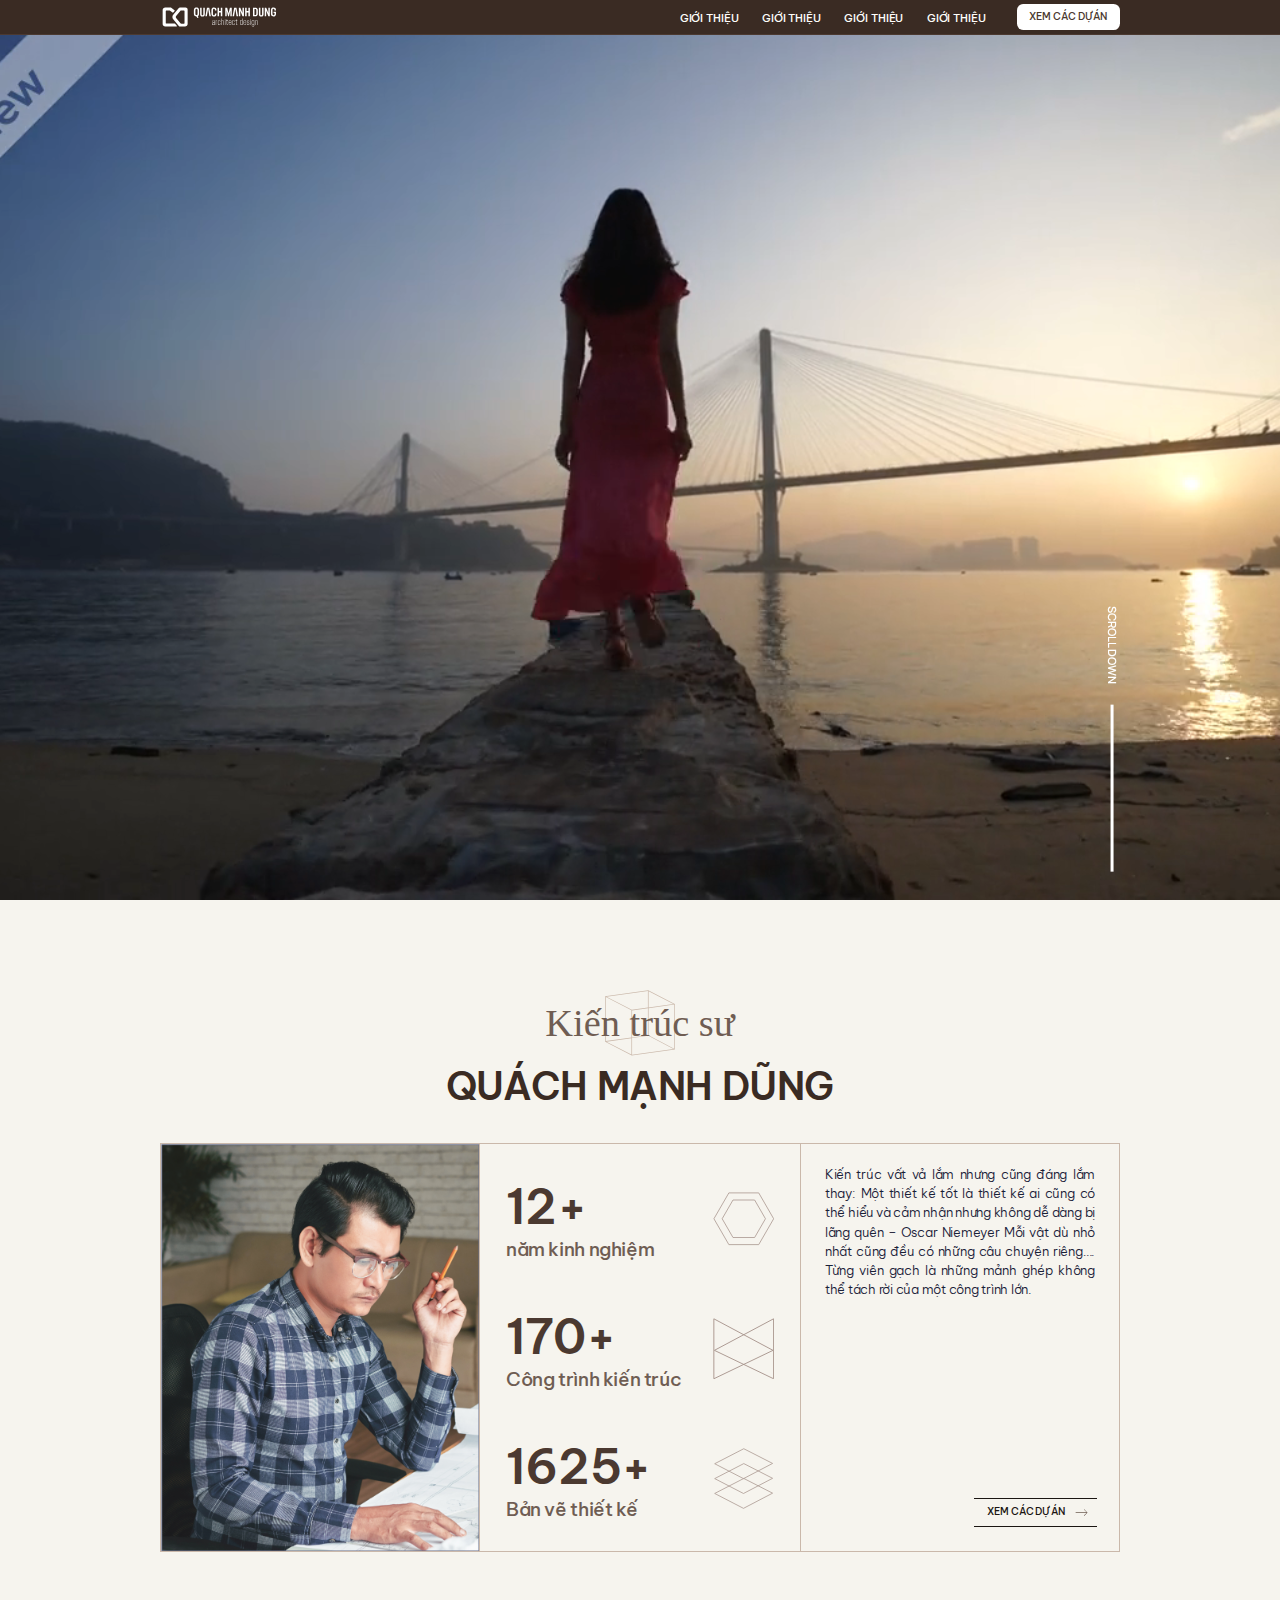
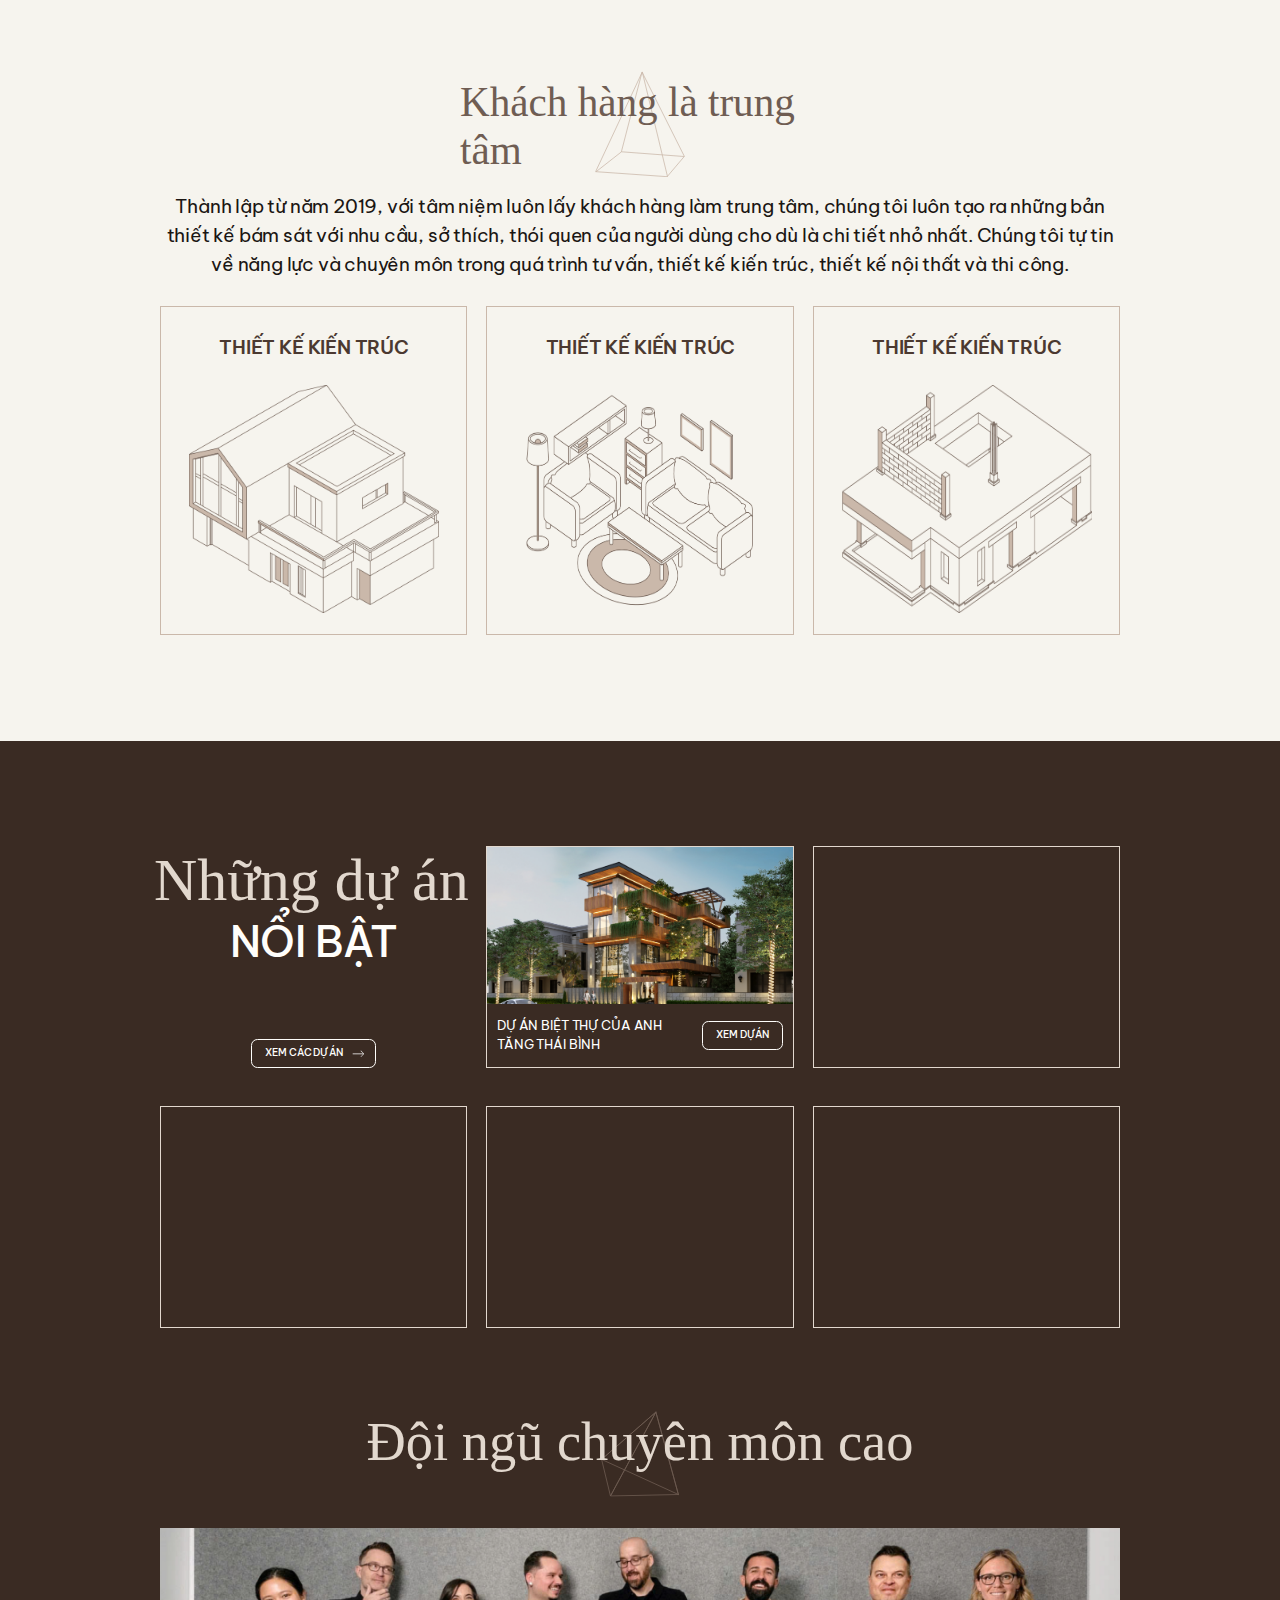
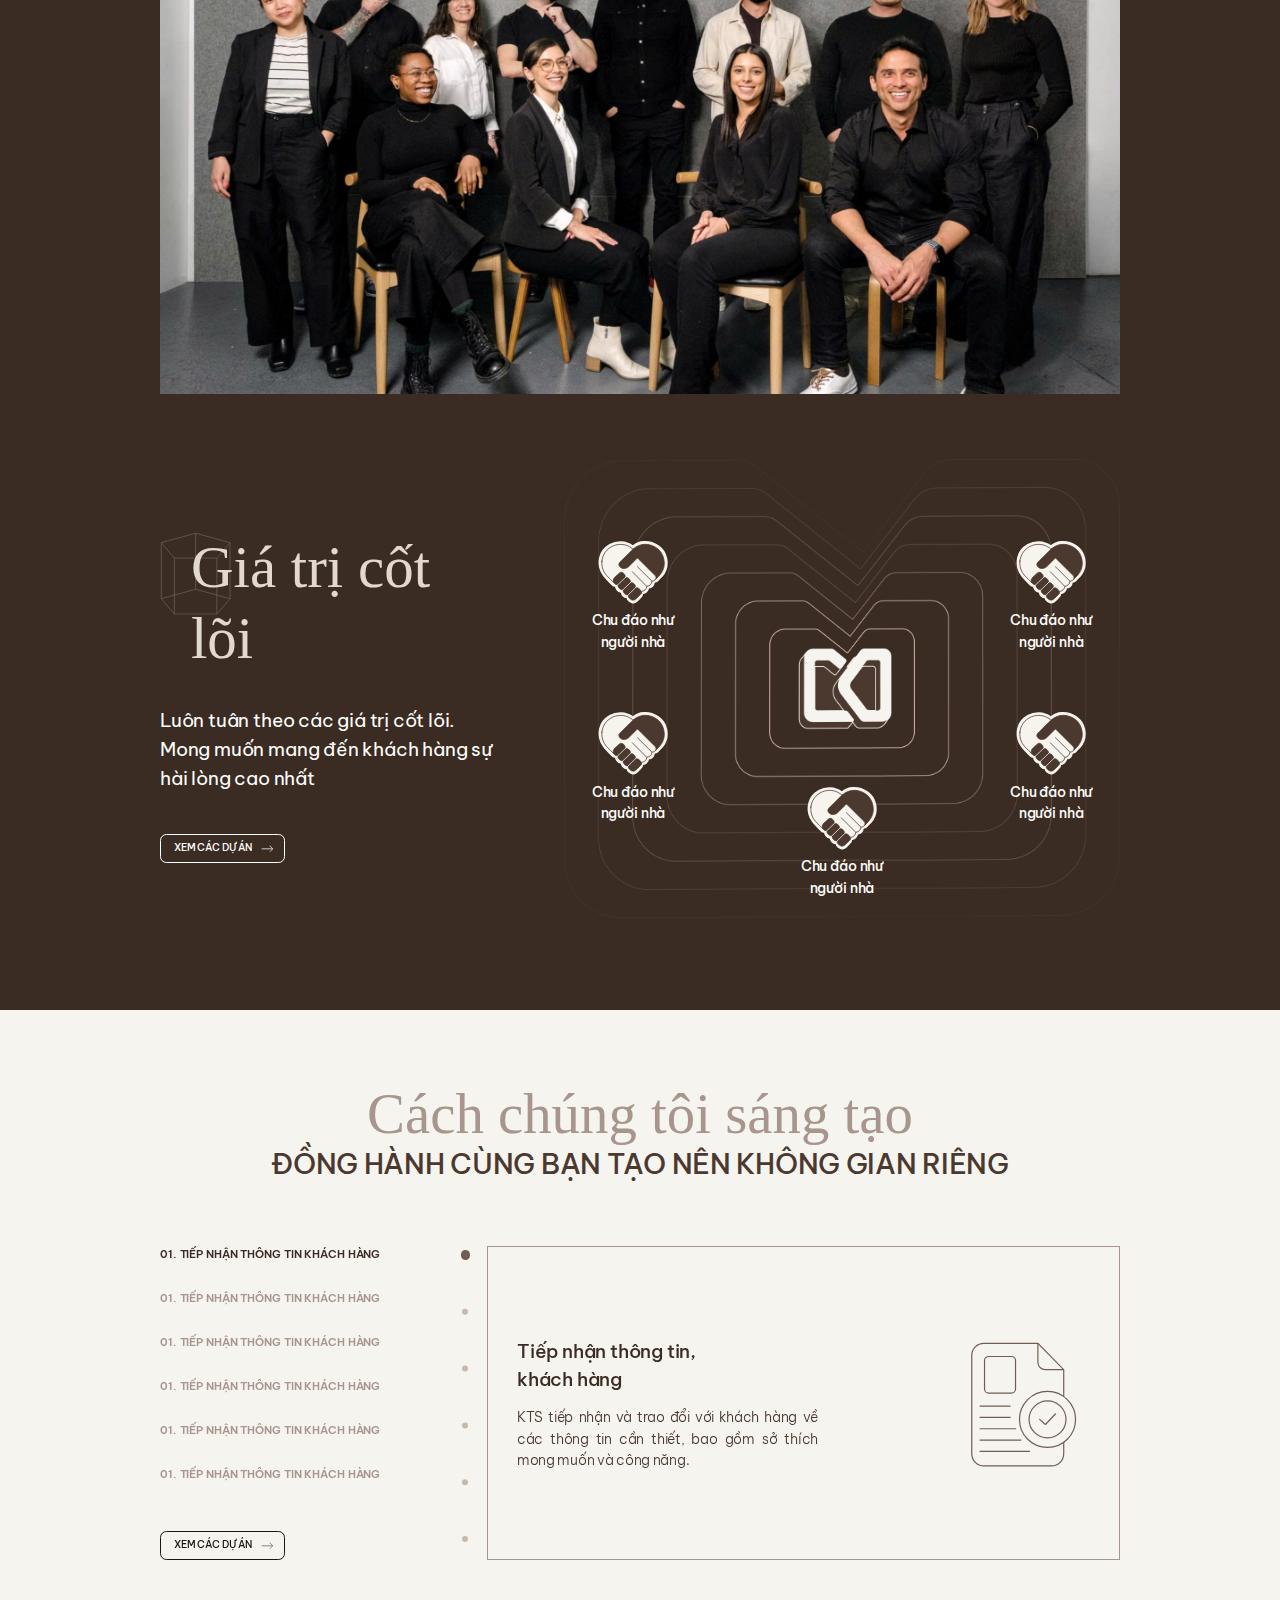
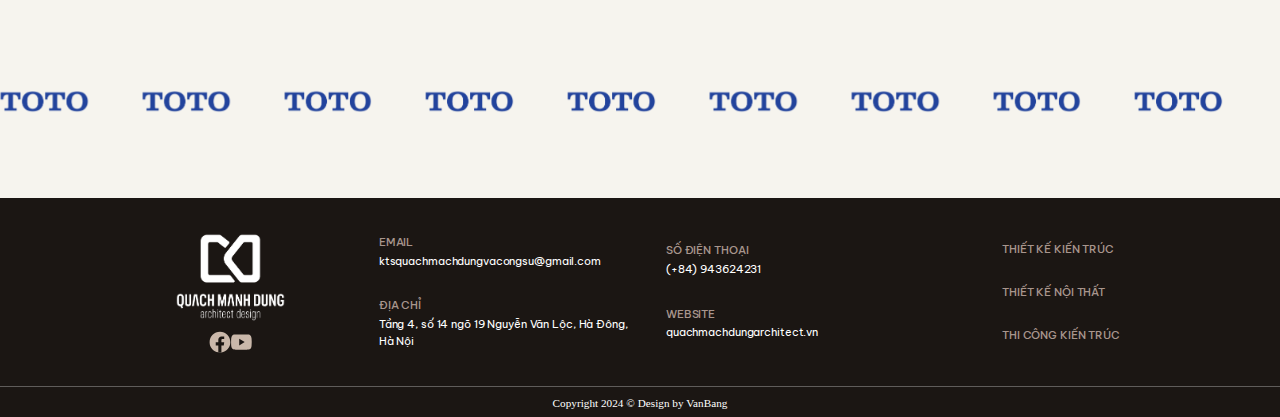
<file: index.html>
<!DOCTYPE html>
<html lang="en">
  <head>
    <meta charset="UTF-8" />
    <meta http-equiv="X-UA-Compatible" content="IE=edge" />
    <meta name="viewport" content="width=device-width, initial-scale=1.0" />
    <link rel="preconnect" href="https://fonts.googleapis.com" />
    <link rel="preconnect" href="https://fonts.gstatic.com" crossorigin />
    <link
      href="https://fonts.googleapis.com/css2?family=Be+Vietnam+Pro:ital,wght@0,100;0,200;0,300;0,400;0,500;0,600;0,700;0,800;0,900;1,100;1,200;1,300;1,400;1,500;1,600;1,700;1,800;1,900&display=swap"
      rel="stylesheet"
    />
    <link rel="preconnect" href="https://fonts.googleapis.com" />
    <link rel="preconnect" href="https://fonts.gstatic.com" crossorigin />
    <link
      href="https://fonts.googleapis.com/css2?family=Manrope:wght@200..800&display=swap"
      rel="stylesheet"
    />
    <link
      rel="stylesheet"
      href="https://cdn.jsdelivr.net/npm/swiper@11/swiper-bundle.min.css"
    />
    <link rel="stylesheet" href="./style.css" />
    <title>Document</title>
  </head>
  <body>
    <header class="header">
      <div class="container header_warper">
        <img class="header_logo" src="./logo.svg" alt="" />
        <div class="mega_memu">
          <div class="menu">
            <div class="btn_warpper">
              <a href="/" class="menu_btn">
                <p class="nav_content">Giới thiệu</p>
                <p class="nav_content_hover">Giới thiệu</p>
              </a>
              <div id="gioithieu_child" class="mega_memu_child">
                <div class="container memu_child_content">
                  <p class="memu_child_title">Dự án</p>
                  <div class="memu_child_list">
                    <a class="memu_child_listItem" href="/"
                      ><p>THIẾT KẾ NỘI THẤT</p>
                      <ul>
                        <li>Phong cách hiện đại</li>
                        <li>Phong cách hiện đại</li>
                        <li>Phong cách hiện đại</li>
                        <li>Phong cách hiện đại</li>
                      </ul>
                    </a>
                    <a class="memu_child_listItem" href="/"
                      >THIẾT KẾ NỘI THẤT</a
                    >
                    <a class="memu_child_listItem" href="/"
                      >THIẾT KẾ NỘI THẤT</a
                    >
                  </div>
                </div>
              </div>
            </div>
            <a href="/" class="menu_btn">
              <p class="nav_content">Giới thiệu</p>
              <p class="nav_content_hover">Giới thiệu</p>
            </a>
            <a href="/" class="menu_btn">
              <p class="nav_content">Giới thiệu</p>
              <p class="nav_content_hover">Giới thiệu</p>
            </a>
            <a href="/" class="menu_btn">
              <p class="nav_content">Giới thiệu</p>
              <p class="nav_content_hover">Giới thiệu</p>
            </a>
          </div>
          <div class="header_contact">xem các dự án</div>
        </div>
        <div class="menu_mb">
          <img src="./Frame 1000007545.png" alt="" />
        </div>
      </div>
    </header>
    <section id="banner" class="banner">
      <div class="banner_nav_mb">
        <p class="banner_content_title_mb">KTS. Quách Mạnh Dũng và cộng sự</p>
      </div>
      <video
        loop
        muted
        autoplay
        playsinline
        webkit-playsinline
        class="banner_video"
        src="./banner.mp4"
      ></video>
      <div class="banner_content_wapper container">
        <div class="banner_content">
          <p class="banner_content_title">KTS. Quách Mạnh Dũng và cộng sự</p>
          <p class="banner_content_label">Không gian lý tưởng</p>
          <p class="banner_content_descript">Khoảnh khắc trọn vẹn</p>
        </div>
        <div class="banner_content_action">
          <p class="banner_content_action_text">scroll down</p>
          <div class="loading_line_wrapper">
            <div class="loading_line">
              <div class="loading_line_inner loading_line_inner--1"></div>
              <div class="loading_line_inner loading_line_inner--2"></div>
            </div>
          </div>
        </div>
      </div>
    </section>
    <section class="QMD">
      <div class="QMD_title">
        <svg
          xmlns="http://www.w3.org/2000/svg"
          width="90"
          height="84"
          viewBox="0 0 90 84"
          fill="none"
        >
          <path
            fill-rule="evenodd"
            clip-rule="evenodd"
            d="M0.793043 7.7752L55.4885 0.333984L55.4958 0.387581L55.5197 0.341059L89.2505 17.6705L89.2166 17.7365H89.2837L89.2841 75.6377H89.2169L89.2242 75.6918L34.4918 83.0372L34.4866 82.999L34.4688 83.0337L0.769777 65.7139L0.798087 65.6588H0.716797V7.84781H0.802922L0.793043 7.7752ZM55.9282 22.1541V1.53077L87.4179 17.7089L55.9282 22.1541ZM2.41272 65.5784L34.0723 81.85V61.1806L2.41272 65.5784ZM1.58834 64.813L34.0723 60.3007V25.8469L1.58834 8.9481V64.813ZM2.47349 8.42615L34.6392 25.1594L55.0566 22.2771V1.27231L2.47349 8.42615ZM34.9438 61.0595V82.0972L87.5103 75.0425L55.5619 58.1955L34.9438 61.0595ZM55.9282 57.4033L88.4125 74.5329L88.4121 18.4487L55.9282 23.0343V57.4033ZM55.0566 57.3857L34.9438 60.1796V25.9966L55.0566 23.1573V57.3857Z"
            fill="#CAB8AA"
          />
        </svg>
        <p>Kiến trúc sư</p>
      </div>
      <h2 class="QMD_h2">QUÁCH MẠNH DŨNG</h2>
      <div class="container QMD_box">
        <div class="QMD_box_item QMD_box_item1">
          <img src="./QMD_avt.jpg" alt="" />
        </div>
        <div class="QMD_box_item QMD_box_item2">
          <div class="QMD_box_item2_wapper">
            <div class="QMD_item_wapper_content">
              <p class="QMD_item_content_text1">12+</p>
              <p class="QMD_item_content_text2">năm kinh nghiệm</p>
            </div>
            <svg
              xmlns="http://www.w3.org/2000/svg"
              width="78"
              height="78"
              viewBox="0 0 78 78"
              fill="none"
            >
              <path
                d="M20.1165 71.7969L1.18086 38.9994L20.1165 6.20202L57.9877 6.20202L76.9233 38.9994L57.9877 71.7969L20.1165 71.7969Z"
                stroke="#A8958D"
              />
              <path
                d="M25.3417 62.7725L11.6145 38.9963L25.3417 15.22L52.7961 15.22L66.5234 38.9963L52.7961 62.7725L25.3417 62.7725Z"
                stroke="#A8958D"
              />
            </svg>
          </div>
          <div class="QMD_box_item2_wapper">
            <div class="QMD_item_wapper_content">
              <p class="QMD_item_content_text1">170+</p>
              <p class="QMD_item_content_text2">Công trình kiến trúc</p>
            </div>
            <svg
              xmlns="http://www.w3.org/2000/svg"
              width="66"
              height="66"
              viewBox="0 0 66 66"
              fill="none"
            >
              <path
                d="M1.50985 34.7129L64.9883 65.1797V0.858954L1.50985 34.7129Z"
                stroke="#A8958D"
              />
              <path
                d="M64.3925 34.7129L0.914062 65.1797V0.858954L64.3925 34.7129Z"
                stroke="#A8958D"
              />
            </svg>
          </div>
          <div class="QMD_box_item2_wapper">
            <div class="QMD_item_wapper_content">
              <p class="QMD_item_content_text1">1625+</p>
              <p class="QMD_item_content_text2">Bản vẽ thiết kế</p>
            </div>
            <svg
              xmlns="http://www.w3.org/2000/svg"
              width="79"
              height="81"
              viewBox="0 0 79 81"
              fill="none"
            >
              <path
                d="M1.23959 20.7138L39.548 0.957444L77.4567 20.3206L39.1484 40.3309L1.23959 20.7138Z"
                stroke="#A8958D"
              />
              <path
                d="M1.23959 40.2881L39.548 20.5317L77.4567 39.8948L39.1484 59.9051L1.23959 40.2881Z"
                stroke="#A8958D"
              />
              <path
                d="M1.23959 59.8545L39.548 40.0981L77.4567 59.4612L39.1484 79.4715L1.23959 59.8545Z"
                stroke="#A8958D"
              />
            </svg>
          </div>
        </div>
        <div class="QMD_box_item QMD_box_item3">
          <p class="QMD_box_item3_content">
            Kiến trúc vất vả lắm nhưng cũng đáng lắm thay: Một thiết kế tốt là
            thiết kế ai cũng có thể hiểu và cảm nhận nhưng không dễ dàng bị lãng
            quên – Oscar Niemeyer Mỗi vật dù nhỏ nhất cũng đều có những câu
            chuyện riêng…. Từng viên gạch là những mảnh ghép không thể tách rời
            của một công trình lớn.
          </p>
          <a class="btn_loai2" href="/">
            xem các dự án
            <svg
              xmlns="http://www.w3.org/2000/svg"
              width="22"
              height="24"
              viewBox="0 0 22 24"
              fill="none"
            >
              <g clip-path="url(#clip0_51_3192)">
                <path
                  fill-rule="evenodd"
                  clip-rule="evenodd"
                  d="M18.3894 12.4125L4.80469 12.4126V11.7126L18.5144 11.7125L15.0885 8.2866L15.5834 7.79163L19.5444 11.7526L19.7918 12.0001L19.5444 12.2475L15.5834 16.2085L15.0885 15.7135L18.3894 12.4125Z"
                  fill="#6F5D53"
                />
              </g>
              <defs>
                <clipPath id="clip0_51_3192">
                  <rect
                    width="24"
                    height="24"
                    fill="white"
                    transform="translate(0.5)"
                  />
                </clipPath>
              </defs>
            </svg>
          </a>
        </div>
      </div>
    </section>
    <section class="quytrinh">
      <div class="qt_title">
        <svg
          xmlns="http://www.w3.org/2000/svg"
          width="116"
          height="138"
          viewBox="0 0 116 138"
          fill="none"
        >
          <path
            d="M60.9426 2.47266L1.07812 130.445L93.3283 136.922L60.9426 2.47266Z"
            stroke="#CAB8AA"
          />
          <path
            d="M60.75 2.86719L114.922 110.82L93.1357 136.532"
            stroke="#CAB8AA"
          />
          <path
            d="M60.5481 2.86719L34.0507 105.128L1.46875 130.644"
            stroke="#CAB8AA"
          />
          <path d="M114.725 111.014L34.0547 104.93" stroke="#CAB8AA" />
        </svg>
        <p>Khách hàng là trung tâm</p>
      </div>
      <p class="container qt_descripts">
        Thành lập từ năm 2019, với tâm niệm luôn lấy khách hàng làm trung tâm,
        chúng tôi luôn tạo ra những bản thiết kế bám sát với nhu cầu, sở thích,
        thói quen của người dùng cho dù là chi tiết nhỏ nhất. Chúng tôi tự tin
        về năng lực và chuyên môn trong quá trình tư vấn, thiết kế kiến trúc,
        thiết kế nội thất và thi công.
      </p>
      <div class="container qt_list">
        <div class="qt_list_item">
          <div class="menu_btn">
            <p class="nav_content">THIẾT KẾ KIẾN TRÚC</p>
            <p class="nav_content_hover">THIẾT KẾ KIẾN TRÚC</p>
          </div>
          <img src="./Layer_1_home.png" alt="" />
        </div>
        <div class="qt_list_item">
          <div class="menu_btn">
            <p class="nav_content">THIẾT KẾ KIẾN TRÚC</p>
            <p class="nav_content_hover">THIẾT KẾ KIẾN TRÚC</p>
          </div>
          <img src="./Layer_2_home.png" alt="" />
        </div>
        <div class="qt_list_item">
          <div class="menu_btn">
            <p class="nav_content">THIẾT KẾ KIẾN TRÚC</p>
            <p class="nav_content_hover">THIẾT KẾ KIẾN TRÚC</p>
          </div>
          <img src="./Layer_3_home.png" alt="" />
        </div>
      </div>
    </section>
    <section class="noibat">
      <p class="noibat_title_mb">Những dự án nổi bật</p>
      <div class="container noibat_content">
        <div class="noibat_item">
          <p class="noibat_item_text1">Những dự án</p>
          <p class="noibat_item_text2">nổi bật</p>
          <a href="/" class="btn_loai1">
            <p>xem các dự án</p>
            <svg
              xmlns="http://www.w3.org/2000/svg"
              width="24"
              height="25"
              viewBox="0 0 24 25"
              fill="none"
            >
              <g clip-path="url(#clip0_1_23427)">
                <path
                  fill-rule="evenodd"
                  clip-rule="evenodd"
                  d="M17.8894 13.2015L4.30469 13.2015V12.5015L18.0144 12.5015L14.5885 9.07554L15.0834 8.58057L19.0444 12.5415L19.2918 12.789L19.0444 13.0365L15.0834 16.9974L14.5885 16.5024L17.8894 13.2015Z"
                  fill="#6F5D53"
                />
              </g>
              <defs>
                <clipPath id="clip0_1_23427">
                  <rect
                    width="24"
                    height="24"
                    fill="white"
                    transform="translate(0 0.789062)"
                  />
                </clipPath>
              </defs>
            </svg>
          </a>
        </div>
        <div class="noibat_item">
          <div class="noibat_item_img">
            <img src="./ảnh.jpg" alt="" />
          </div>
          <div class="noibat_item_title">
            <div class="menu_btn">
              <p class="nav_content">Dự án Biệt thự của anh Tăng Thái Bình</p>
              <p class="nav_content_hover">
                Dự án Biệt thự của anh Tăng Thái Bình
              </p>
            </div>
            <a href="/" class="btn_loai1">
              <p>xem dự án</p>
              <svg
                xmlns="http://www.w3.org/2000/svg"
                width="24"
                height="25"
                viewBox="0 0 24 25"
                fill="none"
              >
                <g clip-path="url(#clip0_1_23427)">
                  <path
                    fill-rule="evenodd"
                    clip-rule="evenodd"
                    d="M17.8894 13.2015L4.30469 13.2015V12.5015L18.0144 12.5015L14.5885 9.07554L15.0834 8.58057L19.0444 12.5415L19.2918 12.789L19.0444 13.0365L15.0834 16.9974L14.5885 16.5024L17.8894 13.2015Z"
                    fill="#6F5D53"
                  />
                </g>
                <defs>
                  <clipPath id="clip0_1_23427">
                    <rect
                      width="24"
                      height="24"
                      fill="white"
                      transform="translate(0 0.789062)"
                    />
                  </clipPath>
                </defs>
              </svg>
            </a>
          </div>
        </div>
        <div class="noibat_item"></div>
        <div class="noibat_item"></div>
        <div class="noibat_item"></div>
        <div class="noibat_item"></div>
      </div>
      <a href="/" class="btn_loai1">
        <p>xem các dự án</p>
        <svg
          xmlns="http://www.w3.org/2000/svg"
          width="24"
          height="25"
          viewBox="0 0 24 25"
          fill="none"
        >
          <g clip-path="url(#clip0_1_23427)">
            <path
              fill-rule="evenodd"
              clip-rule="evenodd"
              d="M17.8894 13.2015L4.30469 13.2015V12.5015L18.0144 12.5015L14.5885 9.07554L15.0834 8.58057L19.0444 12.5415L19.2918 12.789L19.0444 13.0365L15.0834 16.9974L14.5885 16.5024L17.8894 13.2015Z"
              fill="#6F5D53"
            />
          </g>
          <defs>
            <clipPath id="clip0_1_23427">
              <rect
                width="24"
                height="24"
                fill="white"
                transform="translate(0 0.789062)"
              />
            </clipPath>
          </defs>
        </svg>
      </a>
    </section>
    <section class="doingu">
      <div class="doingu_title">
        <svg
          xmlns="http://www.w3.org/2000/svg"
          width="99"
          height="109"
          viewBox="0 0 99 109"
          fill="none"
        >
          <g clip-path="url(#clip0_1_456)">
            <path
              d="M69.5256 1.37891L12.2109 107.246L97.9407 105.369L69.5256 1.37891Z"
              stroke="#6F5D53"
              stroke-linecap="round"
              stroke-linejoin="round"
            />
            <path
              d="M69.5332 1.37891L1.05469 61.085L12.2185 107.246L69.5332 1.37891Z"
              stroke="#6F5D53"
              stroke-linecap="round"
              stroke-linejoin="round"
            />
            <path
              d="M97.9483 105.369L1.05469 61.085L69.5332 1.37891L97.9483 105.369Z"
              stroke="#6F5D53"
              stroke-linecap="round"
              stroke-linejoin="round"
            />
          </g>
          <defs>
            <clipPath id="clip0_1_456">
              <rect
                width="99"
                height="108"
                fill="white"
                transform="translate(0 0.3125)"
              />
            </clipPath>
          </defs>
        </svg>
        <p>Đội ngũ chuyên môn cao</p>
      </div>
      <img class="container" src="./doingu.jpg" alt="" />
    </section>
    <section class="giatricotloi">
      <div class="container gtcl_wapper">
        <div class="gtcl_wapper1">
          <div class="gtcl_title">
            <p>Giá trị cốt lõi</p>
            <svg
              xmlns="http://www.w3.org/2000/svg"
              width="91"
              height="105"
              viewBox="0 0 91 105"
              fill="none"
            >
              <g clip-path="url(#clip0_1_465)">
                <path
                  d="M45.0326 1.4375L1.5625 13.4401L18.1779 32.8542H71.9044L88.5198 13.4401L45.0326 1.4375Z"
                  stroke="#6F5D53"
                  stroke-miterlimit="10"
                />
                <path
                  d="M45.0326 72.2656L1.5625 84.2683L18.1779 103.682H71.9044L88.5198 84.2683L45.0326 72.2656Z"
                  stroke="#6F5D53"
                  stroke-miterlimit="10"
                />
                <path
                  d="M88.5156 13.4414V84.2708"
                  stroke="#6F5D53"
                  stroke-miterlimit="10"
                />
                <path
                  d="M45.0469 1.4375V72.2669"
                  stroke="#6F5D53"
                  stroke-miterlimit="10"
                />
                <path
                  d="M71.8984 32.8555V103.685"
                  stroke="#6F5D53"
                  stroke-miterlimit="10"
                />
                <path
                  d="M18.1797 32.8555V103.685"
                  stroke="#6F5D53"
                  stroke-miterlimit="10"
                />
                <path
                  d="M1.5625 13.4414V84.2708"
                  stroke="#6F5D53"
                  stroke-miterlimit="10"
                />
              </g>
              <defs>
                <clipPath id="clip0_1_465">
                  <rect
                    width="90"
                    height="104"
                    fill="white"
                    transform="translate(0.0390625 0.542969)"
                  />
                </clipPath>
              </defs>
            </svg>
          </div>
          <p class="gtcl_descript">
            Luôn tuân theo các giá trị cốt lõi. Mong muốn mang đến khách hàng sự
            hài lòng cao nhất
          </p>
          <a href="/" class="btn_loai1">
            <p>xem các dự án</p>
            <svg
              xmlns="http://www.w3.org/2000/svg"
              width="24"
              height="25"
              viewBox="0 0 24 25"
              fill="none"
            >
              <g clip-path="url(#clip0_1_23427)">
                <path
                  fill-rule="evenodd"
                  clip-rule="evenodd"
                  d="M17.8894 13.2015L4.30469 13.2015V12.5015L18.0144 12.5015L14.5885 9.07554L15.0834 8.58057L19.0444 12.5415L19.2918 12.789L19.0444 13.0365L15.0834 16.9974L14.5885 16.5024L17.8894 13.2015Z"
                  fill="#6F5D53"
                />
              </g>
              <defs>
                <clipPath id="clip0_1_23427">
                  <rect
                    width="24"
                    height="24"
                    fill="white"
                    transform="translate(0 0.789062)"
                  />
                </clipPath>
              </defs>
            </svg>
          </a>
        </div>
        <div class="gtcl_wapper2">
          <img class="bg_gtcl" src="./Layer_1.png" alt="" />
          <div class="gtcl_wapper2_item1">
            <img src="./item1.svg" alt="" />
            <p class="gtcl_item_text">Chu đáo như người nhà</p>
          </div>
          <div class="gtcl_wapper2_item2">
            <img src="./item1.svg" alt="" />
            <p class="gtcl_item_text">Chu đáo như người nhà</p>
          </div>
          <div class="gtcl_wapper2_item3">
            <img src="./item1.svg" alt="" />
            <p class="gtcl_item_text">Chu đáo như người nhà</p>
          </div>
          <div class="gtcl_wapper2_item4">
            <img src="./item1.svg" alt="" />
            <p class="gtcl_item_text">Chu đáo như người nhà</p>
          </div>
          <div class="gtcl_wapper2_item5">
            <img src="./item1.svg" alt="" />
            <p class="gtcl_item_text">Chu đáo như người nhà</p>
          </div>
        </div>
      </div>
    </section>
    <section class="cachst">
      <div class="cachst_title">
        <p>Cách chúng tôi sáng tạo</p>
        <span> Đồng hành cùng bạn tạo nên không gian riêng</span>
      </div>
      <div class="slider_sticky container">
        <div class="swiper mySwiper2">
          <div class="swiper-wrapper">
            <div class="swiper-slide">
              <div class="slideview">
                <div class="slideview1">
                  <p class="slideview1_title">
                    Tiếp nhận thông tin, khách hàng
                  </p>
                  <p class="slideview1_descripts">
                    KTS tiếp nhận và trao đổi với khách hàng về các thông tin
                    cần thiết, bao gồm sở thích mong muốn và công năng.
                  </p>
                </div>
                <div class="slideview2_img">
                  <svg
                    xmlns="http://www.w3.org/2000/svg"
                    width="135"
                    height="159"
                    viewBox="0 0 135 159"
                    fill="none"
                  >
                    <path
                      d="M118.231 69.2685V35.046L85.2906 1.44531H16.4615C7.91319 1.44531 0.949219 8.37938 0.949219 16.9732V142.229C0.949219 150.786 7.87634 157.757 16.4615 157.757H102.719C111.267 157.757 118.231 150.823 118.231 142.229V127.562"
                      stroke="#6F5D53"
                      stroke-width="1.5"
                      stroke-miterlimit="10"
                    />
                    <path
                      d="M85.2969 1.44531V25.6777C85.2969 30.8413 89.4605 35.0092 94.619 35.0092H118.201"
                      stroke="#6F5D53"
                      stroke-width="1.5"
                      stroke-miterlimit="10"
                    />
                    <path
                      d="M51.5171 64.8588H22.519C19.6082 64.8588 17.25 62.4983 17.25 59.5845V23.5126C17.25 20.5988 19.6082 18.2383 22.519 18.2383H51.5171C54.428 18.2383 56.7862 20.5988 56.7862 23.5126V59.6214C56.7862 62.4983 54.428 64.8588 51.5171 64.8588Z"
                      stroke="#6F5D53"
                      stroke-width="1.5"
                      stroke-miterlimit="10"
                    />
                    <path
                      d="M11.6016 81.4883H49.885"
                      stroke="#6F5D53"
                      stroke-width="1.5"
                      stroke-miterlimit="10"
                      stroke-linecap="round"
                      stroke-linejoin="round"
                    />
                    <path
                      d="M11.6016 95.9492H49.885"
                      stroke="#6F5D53"
                      stroke-width="1.5"
                      stroke-miterlimit="10"
                      stroke-linecap="round"
                      stroke-linejoin="round"
                    />
                    <path
                      d="M11.6016 110.359H56.7752"
                      stroke="#6F5D53"
                      stroke-width="1.5"
                      stroke-miterlimit="10"
                      stroke-linecap="round"
                      stroke-linejoin="round"
                    />
                    <path
                      d="M11.6016 124.82H63.6655"
                      stroke="#6F5D53"
                      stroke-width="1.5"
                      stroke-miterlimit="10"
                      stroke-linecap="round"
                      stroke-linejoin="round"
                    />
                    <path
                      d="M11.6016 139.246H74.6457"
                      stroke="#6F5D53"
                      stroke-width="1.5"
                      stroke-miterlimit="10"
                      stroke-linecap="round"
                      stroke-linejoin="round"
                    />
                    <path
                      d="M97.5652 134.222C117.304 134.222 133.306 118.204 133.306 98.4448C133.306 78.6858 117.304 62.668 97.5652 62.668C77.826 62.668 61.8242 78.6858 61.8242 98.4448C61.8242 118.204 77.826 134.222 97.5652 134.222Z"
                      stroke="#6F5D53"
                      stroke-width="1.5"
                      stroke-miterlimit="10"
                    />
                    <path
                      d="M97.5666 121.973C110.55 121.973 121.075 111.438 121.075 98.4417C121.075 85.4456 110.55 74.9102 97.5666 74.9102C84.5835 74.9102 74.0586 85.4456 74.0586 98.4417C74.0586 111.438 84.5835 121.973 97.5666 121.973Z"
                      stroke="#6F5D53"
                      stroke-width="1.5"
                      stroke-miterlimit="10"
                    />
                    <path
                      d="M87.5156 98.4441L94.8849 104.936L107.597 91.5469"
                      stroke="#6F5D53"
                      stroke-width="1.5"
                      stroke-miterlimit="10"
                      stroke-linecap="round"
                      stroke-linejoin="round"
                    />
                  </svg>
                </div>
              </div>
            </div>
            <div class="swiper-slide">
              <div class="slideview">
                <div class="slideview1">
                  <p class="slideview1_title">
                    Tiếp nhận thông tin, khách hàng
                  </p>
                  <p class="slideview1_descripts">
                    KTS tiếp nhận và trao đổi với khách hàng về các thông tin
                    cần thiết, bao gồm sở thích mong muốn và công năng.
                  </p>
                </div>
                <div class="slideview2_img">
                  <svg
                    xmlns="http://www.w3.org/2000/svg"
                    width="135"
                    height="159"
                    viewBox="0 0 135 159"
                    fill="none"
                  >
                    <path
                      d="M118.231 69.2685V35.046L85.2906 1.44531H16.4615C7.91319 1.44531 0.949219 8.37938 0.949219 16.9732V142.229C0.949219 150.786 7.87634 157.757 16.4615 157.757H102.719C111.267 157.757 118.231 150.823 118.231 142.229V127.562"
                      stroke="#6F5D53"
                      stroke-width="1.5"
                      stroke-miterlimit="10"
                    />
                    <path
                      d="M85.2969 1.44531V25.6777C85.2969 30.8413 89.4605 35.0092 94.619 35.0092H118.201"
                      stroke="#6F5D53"
                      stroke-width="1.5"
                      stroke-miterlimit="10"
                    />
                    <path
                      d="M51.5171 64.8588H22.519C19.6082 64.8588 17.25 62.4983 17.25 59.5845V23.5126C17.25 20.5988 19.6082 18.2383 22.519 18.2383H51.5171C54.428 18.2383 56.7862 20.5988 56.7862 23.5126V59.6214C56.7862 62.4983 54.428 64.8588 51.5171 64.8588Z"
                      stroke="#6F5D53"
                      stroke-width="1.5"
                      stroke-miterlimit="10"
                    />
                    <path
                      d="M11.6016 81.4883H49.885"
                      stroke="#6F5D53"
                      stroke-width="1.5"
                      stroke-miterlimit="10"
                      stroke-linecap="round"
                      stroke-linejoin="round"
                    />
                    <path
                      d="M11.6016 95.9492H49.885"
                      stroke="#6F5D53"
                      stroke-width="1.5"
                      stroke-miterlimit="10"
                      stroke-linecap="round"
                      stroke-linejoin="round"
                    />
                    <path
                      d="M11.6016 110.359H56.7752"
                      stroke="#6F5D53"
                      stroke-width="1.5"
                      stroke-miterlimit="10"
                      stroke-linecap="round"
                      stroke-linejoin="round"
                    />
                    <path
                      d="M11.6016 124.82H63.6655"
                      stroke="#6F5D53"
                      stroke-width="1.5"
                      stroke-miterlimit="10"
                      stroke-linecap="round"
                      stroke-linejoin="round"
                    />
                    <path
                      d="M11.6016 139.246H74.6457"
                      stroke="#6F5D53"
                      stroke-width="1.5"
                      stroke-miterlimit="10"
                      stroke-linecap="round"
                      stroke-linejoin="round"
                    />
                    <path
                      d="M97.5652 134.222C117.304 134.222 133.306 118.204 133.306 98.4448C133.306 78.6858 117.304 62.668 97.5652 62.668C77.826 62.668 61.8242 78.6858 61.8242 98.4448C61.8242 118.204 77.826 134.222 97.5652 134.222Z"
                      stroke="#6F5D53"
                      stroke-width="1.5"
                      stroke-miterlimit="10"
                    />
                    <path
                      d="M97.5666 121.973C110.55 121.973 121.075 111.438 121.075 98.4417C121.075 85.4456 110.55 74.9102 97.5666 74.9102C84.5835 74.9102 74.0586 85.4456 74.0586 98.4417C74.0586 111.438 84.5835 121.973 97.5666 121.973Z"
                      stroke="#6F5D53"
                      stroke-width="1.5"
                      stroke-miterlimit="10"
                    />
                    <path
                      d="M87.5156 98.4441L94.8849 104.936L107.597 91.5469"
                      stroke="#6F5D53"
                      stroke-width="1.5"
                      stroke-miterlimit="10"
                      stroke-linecap="round"
                      stroke-linejoin="round"
                    />
                  </svg>
                </div>
              </div>
            </div>
            <div class="swiper-slide">
              <div class="slideview">
                <div class="slideview1">
                  <p class="slideview1_title">
                    Tiếp nhận thông tin, khách hàng
                  </p>
                  <p class="slideview1_descripts">
                    KTS tiếp nhận và trao đổi với khách hàng về các thông tin
                    cần thiết, bao gồm sở thích mong muốn và công năng.
                  </p>
                </div>
                <div class="slideview2_img">
                  <svg
                    xmlns="http://www.w3.org/2000/svg"
                    width="135"
                    height="159"
                    viewBox="0 0 135 159"
                    fill="none"
                  >
                    <path
                      d="M118.231 69.2685V35.046L85.2906 1.44531H16.4615C7.91319 1.44531 0.949219 8.37938 0.949219 16.9732V142.229C0.949219 150.786 7.87634 157.757 16.4615 157.757H102.719C111.267 157.757 118.231 150.823 118.231 142.229V127.562"
                      stroke="#6F5D53"
                      stroke-width="1.5"
                      stroke-miterlimit="10"
                    />
                    <path
                      d="M85.2969 1.44531V25.6777C85.2969 30.8413 89.4605 35.0092 94.619 35.0092H118.201"
                      stroke="#6F5D53"
                      stroke-width="1.5"
                      stroke-miterlimit="10"
                    />
                    <path
                      d="M51.5171 64.8588H22.519C19.6082 64.8588 17.25 62.4983 17.25 59.5845V23.5126C17.25 20.5988 19.6082 18.2383 22.519 18.2383H51.5171C54.428 18.2383 56.7862 20.5988 56.7862 23.5126V59.6214C56.7862 62.4983 54.428 64.8588 51.5171 64.8588Z"
                      stroke="#6F5D53"
                      stroke-width="1.5"
                      stroke-miterlimit="10"
                    />
                    <path
                      d="M11.6016 81.4883H49.885"
                      stroke="#6F5D53"
                      stroke-width="1.5"
                      stroke-miterlimit="10"
                      stroke-linecap="round"
                      stroke-linejoin="round"
                    />
                    <path
                      d="M11.6016 95.9492H49.885"
                      stroke="#6F5D53"
                      stroke-width="1.5"
                      stroke-miterlimit="10"
                      stroke-linecap="round"
                      stroke-linejoin="round"
                    />
                    <path
                      d="M11.6016 110.359H56.7752"
                      stroke="#6F5D53"
                      stroke-width="1.5"
                      stroke-miterlimit="10"
                      stroke-linecap="round"
                      stroke-linejoin="round"
                    />
                    <path
                      d="M11.6016 124.82H63.6655"
                      stroke="#6F5D53"
                      stroke-width="1.5"
                      stroke-miterlimit="10"
                      stroke-linecap="round"
                      stroke-linejoin="round"
                    />
                    <path
                      d="M11.6016 139.246H74.6457"
                      stroke="#6F5D53"
                      stroke-width="1.5"
                      stroke-miterlimit="10"
                      stroke-linecap="round"
                      stroke-linejoin="round"
                    />
                    <path
                      d="M97.5652 134.222C117.304 134.222 133.306 118.204 133.306 98.4448C133.306 78.6858 117.304 62.668 97.5652 62.668C77.826 62.668 61.8242 78.6858 61.8242 98.4448C61.8242 118.204 77.826 134.222 97.5652 134.222Z"
                      stroke="#6F5D53"
                      stroke-width="1.5"
                      stroke-miterlimit="10"
                    />
                    <path
                      d="M97.5666 121.973C110.55 121.973 121.075 111.438 121.075 98.4417C121.075 85.4456 110.55 74.9102 97.5666 74.9102C84.5835 74.9102 74.0586 85.4456 74.0586 98.4417C74.0586 111.438 84.5835 121.973 97.5666 121.973Z"
                      stroke="#6F5D53"
                      stroke-width="1.5"
                      stroke-miterlimit="10"
                    />
                    <path
                      d="M87.5156 98.4441L94.8849 104.936L107.597 91.5469"
                      stroke="#6F5D53"
                      stroke-width="1.5"
                      stroke-miterlimit="10"
                      stroke-linecap="round"
                      stroke-linejoin="round"
                    />
                  </svg>
                </div>
              </div>
            </div>
            <div class="swiper-slide">
              <div class="slideview">
                <div class="slideview1">
                  <p class="slideview1_title">
                    Tiếp nhận thông tin, khách hàng
                  </p>
                  <p class="slideview1_descripts">
                    KTS tiếp nhận và trao đổi với khách hàng về các thông tin
                    cần thiết, bao gồm sở thích mong muốn và công năng.
                  </p>
                </div>
                <div class="slideview2_img">
                  <svg
                    xmlns="http://www.w3.org/2000/svg"
                    width="135"
                    height="159"
                    viewBox="0 0 135 159"
                    fill="none"
                  >
                    <path
                      d="M118.231 69.2685V35.046L85.2906 1.44531H16.4615C7.91319 1.44531 0.949219 8.37938 0.949219 16.9732V142.229C0.949219 150.786 7.87634 157.757 16.4615 157.757H102.719C111.267 157.757 118.231 150.823 118.231 142.229V127.562"
                      stroke="#6F5D53"
                      stroke-width="1.5"
                      stroke-miterlimit="10"
                    />
                    <path
                      d="M85.2969 1.44531V25.6777C85.2969 30.8413 89.4605 35.0092 94.619 35.0092H118.201"
                      stroke="#6F5D53"
                      stroke-width="1.5"
                      stroke-miterlimit="10"
                    />
                    <path
                      d="M51.5171 64.8588H22.519C19.6082 64.8588 17.25 62.4983 17.25 59.5845V23.5126C17.25 20.5988 19.6082 18.2383 22.519 18.2383H51.5171C54.428 18.2383 56.7862 20.5988 56.7862 23.5126V59.6214C56.7862 62.4983 54.428 64.8588 51.5171 64.8588Z"
                      stroke="#6F5D53"
                      stroke-width="1.5"
                      stroke-miterlimit="10"
                    />
                    <path
                      d="M11.6016 81.4883H49.885"
                      stroke="#6F5D53"
                      stroke-width="1.5"
                      stroke-miterlimit="10"
                      stroke-linecap="round"
                      stroke-linejoin="round"
                    />
                    <path
                      d="M11.6016 95.9492H49.885"
                      stroke="#6F5D53"
                      stroke-width="1.5"
                      stroke-miterlimit="10"
                      stroke-linecap="round"
                      stroke-linejoin="round"
                    />
                    <path
                      d="M11.6016 110.359H56.7752"
                      stroke="#6F5D53"
                      stroke-width="1.5"
                      stroke-miterlimit="10"
                      stroke-linecap="round"
                      stroke-linejoin="round"
                    />
                    <path
                      d="M11.6016 124.82H63.6655"
                      stroke="#6F5D53"
                      stroke-width="1.5"
                      stroke-miterlimit="10"
                      stroke-linecap="round"
                      stroke-linejoin="round"
                    />
                    <path
                      d="M11.6016 139.246H74.6457"
                      stroke="#6F5D53"
                      stroke-width="1.5"
                      stroke-miterlimit="10"
                      stroke-linecap="round"
                      stroke-linejoin="round"
                    />
                    <path
                      d="M97.5652 134.222C117.304 134.222 133.306 118.204 133.306 98.4448C133.306 78.6858 117.304 62.668 97.5652 62.668C77.826 62.668 61.8242 78.6858 61.8242 98.4448C61.8242 118.204 77.826 134.222 97.5652 134.222Z"
                      stroke="#6F5D53"
                      stroke-width="1.5"
                      stroke-miterlimit="10"
                    />
                    <path
                      d="M97.5666 121.973C110.55 121.973 121.075 111.438 121.075 98.4417C121.075 85.4456 110.55 74.9102 97.5666 74.9102C84.5835 74.9102 74.0586 85.4456 74.0586 98.4417C74.0586 111.438 84.5835 121.973 97.5666 121.973Z"
                      stroke="#6F5D53"
                      stroke-width="1.5"
                      stroke-miterlimit="10"
                    />
                    <path
                      d="M87.5156 98.4441L94.8849 104.936L107.597 91.5469"
                      stroke="#6F5D53"
                      stroke-width="1.5"
                      stroke-miterlimit="10"
                      stroke-linecap="round"
                      stroke-linejoin="round"
                    />
                  </svg>
                </div>
              </div>
            </div>
            <div class="swiper-slide">
              <div class="slideview">
                <div class="slideview1">
                  <p class="slideview1_title">
                    Tiếp nhận thông tin, khách hàng
                  </p>
                  <p class="slideview1_descripts">
                    KTS tiếp nhận và trao đổi với khách hàng về các thông tin
                    cần thiết, bao gồm sở thích mong muốn và công năng.
                  </p>
                </div>
                <div class="slideview2_img">
                  <svg
                    xmlns="http://www.w3.org/2000/svg"
                    width="135"
                    height="159"
                    viewBox="0 0 135 159"
                    fill="none"
                  >
                    <path
                      d="M118.231 69.2685V35.046L85.2906 1.44531H16.4615C7.91319 1.44531 0.949219 8.37938 0.949219 16.9732V142.229C0.949219 150.786 7.87634 157.757 16.4615 157.757H102.719C111.267 157.757 118.231 150.823 118.231 142.229V127.562"
                      stroke="#6F5D53"
                      stroke-width="1.5"
                      stroke-miterlimit="10"
                    />
                    <path
                      d="M85.2969 1.44531V25.6777C85.2969 30.8413 89.4605 35.0092 94.619 35.0092H118.201"
                      stroke="#6F5D53"
                      stroke-width="1.5"
                      stroke-miterlimit="10"
                    />
                    <path
                      d="M51.5171 64.8588H22.519C19.6082 64.8588 17.25 62.4983 17.25 59.5845V23.5126C17.25 20.5988 19.6082 18.2383 22.519 18.2383H51.5171C54.428 18.2383 56.7862 20.5988 56.7862 23.5126V59.6214C56.7862 62.4983 54.428 64.8588 51.5171 64.8588Z"
                      stroke="#6F5D53"
                      stroke-width="1.5"
                      stroke-miterlimit="10"
                    />
                    <path
                      d="M11.6016 81.4883H49.885"
                      stroke="#6F5D53"
                      stroke-width="1.5"
                      stroke-miterlimit="10"
                      stroke-linecap="round"
                      stroke-linejoin="round"
                    />
                    <path
                      d="M11.6016 95.9492H49.885"
                      stroke="#6F5D53"
                      stroke-width="1.5"
                      stroke-miterlimit="10"
                      stroke-linecap="round"
                      stroke-linejoin="round"
                    />
                    <path
                      d="M11.6016 110.359H56.7752"
                      stroke="#6F5D53"
                      stroke-width="1.5"
                      stroke-miterlimit="10"
                      stroke-linecap="round"
                      stroke-linejoin="round"
                    />
                    <path
                      d="M11.6016 124.82H63.6655"
                      stroke="#6F5D53"
                      stroke-width="1.5"
                      stroke-miterlimit="10"
                      stroke-linecap="round"
                      stroke-linejoin="round"
                    />
                    <path
                      d="M11.6016 139.246H74.6457"
                      stroke="#6F5D53"
                      stroke-width="1.5"
                      stroke-miterlimit="10"
                      stroke-linecap="round"
                      stroke-linejoin="round"
                    />
                    <path
                      d="M97.5652 134.222C117.304 134.222 133.306 118.204 133.306 98.4448C133.306 78.6858 117.304 62.668 97.5652 62.668C77.826 62.668 61.8242 78.6858 61.8242 98.4448C61.8242 118.204 77.826 134.222 97.5652 134.222Z"
                      stroke="#6F5D53"
                      stroke-width="1.5"
                      stroke-miterlimit="10"
                    />
                    <path
                      d="M97.5666 121.973C110.55 121.973 121.075 111.438 121.075 98.4417C121.075 85.4456 110.55 74.9102 97.5666 74.9102C84.5835 74.9102 74.0586 85.4456 74.0586 98.4417C74.0586 111.438 84.5835 121.973 97.5666 121.973Z"
                      stroke="#6F5D53"
                      stroke-width="1.5"
                      stroke-miterlimit="10"
                    />
                    <path
                      d="M87.5156 98.4441L94.8849 104.936L107.597 91.5469"
                      stroke="#6F5D53"
                      stroke-width="1.5"
                      stroke-miterlimit="10"
                      stroke-linecap="round"
                      stroke-linejoin="round"
                    />
                  </svg>
                </div>
              </div>
            </div>
            <div class="swiper-slide">
              <div class="slideview">
                <div class="slideview1">
                  <p class="slideview1_title">
                    Tiếp nhận thông tin, khách hàng
                  </p>
                  <p class="slideview1_descripts">
                    KTS tiếp nhận và trao đổi với khách hàng về các thông tin
                    cần thiết, bao gồm sở thích mong muốn và công năng.
                  </p>
                </div>
                <div class="slideview2_img">
                  <svg
                    xmlns="http://www.w3.org/2000/svg"
                    width="135"
                    height="159"
                    viewBox="0 0 135 159"
                    fill="none"
                  >
                    <path
                      d="M118.231 69.2685V35.046L85.2906 1.44531H16.4615C7.91319 1.44531 0.949219 8.37938 0.949219 16.9732V142.229C0.949219 150.786 7.87634 157.757 16.4615 157.757H102.719C111.267 157.757 118.231 150.823 118.231 142.229V127.562"
                      stroke="#6F5D53"
                      stroke-width="1.5"
                      stroke-miterlimit="10"
                    />
                    <path
                      d="M85.2969 1.44531V25.6777C85.2969 30.8413 89.4605 35.0092 94.619 35.0092H118.201"
                      stroke="#6F5D53"
                      stroke-width="1.5"
                      stroke-miterlimit="10"
                    />
                    <path
                      d="M51.5171 64.8588H22.519C19.6082 64.8588 17.25 62.4983 17.25 59.5845V23.5126C17.25 20.5988 19.6082 18.2383 22.519 18.2383H51.5171C54.428 18.2383 56.7862 20.5988 56.7862 23.5126V59.6214C56.7862 62.4983 54.428 64.8588 51.5171 64.8588Z"
                      stroke="#6F5D53"
                      stroke-width="1.5"
                      stroke-miterlimit="10"
                    />
                    <path
                      d="M11.6016 81.4883H49.885"
                      stroke="#6F5D53"
                      stroke-width="1.5"
                      stroke-miterlimit="10"
                      stroke-linecap="round"
                      stroke-linejoin="round"
                    />
                    <path
                      d="M11.6016 95.9492H49.885"
                      stroke="#6F5D53"
                      stroke-width="1.5"
                      stroke-miterlimit="10"
                      stroke-linecap="round"
                      stroke-linejoin="round"
                    />
                    <path
                      d="M11.6016 110.359H56.7752"
                      stroke="#6F5D53"
                      stroke-width="1.5"
                      stroke-miterlimit="10"
                      stroke-linecap="round"
                      stroke-linejoin="round"
                    />
                    <path
                      d="M11.6016 124.82H63.6655"
                      stroke="#6F5D53"
                      stroke-width="1.5"
                      stroke-miterlimit="10"
                      stroke-linecap="round"
                      stroke-linejoin="round"
                    />
                    <path
                      d="M11.6016 139.246H74.6457"
                      stroke="#6F5D53"
                      stroke-width="1.5"
                      stroke-miterlimit="10"
                      stroke-linecap="round"
                      stroke-linejoin="round"
                    />
                    <path
                      d="M97.5652 134.222C117.304 134.222 133.306 118.204 133.306 98.4448C133.306 78.6858 117.304 62.668 97.5652 62.668C77.826 62.668 61.8242 78.6858 61.8242 98.4448C61.8242 118.204 77.826 134.222 97.5652 134.222Z"
                      stroke="#6F5D53"
                      stroke-width="1.5"
                      stroke-miterlimit="10"
                    />
                    <path
                      d="M97.5666 121.973C110.55 121.973 121.075 111.438 121.075 98.4417C121.075 85.4456 110.55 74.9102 97.5666 74.9102C84.5835 74.9102 74.0586 85.4456 74.0586 98.4417C74.0586 111.438 84.5835 121.973 97.5666 121.973Z"
                      stroke="#6F5D53"
                      stroke-width="1.5"
                      stroke-miterlimit="10"
                    />
                    <path
                      d="M87.5156 98.4441L94.8849 104.936L107.597 91.5469"
                      stroke="#6F5D53"
                      stroke-width="1.5"
                      stroke-miterlimit="10"
                      stroke-linecap="round"
                      stroke-linejoin="round"
                    />
                  </svg>
                </div>
              </div>
            </div>
          </div>
        </div>
        <div thumbsSlider="" class="swiper mySwiper">
          <div class="swiper-wrapper">
            <div class="swiper-slide">
              <div class="thumbs_slider">
                <p>01. TIẾP NHẬN THÔNG TIN KHÁCH HÀNG</p>
                <div class="thumbs_dots"></div>
              </div>
            </div>
            <div class="swiper-slide">
              <div class="thumbs_slider">
                <p>01. TIẾP NHẬN THÔNG TIN KHÁCH HÀNG</p>
                <div class="thumbs_dots"></div>
              </div>
            </div>
            <div class="swiper-slide">
              <div class="thumbs_slider">
                <p>01. TIẾP NHẬN THÔNG TIN KHÁCH HÀNG</p>
                <div class="thumbs_dots"></div>
              </div>
            </div>
            <div class="swiper-slide">
              <div class="thumbs_slider">
                <p>01. TIẾP NHẬN THÔNG TIN KHÁCH HÀNG</p>
                <div class="thumbs_dots"></div>
              </div>
            </div>
            <div class="swiper-slide">
              <div class="thumbs_slider">
                <p>01. TIẾP NHẬN THÔNG TIN KHÁCH HÀNG</p>
                <div class="thumbs_dots"></div>
              </div>
            </div>
            <div class="swiper-slide">
              <div class="thumbs_slider">
                <p>01. TIẾP NHẬN THÔNG TIN KHÁCH HÀNG</p>
                <div class="thumbs_dots"></div>
              </div>
            </div>
          </div>
        </div>
        <a href="/" class="btn_loai1">
          <p>xem các dự án</p>
          <svg
            xmlns="http://www.w3.org/2000/svg"
            width="24"
            height="25"
            viewBox="0 0 24 25"
            fill="none"
          >
            <g clip-path="url(#clip0_1_23427)">
              <path
                fill-rule="evenodd"
                clip-rule="evenodd"
                d="M17.8894 13.2015L4.30469 13.2015V12.5015L18.0144 12.5015L14.5885 9.07554L15.0834 8.58057L19.0444 12.5415L19.2918 12.789L19.0444 13.0365L15.0834 16.9974L14.5885 16.5024L17.8894 13.2015Z"
                fill="#6F5D53"
              />
            </g>
            <defs>
              <clipPath id="clip0_1_23427">
                <rect
                  width="24"
                  height="24"
                  fill="white"
                  transform="translate(0 0.789062)"
                />
              </clipPath>
            </defs>
          </svg>
        </a>
      </div>
    </section>
    <section class="doitac">
      <div class="swiper mySwiper_doitac">
        <div class="swiper-wrapper">
          <div class="swiper-slide">
            <img src="./logodoitac.png" alt="" />
          </div>
          <div class="swiper-slide">
            <img src="./logodoitac.png" alt="" />
          </div>
          <div class="swiper-slide">
            <img src="./logodoitac.png" alt="" />
          </div>
          <div class="swiper-slide">
            <img src="./logodoitac.png" alt="" />
          </div>
          <div class="swiper-slide">
            <img src="./logodoitac.png" alt="" />
          </div>
          <div class="swiper-slide">
            <img src="./logodoitac.png" alt="" />
          </div>
          <div class="swiper-slide">
            <img src="./logodoitac.png" alt="" />
          </div>
          <div class="swiper-slide">
            <img src="./logodoitac.png" alt="" />
          </div>
          <div class="swiper-slide">
            <img src="./logodoitac.png" alt="" />
          </div>
          <div class="swiper-slide">
            <img src="./logodoitac.png" alt="" />
          </div>
        </div>
      </div>
    </section>
    <footer class="footer">
      <div class="container warpper_footer">
        <div class="footer_logo">
          <img class="footer_logo_img" src="./logo_footer.png" alt="" />
          <img class="footer_logo_img_mb" src="./logo_footer.svg" alt="" />
          <div class="footer_sosiol">
            <p>Liên hệ với chúng tôi</p>
            <img src="./fb.svg" alt="" />
            <img src="./ytb.svg" alt="" />
          </div>
        </div>
        <div class="footer_more_mb">
          <p>THIẾT KẾ KIẾN TRÚC</p>
          <p>THIẾT KẾ NỘI THẤT</p>
          <p>THI CÔNG KIẾN TRÚC</p>
        </div>
        <div class="footer_contact">
          <div class="footer_contact1">
            <div class="footer_contact_item">
              <p>EMAIL</p>
              <a href="/">ktsquachmachdungvacongsu@gmail.com</a>
            </div>
            <div class="footer_contact_item">
              <p>ĐỊA CHỈ</p>
              <a href="/"
                >Tầng 4, số 14 ngõ 19 Nguyễn Văn Lộc, Hà Đông, Hà Nội</a
              >
            </div>
          </div>
          <div class="footer_contact1_mb">
            <div class="footer_contact_item">
              <p>SỐ ĐIỆN THOẠI</p>
              <a href="/">(+84) 943624231</a>
            </div>
            <div class="footer_contact_item">
              <p>WEBSITE</p>
              <a href="/">quachmachdungarchitect.vn</a>
            </div>
          </div>
        </div>
        <div class="footer_more">
          <p>THIẾT KẾ KIẾN TRÚC</p>
          <p>THIẾT KẾ NỘI THẤT</p>
          <p>THI CÔNG KIẾN TRÚC</p>
        </div>
      </div>
      <div class="footer_line"></div>
      <div class="footer_design">Copyright 2024 © Design by VanBang</div>
    </footer>
  </body>
  <script src="./app.js"></script>
  <script src="https://cdn.jsdelivr.net/npm/swiper@11/swiper-bundle.min.js"></script>
  <script></script>
  <script>
    var swiper = new Swiper(".mySwiper", {
      direction: "vertical",
      // loop: true,
      // slidesPerView: 4,
      freeMode: true,
      watchSlidesProgress: true,
      simulateTouch: false,
    });
    var swiper2 = new Swiper(".mySwiper2", {
      direction: "vertical",
      mousewheel: true,
      // loop: true,
      thumbs: {
        swiper: swiper,
      },
      simulateTouch: false,
    });
    var swiper = new Swiper(".mySwiper_doitac", {
      loop: true, // Kích hoạt vòng lặp vô hạn
      autoplay: {
        delay: 0, // Đặt delay là 0 để chạy liên tục
        disableOnInteraction: false, // Không dừng khi tương tác với slider
      },
      speed: 1500, // Tốc độ chuyển đổi slide (3 giây)
      slidesPerView: 9, // Hiển thị 1 slide mỗi lần
      spaceBetween: 0, // Không có khoảng cách giữa các slide
      simulateTouch: false,
      centeredSlides: true, // Giữ slide ở giữa trong lúc chuyển động
    });
  </script>
  <script>
    const section = document.getElementById("tesst");
    const banner = document.getElementById("banner");
    console.log(getElementVisibilityPercentage(section));
    if (getElementVisibilityPercentage(banner) && !isMobile()) {
      document.documentElement.style.setProperty(
        "--PRIMARY-HEADER",
        "transparent"
      );
      document.querySelector(".header").classList.add("animation_header");
      document.querySelector(".header").style.border = "none";
      document.querySelector(".header").style.paddingTop = "1.5rem";
      document.querySelector(".header").style.paddingBottom = "1rem";
      document.querySelector(".header").style.height = "auto";
      document.querySelector(".header").style.position = "absolute";
      document.querySelectorAll(".btn_warpper").forEach((e) => {
        e.classList.add("no-hover");
      });
    }
    window.addEventListener("scroll", function () {
      console.log(getElementVisibilityPercentage(section));
      if (isElementInViewport(section)) {
      } else {
      }
    });

    window.addEventListener("resize", function () {
      if (isElementInViewport(section)) {
      } else {
      }
    });
  </script>
</html>
</file>
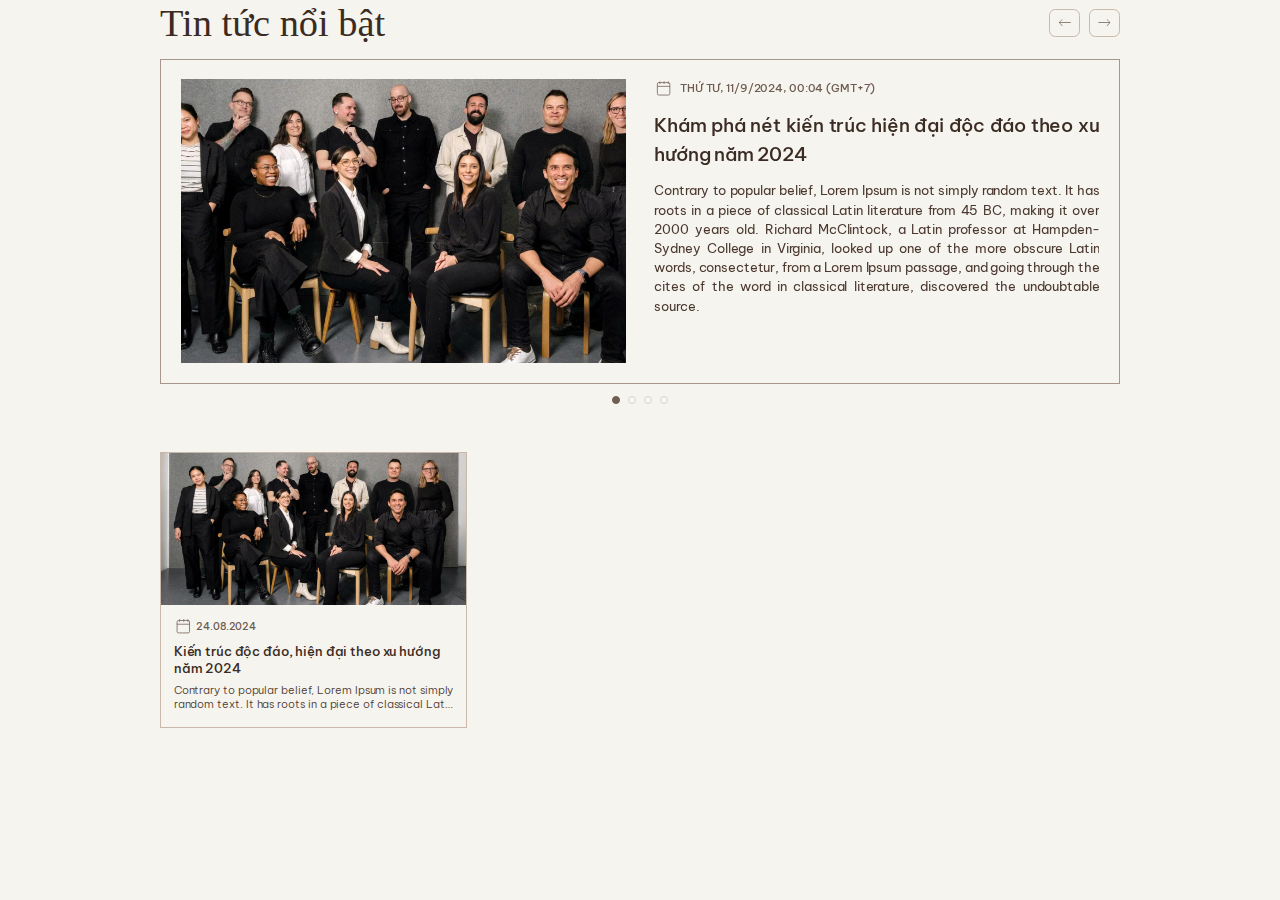
<file: bangtin.html>
<!DOCTYPE html>
<html lang="en">
  <head>
    <meta charset="UTF-8" />
    <meta http-equiv="X-UA-Compatible" content="IE=edge" />
    <meta name="viewport" content="width=device-width, initial-scale=1.0" />
    <title>Document</title>
    <link rel="preconnect" href="https://fonts.googleapis.com" />
    <link rel="preconnect" href="https://fonts.gstatic.com" crossorigin />
    <link
      href="https://fonts.googleapis.com/css2?family=Be+Vietnam+Pro:ital,wght@0,100;0,200;0,300;0,400;0,500;0,600;0,700;0,800;0,900;1,100;1,200;1,300;1,400;1,500;1,600;1,700;1,800;1,900&display=swap"
      rel="stylesheet"
    />
    <link
      rel="stylesheet"
      href="https://cdn.jsdelivr.net/npm/swiper@11/swiper-bundle.min.css"
    />
    <link rel="stylesheet" href="./bangtin.css" />
  </head>
  <body>
    <section class="container">
      <div class="bangtin_title">
        <h1>Tin tức nổi bật</h1>
        <div class="detail_more_option_btn">
          <div class="detail_slider_prev">
            <svg
              xmlns="http://www.w3.org/2000/svg"
              width="24"
              height="24"
              viewBox="0 0 24 24"
              fill="none"
            >
              <g clip-path="url(#clip0_135_6676)">
                <path
                  fill-rule="evenodd"
                  clip-rule="evenodd"
                  d="M6.1106 12.4124L19.6953 12.4124V11.7124L5.9856 11.7124L9.41155 8.28648L8.91658 7.7915L4.95564 11.7524L4.70815 11.9999L4.95564 12.2474L8.91658 16.2084L9.41155 15.7134L6.1106 12.4124Z"
                  fill="#6F5D53"
                />
              </g>
              <defs>
                <clipPath id="clip0_135_6676">
                  <rect
                    width="24"
                    height="24"
                    fill="white"
                    transform="matrix(-1 0 0 1 24 0)"
                  />
                </clipPath>
              </defs>
            </svg>
          </div>
          <div class="detail_slider_next">
            <svg
              xmlns="http://www.w3.org/2000/svg"
              width="24"
              height="24"
              viewBox="0 0 24 24"
              fill="none"
            >
              <g clip-path="url(#clip0_135_5627)">
                <path
                  fill-rule="evenodd"
                  clip-rule="evenodd"
                  d="M17.8894 12.4124L4.30469 12.4124V11.7124L18.0144 11.7124L14.5885 8.28648L15.0834 7.7915L19.0444 11.7524L19.2918 11.9999L19.0444 12.2474L15.0834 16.2084L14.5885 15.7134L17.8894 12.4124Z"
                  fill="#6F5D53"
                />
              </g>
              <defs>
                <clipPath id="clip0_135_5627">
                  <rect width="24" height="24" fill="white" />
                </clipPath>
              </defs>
            </svg>
          </div>
        </div>
      </div>
      <div class="swiper mySwiper">
        <div class="swiper-wrapper">
          <div class="swiper-slide">
            <div class="item_slider">
              <img src="./doingu.jpg" alt="" />
              <div class="item_slider_content">
                <div class="item_slider_content_time">
                  <svg
                    xmlns="http://www.w3.org/2000/svg"
                    width="25"
                    height="24"
                    viewBox="0 0 25 24"
                    fill="none"
                  >
                    <rect
                      x="4.39062"
                      y="4.17969"
                      width="16.2313"
                      height="16.2313"
                      rx="1.9"
                      stroke="#6F5D53"
                    />
                    <path
                      d="M7.70312 5.45924V3.03125"
                      stroke="#6F5D53"
                      stroke-linecap="round"
                      stroke-linejoin="round"
                    />
                    <path
                      d="M13.1094 5.45924V3.03125"
                      stroke="#6F5D53"
                      stroke-linecap="round"
                      stroke-linejoin="round"
                    />
                    <path
                      d="M18.5078 5.45924V3.03125"
                      stroke="#6F5D53"
                      stroke-linecap="round"
                      stroke-linejoin="round"
                    />
                    <path
                      d="M4.78125 9.07031H20.4758"
                      stroke="#6F5D53"
                      stroke-linecap="round"
                      stroke-linejoin="round"
                    />
                  </svg>
                  <p>THỨ TƯ, 11/9/2024, 00:04 (GMT+7)</p>
                </div>
                <p class="item_slider_content_title">
                  Khám phá nét kiến trúc hiện đại độc đáo theo xu hướng năm 2024
                </p>
                <p class="item_slider_content_descripts">
                  Contrary to popular belief, Lorem Ipsum is not simply random
                  text. It has roots in a piece of classical Latin literature
                  from 45 BC, making it over 2000 years old. Richard McClintock,
                  a Latin professor at Hampden-Sydney College in Virginia,
                  looked up one of the more obscure Latin words, consectetur,
                  from a Lorem Ipsum passage, and going through the cites of the
                  word in classical literature, discovered the undoubtable
                  source.
                </p>
              </div>
            </div>
          </div>
          <div class="swiper-slide">
            <div class="item_slider">
              <img src="./doingu.jpg" alt="" />
              <div class="item_slider_content">
                <div class="item_slider_content_time">
                  <svg
                    xmlns="http://www.w3.org/2000/svg"
                    width="25"
                    height="24"
                    viewBox="0 0 25 24"
                    fill="none"
                  >
                    <rect
                      x="4.39062"
                      y="4.17969"
                      width="16.2313"
                      height="16.2313"
                      rx="1.9"
                      stroke="#6F5D53"
                    />
                    <path
                      d="M7.70312 5.45924V3.03125"
                      stroke="#6F5D53"
                      stroke-linecap="round"
                      stroke-linejoin="round"
                    />
                    <path
                      d="M13.1094 5.45924V3.03125"
                      stroke="#6F5D53"
                      stroke-linecap="round"
                      stroke-linejoin="round"
                    />
                    <path
                      d="M18.5078 5.45924V3.03125"
                      stroke="#6F5D53"
                      stroke-linecap="round"
                      stroke-linejoin="round"
                    />
                    <path
                      d="M4.78125 9.07031H20.4758"
                      stroke="#6F5D53"
                      stroke-linecap="round"
                      stroke-linejoin="round"
                    />
                  </svg>
                  <p>THỨ TƯ, 11/9/2024, 00:04 (GMT+7)</p>
                </div>
                <p class="item_slider_content_title">
                  Khám phá nét kiến trúc hiện đại độc đáo theo xu hướng năm 2024
                </p>
                <p class="item_slider_content_descripts">
                  Contrary to popular belief, Lorem Ipsum is not simply random
                  text. It has roots in a piece of classical Latin literature
                  from 45 BC, making it over 2000 years old. Richard McClintock,
                  a Latin professor at Hampden-Sydney College in Virginia,
                  looked up one of the more obscure Latin words, consectetur,
                  from a Lorem Ipsum passage, and going through the cites of the
                  word in classical literature, discovered the undoubtable
                  source.
                </p>
              </div>
            </div>
          </div>
          <div class="swiper-slide">
            <div class="item_slider">
              <img src="./doingu.jpg" alt="" />
              <div class="item_slider_content">
                <div class="item_slider_content_time">
                  <svg
                    xmlns="http://www.w3.org/2000/svg"
                    width="25"
                    height="24"
                    viewBox="0 0 25 24"
                    fill="none"
                  >
                    <rect
                      x="4.39062"
                      y="4.17969"
                      width="16.2313"
                      height="16.2313"
                      rx="1.9"
                      stroke="#6F5D53"
                    />
                    <path
                      d="M7.70312 5.45924V3.03125"
                      stroke="#6F5D53"
                      stroke-linecap="round"
                      stroke-linejoin="round"
                    />
                    <path
                      d="M13.1094 5.45924V3.03125"
                      stroke="#6F5D53"
                      stroke-linecap="round"
                      stroke-linejoin="round"
                    />
                    <path
                      d="M18.5078 5.45924V3.03125"
                      stroke="#6F5D53"
                      stroke-linecap="round"
                      stroke-linejoin="round"
                    />
                    <path
                      d="M4.78125 9.07031H20.4758"
                      stroke="#6F5D53"
                      stroke-linecap="round"
                      stroke-linejoin="round"
                    />
                  </svg>
                  <p>THỨ TƯ, 11/9/2024, 00:04 (GMT+7)</p>
                </div>
                <p class="item_slider_content_title">
                  Khám phá nét kiến trúc hiện đại độc đáo theo xu hướng năm 2024
                </p>
                <p class="item_slider_content_descripts">
                  Contrary to popular belief, Lorem Ipsum is not simply random
                  text. It has roots in a piece of classical Latin literature
                  from 45 BC, making it over 2000 years old. Richard McClintock,
                  a Latin professor at Hampden-Sydney College in Virginia,
                  looked up one of the more obscure Latin words, consectetur,
                  from a Lorem Ipsum passage, and going through the cites of the
                  word in classical literature, discovered the undoubtable
                  source.
                </p>
              </div>
            </div>
          </div>
          <div class="swiper-slide">
            <div class="item_slider">
              <img src="./doingu.jpg" alt="" />
              <div class="item_slider_content">
                <div class="item_slider_content_time">
                  <svg
                    xmlns="http://www.w3.org/2000/svg"
                    width="25"
                    height="24"
                    viewBox="0 0 25 24"
                    fill="none"
                  >
                    <rect
                      x="4.39062"
                      y="4.17969"
                      width="16.2313"
                      height="16.2313"
                      rx="1.9"
                      stroke="#6F5D53"
                    />
                    <path
                      d="M7.70312 5.45924V3.03125"
                      stroke="#6F5D53"
                      stroke-linecap="round"
                      stroke-linejoin="round"
                    />
                    <path
                      d="M13.1094 5.45924V3.03125"
                      stroke="#6F5D53"
                      stroke-linecap="round"
                      stroke-linejoin="round"
                    />
                    <path
                      d="M18.5078 5.45924V3.03125"
                      stroke="#6F5D53"
                      stroke-linecap="round"
                      stroke-linejoin="round"
                    />
                    <path
                      d="M4.78125 9.07031H20.4758"
                      stroke="#6F5D53"
                      stroke-linecap="round"
                      stroke-linejoin="round"
                    />
                  </svg>
                  <p>THỨ TƯ, 11/9/2024, 00:04 (GMT+7)</p>
                </div>
                <p class="item_slider_content_title">
                  Khám phá nét kiến trúc hiện đại độc đáo theo xu hướng năm 2024
                </p>
                <p class="item_slider_content_descripts">
                  Contrary to popular belief, Lorem Ipsum is not simply random
                  text. It has roots in a piece of classical Latin literature
                  from 45 BC, making it over 2000 years old. Richard McClintock,
                  a Latin professor at Hampden-Sydney College in Virginia,
                  looked up one of the more obscure Latin words, consectetur,
                  from a Lorem Ipsum passage, and going through the cites of the
                  word in classical literature, discovered the undoubtable
                  source.
                </p>
              </div>
            </div>
          </div>
        </div>
        <div class="swiper_pagination_bangtin"></div>
      </div>
      <div class="grid_bangtin">
        <div class="item_grid">
          <div class="item_grid_img">
            <img src="./doingu.jpg" alt="" />
          </div>
          <div class="item_grid_content">
            <div class="item_grid_content-time">
              <svg
                xmlns="http://www.w3.org/2000/svg"
                width="24"
                height="25"
                viewBox="0 0 24 25"
                fill="none"
              >
                <rect
                  x="3.5"
                  y="4.51367"
                  width="16.2313"
                  height="16.2313"
                  rx="1.9"
                  stroke="#6F5D53"
                />
                <path
                  d="M6.8125 5.79518V3.36719"
                  stroke="#6F5D53"
                  stroke-linecap="round"
                  stroke-linejoin="round"
                />
                <path
                  d="M12.2188 5.79518V3.36719"
                  stroke="#6F5D53"
                  stroke-linecap="round"
                  stroke-linejoin="round"
                />
                <path
                  d="M17.6172 5.79518V3.36719"
                  stroke="#6F5D53"
                  stroke-linecap="round"
                  stroke-linejoin="round"
                />
                <path
                  d="M3.89062 9.40625H19.5851"
                  stroke="#6F5D53"
                  stroke-linecap="round"
                  stroke-linejoin="round"
                />
              </svg>
              <p>24.08.2024</p>
            </div>
            <div class="item_grid_content_title">
              Kiến trúc độc đáo, hiện đại theo xu hướng năm 2024
            </div>
            <p>
              Contrary to popular belief, Lorem Ipsum is not simply random text.
              It has roots in a piece of classical Latin literature from 45 BC,
              making it over 2000 years old. Richard McClintock, a Latin
              professor at Hampden-Sydney College in Virginia, looked up one of
              the more obscure Latin words, consectetur, from a Lorem Ipsum
              passage, and going through the cites of the word in classical
              literature, discovered the undoubtable source.
            </p>
          </div>
        </div>
      </div>
    </section>
    <script src="https://cdn.jsdelivr.net/npm/swiper@11/swiper-bundle.min.js"></script>

    <!-- Initialize Swiper -->
    <script>
      var swiper = new Swiper(".mySwiper", {
        slidesPerView: "auto",
        navigation: {
          nextEl: ".detail_slider_next",
          prevEl: ".detail_slider_prev",
        },
        pagination: {
          el: ".swiper_pagination_bangtin",
        },
      });
    </script>
  </body>
</html>
</file>
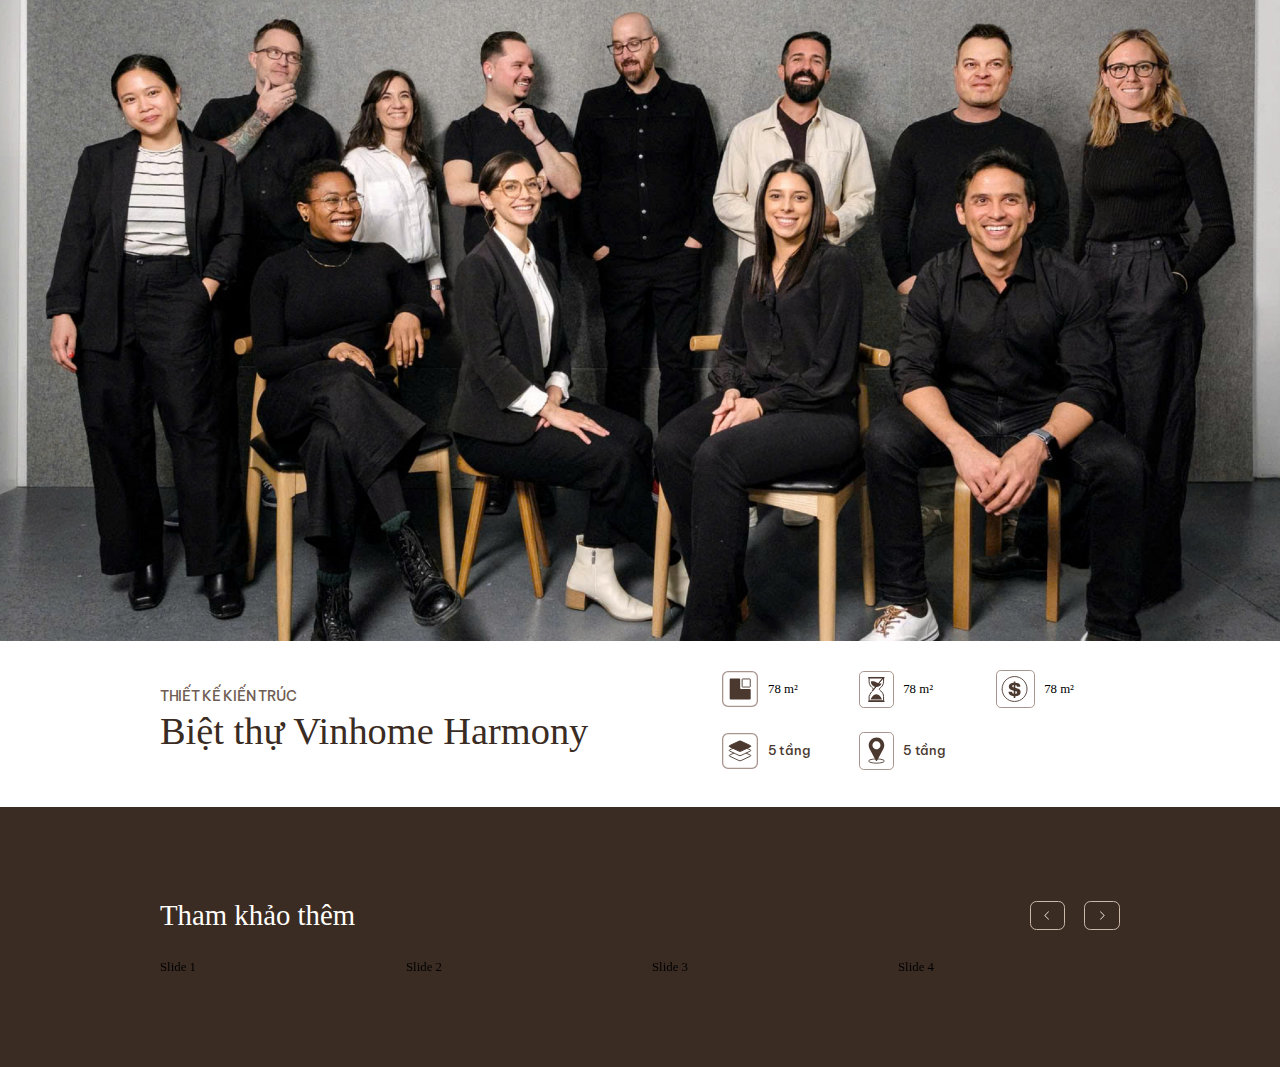
<file: detailduan.html>
<!DOCTYPE html>
<html lang="en">
  <head>
    <meta charset="UTF-8" />
    <meta http-equiv="X-UA-Compatible" content="IE=edge" />
    <meta name="viewport" content="width=device-width, initial-scale=1.0" />
    <title>Document</title>
    <link rel="preconnect" href="https://fonts.googleapis.com" />
    <link rel="preconnect" href="https://fonts.gstatic.com" crossorigin />
    <link
      href="https://fonts.googleapis.com/css2?family=Be+Vietnam+Pro:ital,wght@0,100;0,200;0,300;0,400;0,500;0,600;0,700;0,800;0,900;1,100;1,200;1,300;1,400;1,500;1,600;1,700;1,800;1,900&display=swap"
      rel="stylesheet"
    />
    <link
      rel="stylesheet"
      href="https://cdn.jsdelivr.net/npm/swiper@11/swiper-bundle.min.css"
    />
    <link rel="stylesheet" href="./detailduan.css" />
  </head>
  <body>
    <div class="banner_detail">
      <img src="./doingu.jpg" alt="" />
    </div>
    <section>
      <div class="detail_menu container">
        <div class="detail_title">
          <p>Thiết kế kiến trúc</p>
          <h1>Biệt thự Vinhome Harmony</h1>
        </div>
        <div class="detail_infor">
          <div class="detail_infor1">
            <div class="detail_item">
              <svg
                xmlns="http://www.w3.org/2000/svg"
                width="36"
                height="36"
                viewBox="0 0 36 36"
                fill="none"
              >
                <rect
                  x="0.642857"
                  y="0.642857"
                  width="34.7143"
                  height="34.7143"
                  rx="5.35714"
                  stroke="#A8958D"
                  stroke-width="1.28571"
                />
                <path
                  d="M20.5454 7.95H27.8296C28.0549 7.95 28.2375 8.13262 28.2375 8.3579V15.6421C28.2375 15.8674 28.0549 16.05 27.8296 16.05H20.5454C20.3201 16.05 20.1375 15.8674 20.1375 15.6421V8.3579C20.1375 8.13262 20.3201 7.95 20.5454 7.95Z"
                  stroke="#4B3930"
                  stroke-width="0.9"
                  stroke-miterlimit="10"
                />
                <path
                  d="M17.1633 7.5H8.71267C8.57788 7.5 8.4444 7.52658 8.31989 7.57822C8.19538 7.62986 8.08228 7.70554 7.98706 7.80094C7.89184 7.89634 7.81637 8.00958 7.76497 8.13417C7.71357 8.25877 7.68724 8.39228 7.6875 8.52706V27.4729C7.68724 27.6077 7.71357 27.7412 7.76497 27.8658C7.81637 27.9904 7.89184 28.1037 7.98706 28.1991C8.08228 28.2945 8.19538 28.3701 8.31989 28.4218C8.4444 28.4734 8.57788 28.5 8.71267 28.5H27.6603C27.9328 28.5 28.194 28.3918 28.3867 28.1992C28.5793 28.0066 28.6875 27.7453 28.6875 27.4729V19.0291C28.687 18.7568 28.5786 18.4959 28.3861 18.3034C28.1936 18.1109 27.9326 18.0025 27.6603 18.002H19.2097C18.9376 18.002 18.6766 17.8941 18.4841 17.7019C18.2915 17.5097 18.183 17.249 18.1825 16.9769V8.52706C18.183 8.25589 18.0761 7.99555 17.8851 7.80305C17.6941 7.61055 17.4345 7.50158 17.1633 7.5Z"
                  fill="#4B3930"
                />
              </svg>
              <p>78 m²</p>
            </div>
            <div class="detail_item">
              <div class="detail_item_icon">
                <svg
                  xmlns="http://www.w3.org/2000/svg"
                  width="17"
                  height="26"
                  viewBox="0 0 17 26"
                  fill="none"
                >
                  <path
                    d="M15.5589 1.47754V1.97754V5.71328C15.5629 7.06734 15.1852 8.3951 14.4691 9.54433L14.0447 9.27991L14.4691 9.54434C14.2004 9.97548 13.8872 10.3771 13.5345 10.7427L13.5288 10.7486L13.5229 10.7543C13.2112 11.0569 12.8777 11.3364 12.5253 11.5905C12.2189 11.8317 11.9177 12.0866 11.6922 12.3686C11.4668 12.6505 11.3473 12.922 11.3473 13.198C11.3473 13.5304 11.5155 13.8356 11.8322 14.1612C12.0563 14.3915 12.3012 14.5831 12.5582 14.7842C12.6844 14.8829 12.8136 14.9839 12.9446 15.093L12.9449 15.0932C13.7597 15.7721 14.4161 16.6212 14.8677 17.5809C15.3193 18.5405 15.5552 19.5875 15.5589 20.6481L15.5589 20.6498L15.5589 24.3864V24.8864H15.0589H1.61253H1.11253V24.3864V20.6513C1.11027 20.2657 1.14112 19.8806 1.20472 19.5002C1.20474 19.5 1.20477 19.4999 1.20479 19.4997L1.69794 19.5822C1.84959 18.6655 2.18737 17.7895 2.69046 17.0082C3.19355 16.227 3.85129 15.557 4.62315 15.0396L15.5589 1.47754ZM15.5589 1.47754H15.0589H1.61253H1.11253V1.97754V5.71209C1.10405 6.76829 1.33283 7.81292 1.78201 8.76891C2.23148 9.72553 2.89015 10.5689 3.70936 11.2368L3.71645 11.2426L3.72375 11.2481C3.76282 11.2777 3.80182 11.307 3.8407 11.3363C4.14059 11.5621 4.43276 11.7821 4.68786 12.0307C4.97305 12.3087 5.17434 12.5882 5.26565 12.8894C5.33739 13.126 5.28762 13.4343 5.09794 13.7789C4.91197 14.1167 4.62378 14.4261 4.33947 14.6278L15.5589 1.47754Z"
                    stroke="#4B3930"
                    stroke-miterlimit="10"
                  />
                  <path
                    d="M13.5412 7.3979C13.4072 7.79091 13.228 8.16707 13.0074 8.51888C12.8061 8.84434 12.5698 9.14684 12.3028 9.42101C12.0653 9.65763 11.8082 9.87369 11.5342 10.0669C10.5932 10.7234 9.47851 11.0857 8.33137 11.1078C7.05717 11.1334 5.82212 10.6669 4.88302 9.80534C4.26999 9.30146 3.77702 8.66723 3.43997 7.94882C3.10293 7.23042 2.93031 6.44591 2.93465 5.65238C2.93465 5.53495 3.8955 5.35878 3.97557 5.34277C4.86513 5.19088 5.77752 5.24197 6.64456 5.49223C7.3437 5.74355 8.01461 6.06737 8.64631 6.45841C10.1036 7.2164 11.753 7.7769 13.4078 7.41391L13.5412 7.3979Z"
                    fill="#4B3930"
                  />
                  <path
                    d="M15.8849 0.999023H0.799723C0.357509 0.999023 -0.000976562 1.35751 -0.000976562 1.79972C-0.000976562 2.24194 0.357509 2.60042 0.799723 2.60042H15.8849C16.3271 2.60042 16.6856 2.24194 16.6856 1.79972C16.6856 1.35751 16.3271 0.999023 15.8849 0.999023Z"
                    fill="#4B3930"
                  />
                  <path
                    d="M15.8849 24.3975H0.799723C0.357509 24.3975 -0.000976562 24.7559 -0.000976562 25.1982C-0.000976562 25.6404 0.357509 25.9989 0.799723 25.9989H15.8849C16.3271 25.9989 16.6856 25.6404 16.6856 25.1982C16.6856 24.7559 16.3271 24.3975 15.8849 24.3975Z"
                    fill="#4B3930"
                  />
                  <path
                    d="M10.2247 18.7594C9.63961 18.4499 8.99557 18.2679 8.33504 18.2256C7.6727 18.2673 7.02678 18.4493 6.44004 18.7594C4.00591 19.9764 2.67676 23.5262 2.67676 23.5262H13.988C13.988 23.5262 12.6588 19.9764 10.2247 18.7594Z"
                    fill="#4B3930"
                  />
                </svg>
              </div>
              <p>78 m²</p>
            </div>
            <div class="detail_item">
              <div class="detail_item_icon2">
                <svg
                  xmlns="http://www.w3.org/2000/svg"
                  width="27"
                  height="26"
                  viewBox="0 0 27 26"
                  fill="none"
                >
                  <path
                    d="M13.5664 25.45C20.4424 25.45 26.0164 19.8759 26.0164 13C26.0164 6.12405 20.4424 0.55 13.5664 0.55C6.69046 0.55 1.11641 6.12405 1.11641 13C1.11641 19.8759 6.69046 25.45 13.5664 25.45Z"
                    stroke="#4B3930"
                    stroke-width="0.9"
                    stroke-miterlimit="10"
                  />
                  <path
                    d="M12.7123 6.65184V5.5H14.3321V6.65184C15.5656 6.66187 16.7723 6.99398 17.8197 7.6117C18.3303 7.94772 18.7407 8.40303 19.0111 8.93359C19.2816 9.46415 19.403 10.052 19.3635 10.6401H15.9772C15.9478 10.2461 15.7678 9.87573 15.471 9.59859C15.3229 9.4522 15.1429 9.33816 14.9436 9.26439C14.7443 9.19063 14.5305 9.15893 14.3169 9.17148V11.7535C15.5553 12.0559 16.7465 12.5109 17.8602 13.1069C18.3892 13.4137 18.8247 13.846 19.1238 14.361C19.4229 14.8761 19.5753 15.4561 19.566 16.044C19.566 18.7029 17.8231 20.0883 14.3372 20.2003V22H12.7123V20.2003C11.3991 20.2112 10.121 19.7983 9.08807 19.0292C8.59021 18.6303 8.19473 18.1291 7.93161 17.5636C7.6685 16.9981 7.54468 16.3833 7.56953 15.7657H11.1128C11.064 16.2208 11.2043 16.676 11.5039 17.0345C11.8036 17.393 12.2389 17.6265 12.7174 17.6854V14.7674C11.5714 14.4881 10.4663 14.0755 9.4272 13.5388C8.92254 13.2443 8.50975 12.8276 8.23129 12.3316C7.95283 11.8356 7.81875 11.2783 7.84285 10.7168C7.80998 10.1382 7.93197 9.56111 8.19746 9.03919C8.46296 8.51727 8.86335 8.06751 9.3614 7.73169C10.3751 7.13054 11.5222 6.76088 12.7123 6.65184ZM12.7123 11.4799V9.08029C12.3737 9.06491 12.0402 9.16348 11.7708 9.35863C11.6199 9.45164 11.495 9.57794 11.4069 9.72672C11.3187 9.8755 11.2699 10.0423 11.2646 10.2129C11.2583 10.3908 11.3019 10.5672 11.3908 10.724C11.4797 10.8808 11.6108 11.0124 11.7708 11.1056C11.8012 11.1248 12.1353 11.2592 12.7123 11.4799ZM14.3372 15.0986V17.8102C14.7547 17.8135 15.1637 17.6982 15.5115 17.4791C15.6701 17.3845 15.8001 17.2525 15.8888 17.096C15.9775 16.9396 16.0219 16.764 16.0177 16.5864C16.0312 15.8185 15.4693 15.3226 14.3321 15.0986H14.3372Z"
                    fill="#4B3930"
                  />
                </svg>
              </div>
              <p>78 m²</p>
            </div>
          </div>
          <div class="detail_infor2">
            <div class="detail_item2">
              <svg
                xmlns="http://www.w3.org/2000/svg"
                width="36"
                height="36"
                viewBox="0 0 36 36"
                fill="none"
              >
                <rect
                  x="0.642857"
                  y="0.642857"
                  width="34.7143"
                  height="34.7143"
                  rx="5.35714"
                  stroke="#A8958D"
                  stroke-width="1.28571"
                />
                <path
                  d="M16.9824 8.2277L7.52887 12.6625C7.43487 12.7095 7.35602 12.7808 7.30097 12.8684C7.24592 12.9561 7.2168 13.0567 7.2168 13.1594C7.2168 13.262 7.24592 13.3627 7.30097 13.4504C7.35602 13.538 7.43487 13.6092 7.52887 13.6563L16.9824 18.0952C17.3003 18.2444 17.6489 18.3219 18.002 18.3219C18.3551 18.3219 18.7037 18.2444 19.0216 18.0952L28.4709 13.6563C28.5662 13.6103 28.6464 13.5395 28.7024 13.4517C28.7585 13.3639 28.7882 13.2627 28.7882 13.1594C28.7882 13.0561 28.7585 12.9549 28.7024 12.8671C28.6464 12.7793 28.5662 12.7084 28.4709 12.6625L19.0216 8.2277C18.7037 8.07849 18.3551 8.00098 18.002 8.00098C17.6489 8.00098 17.3003 8.07849 16.9824 8.2277Z"
                  fill="#4B3930"
                  stroke="#4B3930"
                />
                <path
                  d="M16.9824 12.5426L7.52887 16.9774C7.43487 17.0245 7.35602 17.0957 7.30097 17.1833C7.24592 17.271 7.2168 17.3717 7.2168 17.4743C7.2168 17.577 7.24592 17.6776 7.30097 17.7653C7.35602 17.8529 7.43487 17.9242 7.52887 17.9712L16.9824 22.406C17.3003 22.5552 17.6489 22.6327 18.002 22.6327C18.3551 22.6327 18.7037 22.5552 19.0216 22.406L28.4709 17.9712C28.5662 17.9253 28.6464 17.8544 28.7024 17.7666C28.7585 17.6788 28.7882 17.5776 28.7882 17.4743C28.7882 17.371 28.7585 17.2698 28.7024 17.182C28.6464 17.0942 28.5662 17.0234 28.4709 16.9774L19.0216 12.5426C18.7037 12.3934 18.3551 12.3159 18.002 12.3159C17.6489 12.3159 17.3003 12.3934 16.9824 12.5426Z"
                  stroke="#4B3930"
                  stroke-width="0.9"
                  stroke-miterlimit="10"
                />
                <path
                  d="M12.0082 20.0371L7.52887 22.1365C7.43487 22.1835 7.35602 22.2548 7.30097 22.3424C7.24592 22.4301 7.2168 22.5307 7.2168 22.6334C7.2168 22.736 7.24592 22.8367 7.30097 22.9244C7.35602 23.012 7.43487 23.0833 7.52887 23.1303L16.9824 27.5651C17.2997 27.7164 17.6485 27.795 18.002 27.795C18.3555 27.795 18.7043 27.7164 19.0216 27.5651L28.4709 23.1303C28.5662 23.0843 28.6464 23.0135 28.7024 22.9257C28.7585 22.8379 28.7882 22.7367 28.7882 22.6334C28.7882 22.5301 28.7585 22.4289 28.7024 22.3411C28.6464 22.2533 28.5662 22.1825 28.4709 22.1365L23.9958 20.0371"
                  stroke="#4B3930"
                  stroke-width="0.9"
                  stroke-miterlimit="10"
                />
              </svg>
              <p>5 tầng</p>
            </div>
            <div class="detail_item2">
              <div class="detail_item_icon">
                <svg
                  xmlns="http://www.w3.org/2000/svg"
                  width="17"
                  height="27"
                  viewBox="0 0 17 27"
                  fill="none"
                >
                  <path
                    d="M15.4191 11.8419C16.0647 10.5815 16.3539 9.16878 16.2555 7.75611C16.1161 5.83814 15.2753 4.03867 13.8935 2.70122C12.5118 1.36376 10.6859 0.582007 8.76435 0.50518C7.71764 0.466998 6.67396 0.640217 5.6957 1.01449C4.71743 1.38876 3.82466 1.9564 3.07072 2.68349C2.31679 3.41058 1.71717 4.2822 1.30769 5.24626C0.89821 6.21032 0.687281 7.24703 0.687506 8.29445C0.685943 9.52802 0.978706 10.7442 1.54148 11.8419L1.55025 11.8577C1.58883 11.9348 1.62916 12.0102 1.67125 12.0839L7.81744 23.6082C7.88176 23.728 7.97736 23.8282 8.09408 23.898C8.2108 23.9678 8.34427 24.0047 8.48028 24.0047C8.61629 24.0047 8.74976 23.9678 8.86648 23.898C8.9832 23.8282 9.0788 23.728 9.14312 23.6082L15.2893 12.0804C15.3314 12.0067 15.3717 11.9313 15.4103 11.8542L15.4191 11.8419ZM8.48028 4.30161C9.53971 4.30161 10.5557 4.72247 11.3049 5.4716C12.054 6.22073 12.4749 7.23677 12.4749 8.2962C12.4749 8.82069 12.3715 9.34005 12.1708 9.8246C11.97 10.3091 11.6757 10.7494 11.3048 11.1202C10.9338 11.491 10.4934 11.785 10.0088 11.9856C9.52417 12.1862 9.00477 12.2893 8.48028 12.289C7.95579 12.2893 7.43639 12.1862 6.95175 11.9856C6.46711 11.785 6.02674 11.491 5.65579 11.1202C5.28483 10.7494 4.99057 10.3091 4.7898 9.8246C4.58903 9.34005 4.48569 8.82069 4.48569 8.2962C4.48546 7.77147 4.58862 7.25185 4.78926 6.767C4.9899 6.28215 5.28411 5.84159 5.65506 5.47047C6.02602 5.09935 6.46645 4.80495 6.95121 4.6041C7.43597 4.40324 7.95556 4.29986 8.48028 4.29986V4.30161Z"
                    fill="#4B3930"
                  />
                  <path
                    d="M8.48027 26.1117C12.7841 26.1117 16.2731 25.1791 16.2731 24.0285C16.2731 22.878 12.7841 21.9453 8.48027 21.9453C4.17644 21.9453 0.6875 22.878 0.6875 24.0285C0.6875 25.1791 4.17644 26.1117 8.48027 26.1117Z"
                    stroke="#4B3930"
                    stroke-width="0.9"
                    stroke-miterlimit="10"
                  />
                </svg>
              </div>
              <p>5 tầng</p>
            </div>
          </div>
        </div>
      </div>
    </section>
    <section class="detail_more">
      <div class="detail_more_warpper container">
        <div class="detail_more_option">
          <p class="detail_more_option_title">Tham khảo thêm</p>
          <div class="detail_more_option_btn">
            <div class="detail_slider_prev">
              <svg
                xmlns="http://www.w3.org/2000/svg"
                width="24"
                height="25"
                viewBox="0 0 24 25"
                fill="none"
              >
                <path
                  fill-rule="evenodd"
                  clip-rule="evenodd"
                  d="M10.2836 12.4999L13.9971 8.78648L13.5021 8.2915L9.54116 12.2524L9.29367 12.4999L9.54116 12.7474L13.5021 16.7084L13.9971 16.2134L10.2836 12.4999Z"
                  fill="#EEEBE2"
                />
              </svg>
            </div>
            <div class="detail_slider_next">
              <svg
                xmlns="http://www.w3.org/2000/svg"
                width="24"
                height="25"
                viewBox="0 0 24 25"
                fill="none"
              >
                <path
                  fill-rule="evenodd"
                  clip-rule="evenodd"
                  d="M13.7164 12.4999L10.0029 8.78648L10.4979 8.2915L14.4588 12.2524L14.7063 12.4999L14.4588 12.7474L10.4979 16.7084L10.0029 16.2134L13.7164 12.4999Z"
                  fill="#EEEBE2"
                />
              </svg>
            </div>
          </div>
        </div>
        <div>
          <div class="swiper mySwiper">
            <div class="swiper-wrapper">
              <div class="swiper-slide">Slide 1</div>
              <div class="swiper-slide">Slide 2</div>
              <div class="swiper-slide">Slide 3</div>
              <div class="swiper-slide">Slide 4</div>
              <div class="swiper-slide">Slide 5</div>
              <div class="swiper-slide">Slide 6</div>
              <div class="swiper-slide">Slide 7</div>
              <div class="swiper-slide">Slide 8</div>
              <div class="swiper-slide">Slide 9</div>
            </div>
          </div>
        </div>
      </div>
    </section>
    <script src="https://cdn.jsdelivr.net/npm/swiper@11/swiper-bundle.min.js"></script>

    <!-- Initialize Swiper -->
    <script>
      var swiper = new Swiper(".mySwiper", {
        slidesPerView: 4,
        spaceBetween: 24,
        navigation: {
          nextEl: ".detail_slider_next",
          prevEl: ".detail_slider_prev",
        },
      });
    </script>
  </body>
</html>
</file>
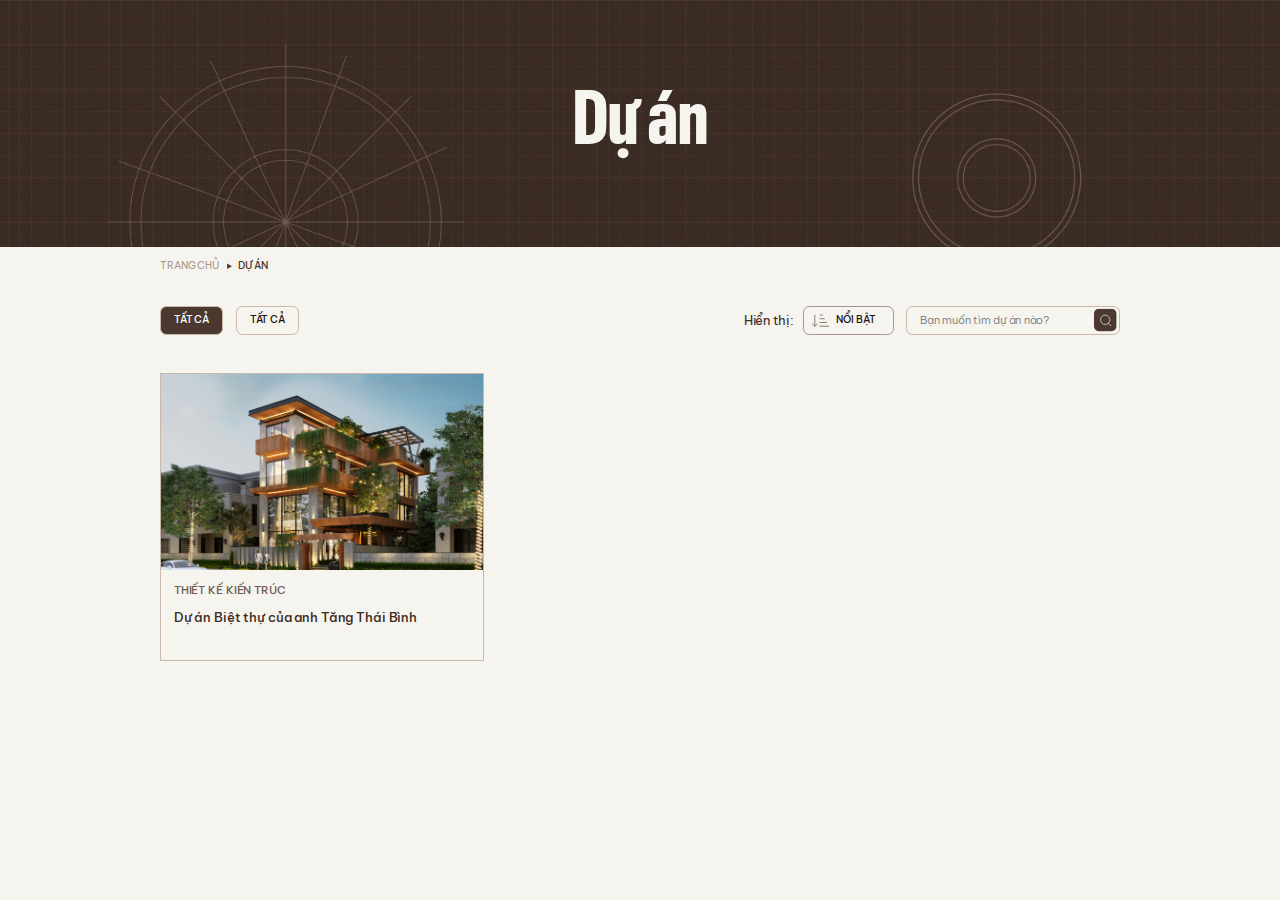
<file: duan.html>
<!DOCTYPE html>
<html lang="en">
  <head>
    <meta charset="UTF-8" />
    <meta http-equiv="X-UA-Compatible" content="IE=edge" />
    <meta name="viewport" content="width=device-width, initial-scale=1.0" />
    <link rel="preconnect" href="https://fonts.googleapis.com" />
    <link rel="preconnect" href="https://fonts.gstatic.com" crossorigin />
    <link
      href="https://fonts.googleapis.com/css2?family=Be+Vietnam+Pro:ital,wght@0,100;0,200;0,300;0,400;0,500;0,600;0,700;0,800;0,900;1,100;1,200;1,300;1,400;1,500;1,600;1,700;1,800;1,900&display=swap"
      rel="stylesheet"
    />
    <link rel="stylesheet" href="./duan.css" />
    <title>Document</title>
  </head>
  <body>
    <section class="banner_duan">
      <img class="banner_duan_img" src="./banner_duan.jpg" alt="" />
      <h1 class="title_duan">Dự án</h1>
    </section>
    <div class="breadcrumb container">
      <a href="/">TRANG CHỦ</a>
      <svg
        xmlns="http://www.w3.org/2000/svg"
        width="7"
        height="8"
        viewBox="0 0 7 8"
        fill="none"
        class="breadcrumb_img"
      >
        <path
          d="M6.875 4L0.875 7.4641L0.875 0.535898L6.875 4Z"
          fill="#4B3930"
        />
      </svg>
      <a href="/">DỰ ÁN</a>
    </div>
    <section class="duan_container container">
      <div class="fill_duan">
        <div class="fill_menu">
          <a href="/" class="fill_menu_btn active">
            <p>tất cả</p>
          </a>
          <a href="/" class="fill_menu_btn">
            <p>tất cả</p>
          </a>
        </div>
        <div class="fill_search">
          <p class="fill_search_lable">Hiển thị:</p>
          <div class="fill_dropdown">
            <svg
              xmlns="http://www.w3.org/2000/svg"
              width="24"
              height="24"
              viewBox="0 0 24 24"
              fill="none"
            >
              <path d="M10.7812 4.97656H14.6621" stroke="#6F5D53" />
              <path d="M10.7812 9.65234H17.3147" stroke="#6F5D53" />
              <path d="M10.7812 14.3477H19.8627" stroke="#6F5D53" />
              <path d="M10.7812 19.0234H22.5414" stroke="#6F5D53" />
              <path d="M4.78125 19.0234V4.97656" stroke="#6F5D53" />
              <path
                d="M8.13029 16.1602L4.78517 19.0218L1.45312 16.1602"
                stroke="#6F5D53"
              />
            </svg>
            <p>nổi bật</p>
          </div>
          <div class="fill_searchinput">
            <input type="text" placeholder="Bạn muốn tìm dự án nào?" />
            <svg
              xmlns="http://www.w3.org/2000/svg"
              width="28"
              height="28"
              viewBox="0 0 28 28"
              fill="none"
            >
              <rect width="28" height="28" rx="6" fill="#4B3930" />
              <circle cx="14" cy="13.7344" r="5.82812" stroke="#D9D9D9" />
              <path d="M17.7422 17.8594L21.3906 21.5039" stroke="#D9D9D9" />
            </svg>
          </div>
        </div>
      </div>
      <div class="data_duan">
        <div class="noibat_item">
          <div class="noibat_item_img">
            <img src="./ảnh.jpg" alt="" />
          </div>
          <div class="noibat_item_title">
            <p class="noibat_item_lable">THIẾT KẾ KIẾN TRÚC</p>
            <div class="menu_btn">
              <p class="nav_content">Dự án Biệt thự của anh Tăng Thái Bình</p>
              <p class="nav_content_hover">
                Dự án Biệt thự của anh Tăng Thái Bình
              </p>
            </div>
          </div>
        </div>
      </div>
    </section>
  </body>
</html>
</file>
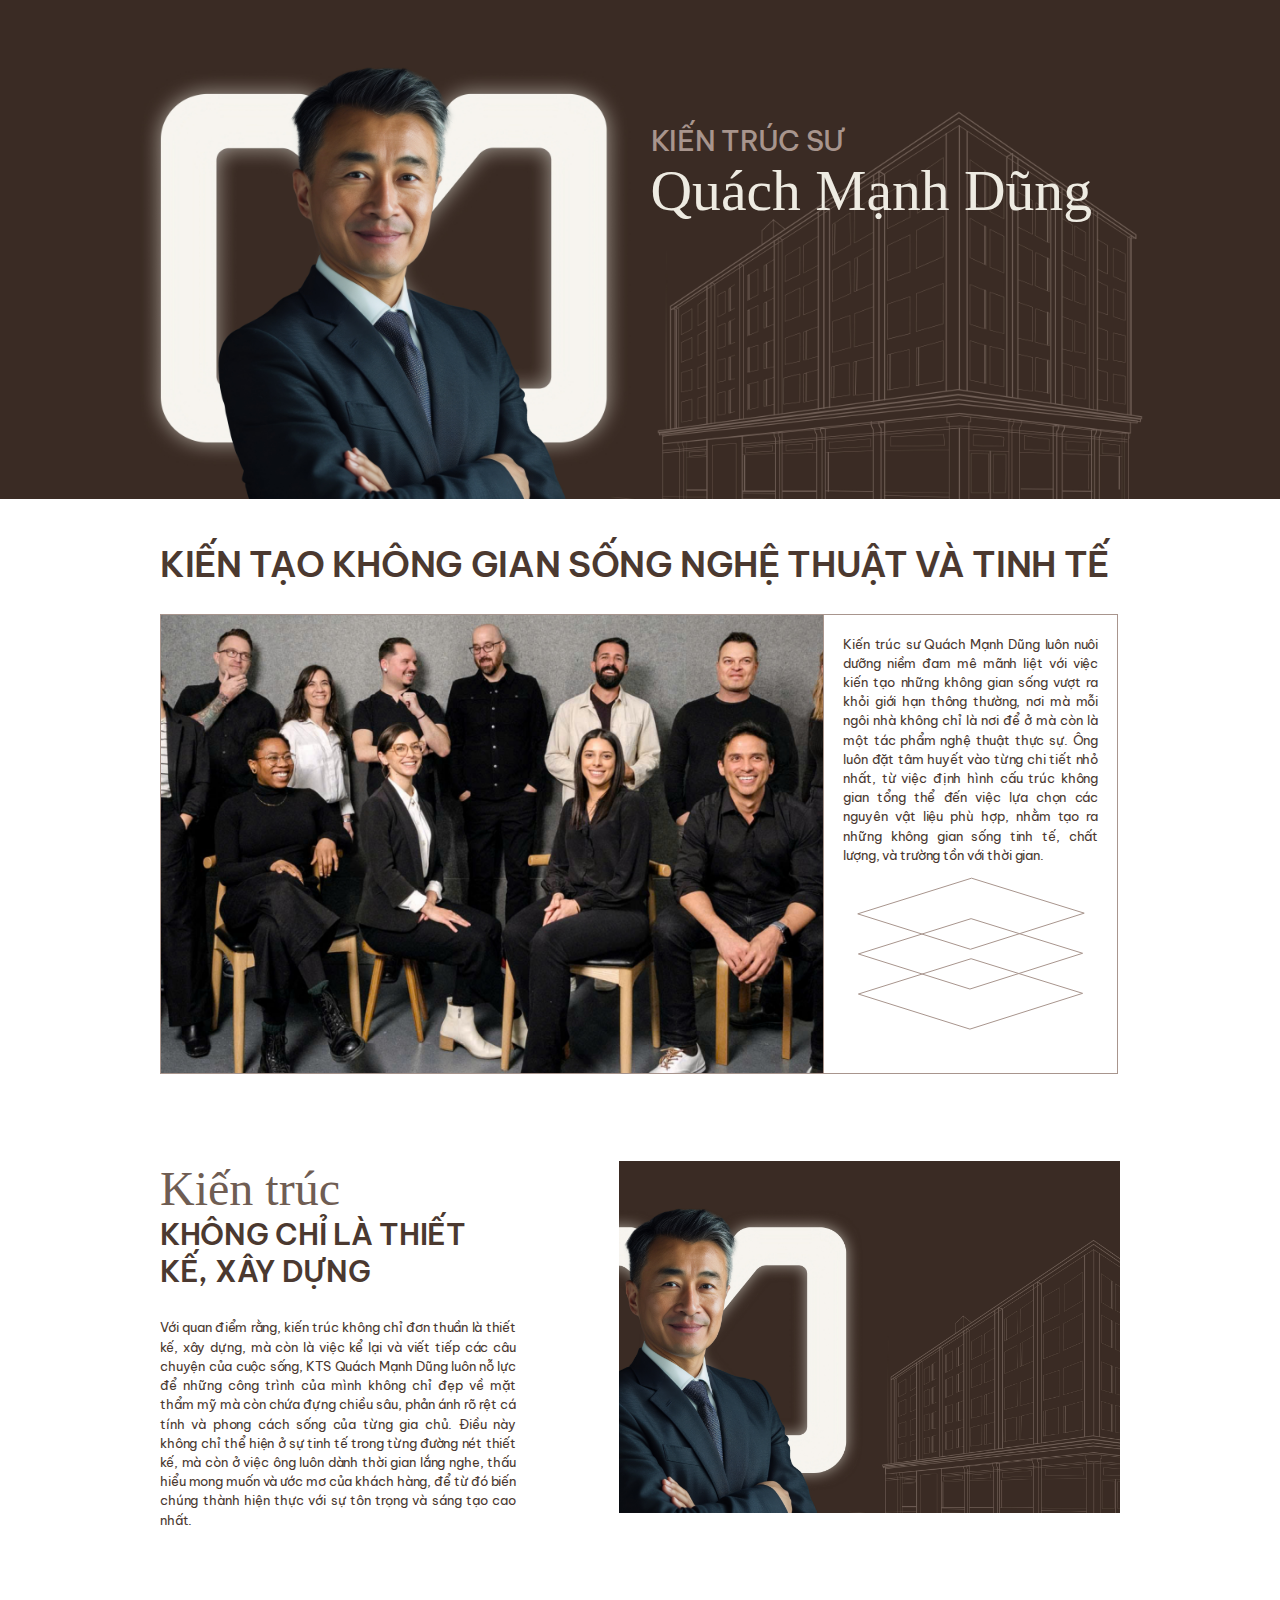
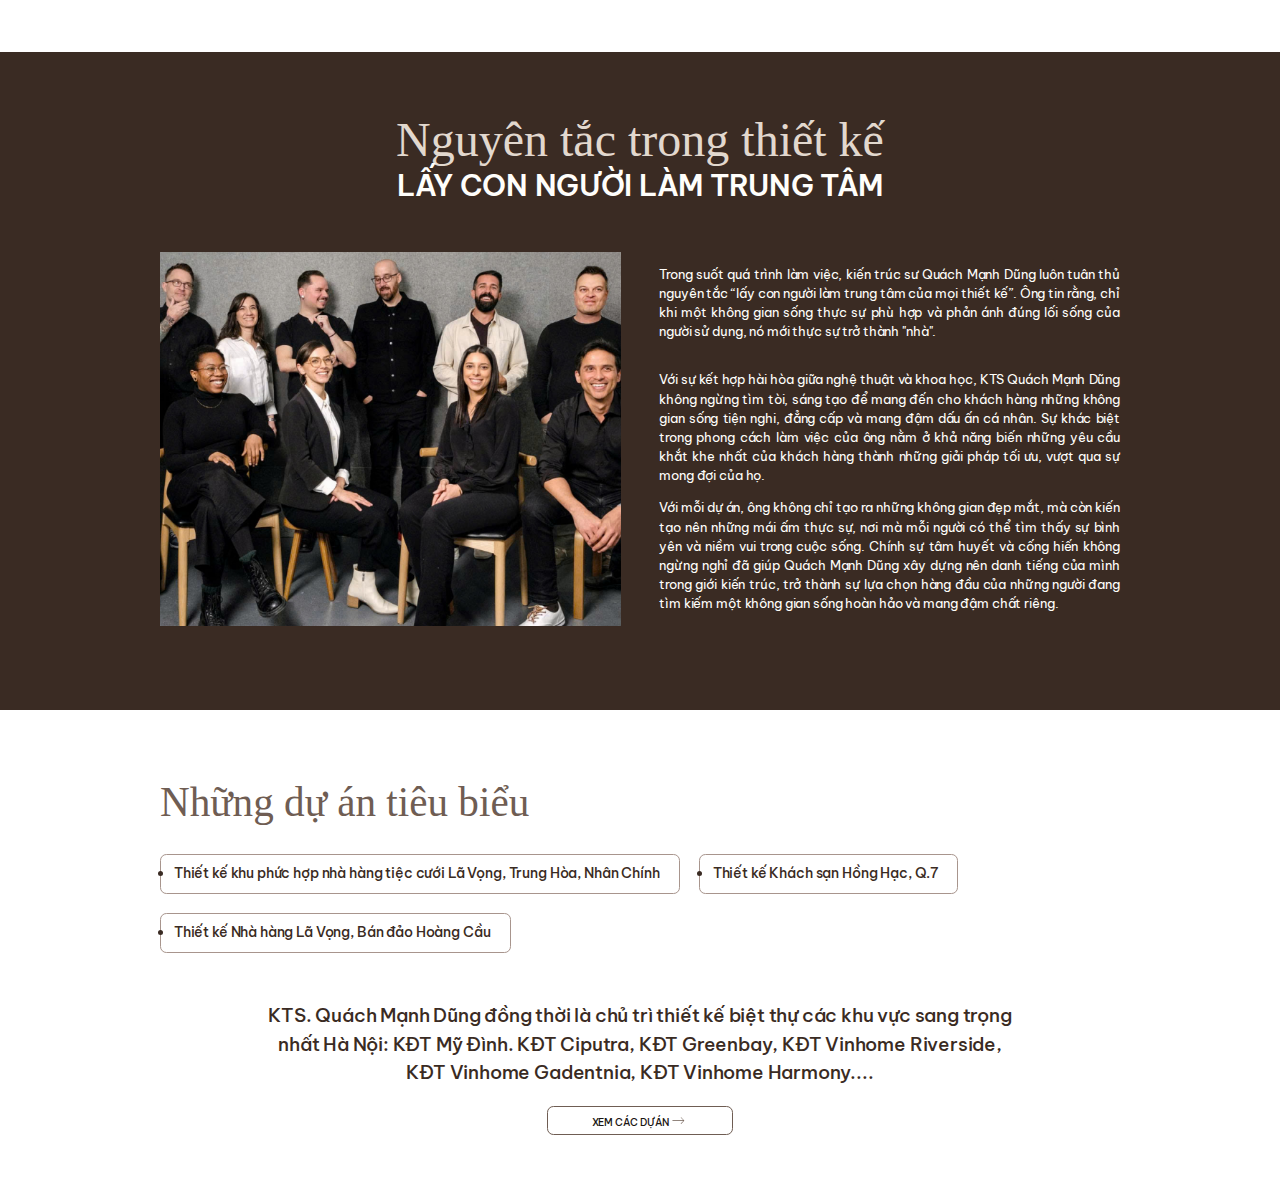
<file: gioithieu.html>
<!DOCTYPE html>
<html lang="en">
  <head>
    <meta charset="UTF-8" />
    <meta http-equiv="X-UA-Compatible" content="IE=edge" />
    <meta name="viewport" content="width=device-width, initial-scale=1.0" />
    <title>Document</title>
    <link rel="preconnect" href="https://fonts.googleapis.com" />
    <link rel="preconnect" href="https://fonts.gstatic.com" crossorigin />
    <link
      href="https://fonts.googleapis.com/css2?family=Be+Vietnam+Pro:ital,wght@0,100;0,200;0,300;0,400;0,500;0,600;0,700;0,800;0,900;1,100;1,200;1,300;1,400;1,500;1,600;1,700;1,800;1,900&display=swap"
      rel="stylesheet"
    />
    <link
      rel="stylesheet"
      href="https://cdn.jsdelivr.net/npm/swiper@11/swiper-bundle.min.css"
    />
    <link rel="stylesheet" href="./gioithieu.css" />
  </head>
  <body>
    <section class="gioi_thieu">
      <img class="gioi_thieu_img_banner" src="./7.jpg" alt="" />
      <div class="gioithieu_title">
        <p>kiến trúc sư</p>
        <h1>Quách Mạnh Dũng</h1>
      </div>
    </section>
    <section class="gioithieu_section2 container">
      <h2>Kiến Tạo Không Gian Sống Nghệ Thuật và Tinh Tế</h2>
      <div class="gioithieu_section2_box">
        <img class="gioithieu_section2_box_img" src="./doingu.jpg" alt="" />
        <div class="gioithieu_section2_box_content">
          <p>
            Kiến trúc sư Quách Mạnh Dũng luôn nuôi dưỡng niềm đam mê mãnh liệt
            với việc kiến tạo những không gian sống vượt ra khỏi giới hạn thông
            thường, nơi mà mỗi ngôi nhà không chỉ là nơi để ở mà còn là một tác
            phẩm nghệ thuật thực sự. Ông luôn đặt tâm huyết vào từng chi tiết
            nhỏ nhất, từ việc định hình cấu trúc không gian tổng thể đến việc
            lựa chọn các nguyên vật liệu phù hợp, nhằm tạo ra những không gian
            sống tinh tế, chất lượng, và trường tồn với thời gian.
          </p>
          <svg
            xmlns="http://www.w3.org/2000/svg"
            width="231"
            height="220"
            viewBox="0 0 231 220"
            fill="none"
          >
            <path
              d="M2.2377 70.8478L116.056 35.174L228.71 70.145L114.892 106.277L2.2377 70.8478Z"
              stroke="#A8958D"
            />
            <path
              d="M2.898 110.966L115.587 75.6463L227.124 110.27L114.435 146.044L2.898 110.966Z"
              stroke="#A8958D"
            />
            <path
              d="M2.898 151.033L115.587 115.713L227.124 150.337L114.435 186.111L2.898 151.033Z"
              stroke="#A8958D"
            />
          </svg>
        </div>
      </div>
      <div class="gioithieu_section2_kientruc">
        <div class="gioithieu_section2_kientruc_warpper1">
          <p class="kientruc_lable">Kiến trúc</p>
          <p class="kientruc_title">không chỉ là thiết kế, xây dựng</p>
          <p class="kientruc_content">
            Với quan điểm rằng, kiến trúc không chỉ đơn thuần là thiết kế, xây
            dựng, mà còn là việc kể lại và viết tiếp các câu chuyện của cuộc
            sống, KTS Quách Mạnh Dũng luôn nỗ lực để những công trình của mình
            không chỉ đẹp về mặt thẩm mỹ mà còn chứa đựng chiều sâu, phản ánh rõ
            rệt cá tính và phong cách sống của từng gia chủ. Điều này không chỉ
            thể hiện ở sự tinh tế trong từng đường nét thiết kế, mà còn ở việc
            ông luôn dành thời gian lắng nghe, thấu hiểu mong muốn và ước mơ của
            khách hàng, để từ đó biến chúng thành hiện thực với sự tôn trọng và
            sáng tạo cao nhất.
          </p>
        </div>
        <img class="gioithieu_section2_kientruc_img" src="7.jpg" alt="" />
      </div>
    </section>
    <div class="nguyentac">
      <div class="nguyentac_title">
        <h2>Nguyên tắc trong thiết kế</h2>
        <p>lấy con người làm trung tâm</p>
      </div>
      <div class="nguyentac_content container">
        <img src="./doingu.jpg" alt="" />
        <div class="nguyentac_content_text">
          <p>
            Trong suốt quá trình làm việc, kiến trúc sư Quách Mạnh Dũng luôn
            tuân thủ nguyên tắc “lấy con người làm trung tâm của mọi thiết kế”.
            Ông tin rằng, chỉ khi một không gian sống thực sự phù hợp và phản
            ánh đúng lối sống của người sử dụng, nó mới thực sự trở thành "nhà".
          </p>
          <p>
            Với sự kết hợp hài hòa giữa nghệ thuật và khoa học, KTS Quách Mạnh
            Dũng không ngừng tìm tòi, sáng tạo để mang đến cho khách hàng những
            không gian sống tiện nghi, đẳng cấp và mang đậm dấu ấn cá nhân. Sự
            khác biệt trong phong cách làm việc của ông nằm ở khả năng biến
            những yêu cầu khắt khe nhất của khách hàng thành những giải pháp tối
            ưu, vượt qua sự mong đợi của họ.
          </p>
          <p>
            Với mỗi dự án, ông không chỉ tạo ra những không gian đẹp mắt, mà còn
            kiến tạo nên những mái ấm thực sự, nơi mà mỗi người có thể tìm thấy
            sự bình yên và niềm vui trong cuộc sống. Chính sự tâm huyết và cống
            hiến không ngừng nghỉ đã giúp Quách Mạnh Dũng xây dựng nên danh
            tiếng của mình trong giới kiến trúc, trở thành sự lựa chọn hàng đầu
            của những người đang tìm kiếm một không gian sống hoàn hảo và mang
            đậm chất riêng.
          </p>
        </div>
      </div>
    </div>
    <div class="duantieubieu container">
      <div class="duantieubieu_title">
        <h2>Những dự án tiêu biểu</h2>
        <div class="duantieubieu_list">
          <a href="/" class="duantieubieu_item">
            <li>
              Thiết kế khu phức hợp nhà hàng tiệc cưới Lã Vọng, Trung Hòa, Nhân
              Chính
            </li>
          </a>
          <a href="/" class="duantieubieu_item">
            <li>Thiết kế Khách sạn Hồng Hạc, Q.7</li>
          </a>
          <a href="/" class="duantieubieu_item">
            <li>Thiết kế Nhà hàng Lã Vọng, Bán đảo Hoàng Cầu</li>
          </a>
        </div>
      </div>
      <div class="duantieubieu_descripts">
        <p>
          KTS. Quách Mạnh Dũng đồng thời là chủ trì thiết kế biệt thự các khu
          vực sang trọng nhất Hà Nội: KĐT Mỹ Đình. KĐT Ciputra, KĐT Greenbay,
          KĐT Vinhome Riverside, KĐT Vinhome Gadentnia, KĐT Vinhome Harmony....
        </p>
        <a href="/" class="duantieubieu_descripts_btn">
          <p>xem các dự án</p>
          <svg
            xmlns="http://www.w3.org/2000/svg"
            width="24"
            height="24"
            viewBox="0 0 24 24"
            fill="none"
          >
            <g clip-path="url(#clip0_121_1610)">
              <path
                fill-rule="evenodd"
                clip-rule="evenodd"
                d="M17.8894 12.4125L4.30469 12.4126V11.7126L18.0144 11.7125L14.5885 8.2866L15.0834 7.79163L19.0444 11.7526L19.2918 12.0001L19.0444 12.2475L15.0834 16.2085L14.5885 15.7135L17.8894 12.4125Z"
                fill="#6F5D53"
              />
            </g>
            <defs>
              <clipPath id="clip0_121_1610">
                <rect width="24" height="24" fill="white" />
              </clipPath>
            </defs>
          </svg>
        </a>
      </div>
    </div>
  </body>
</html>
</file>
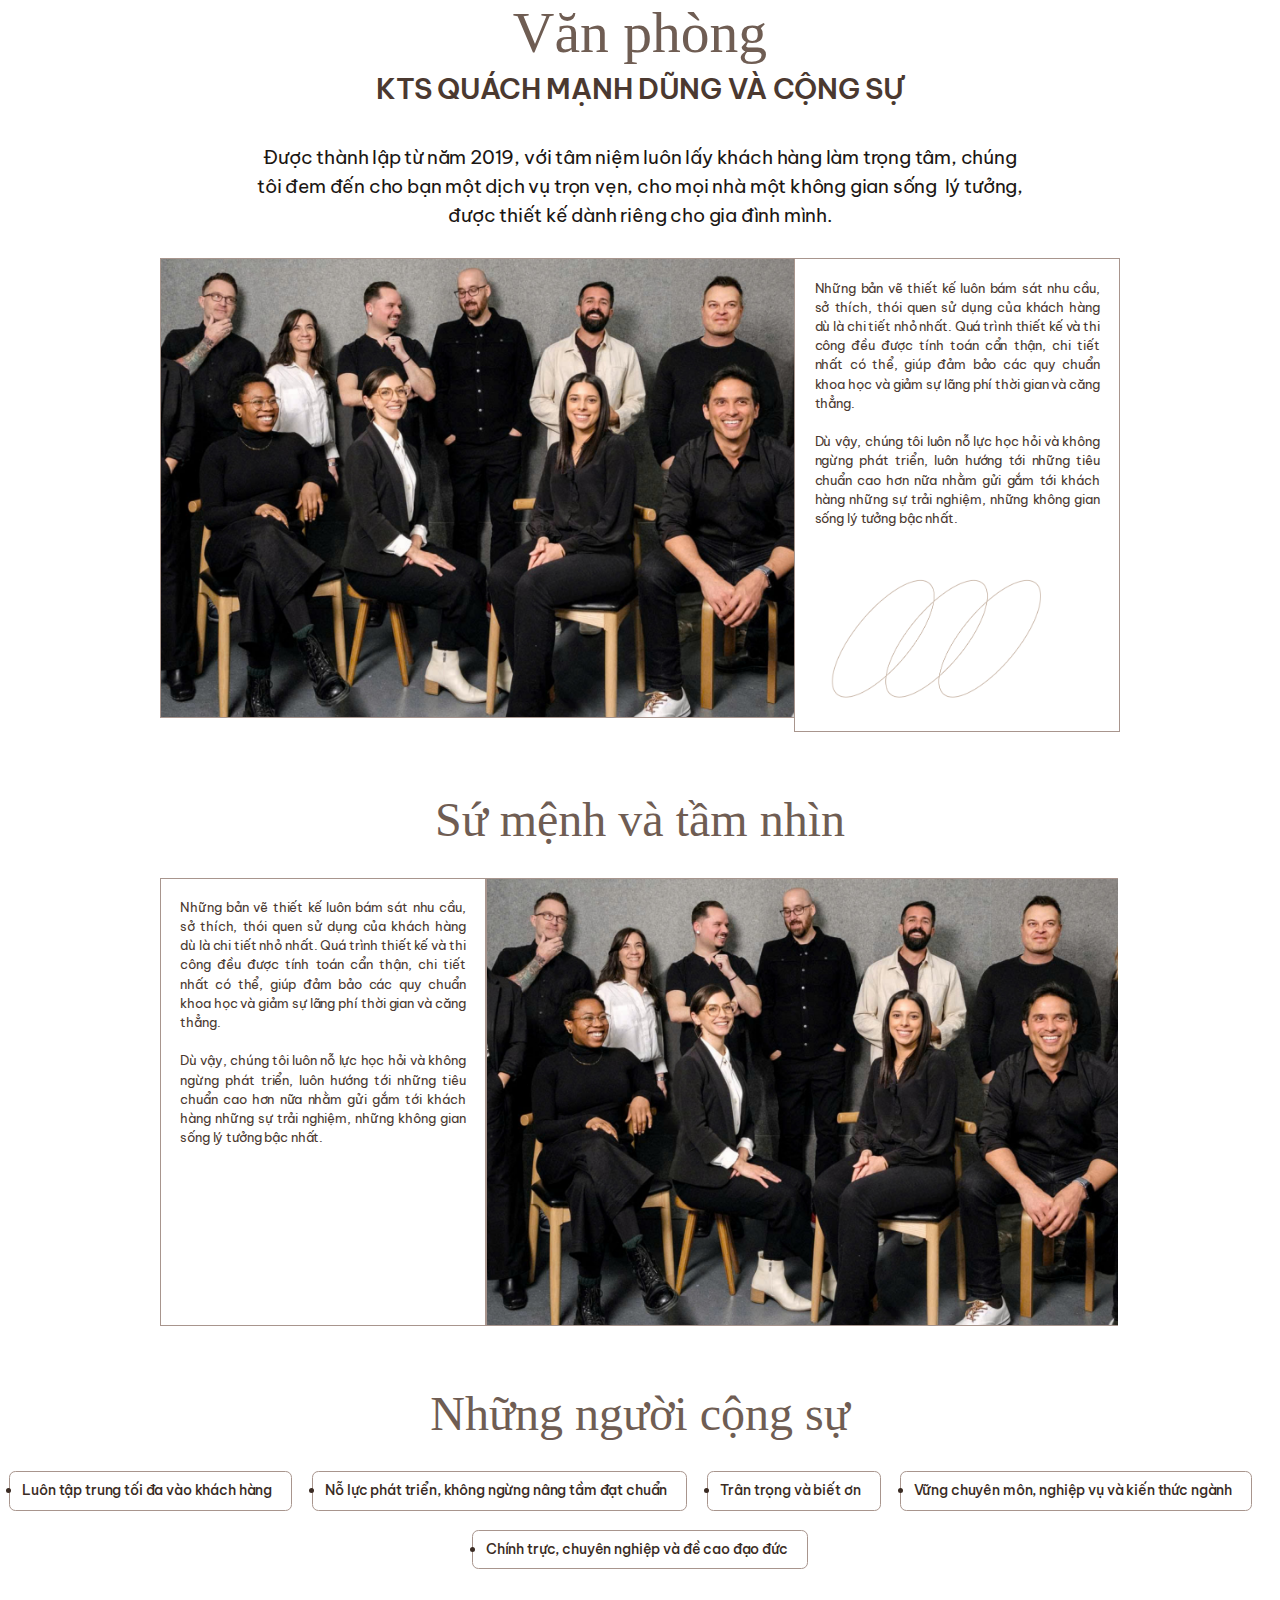
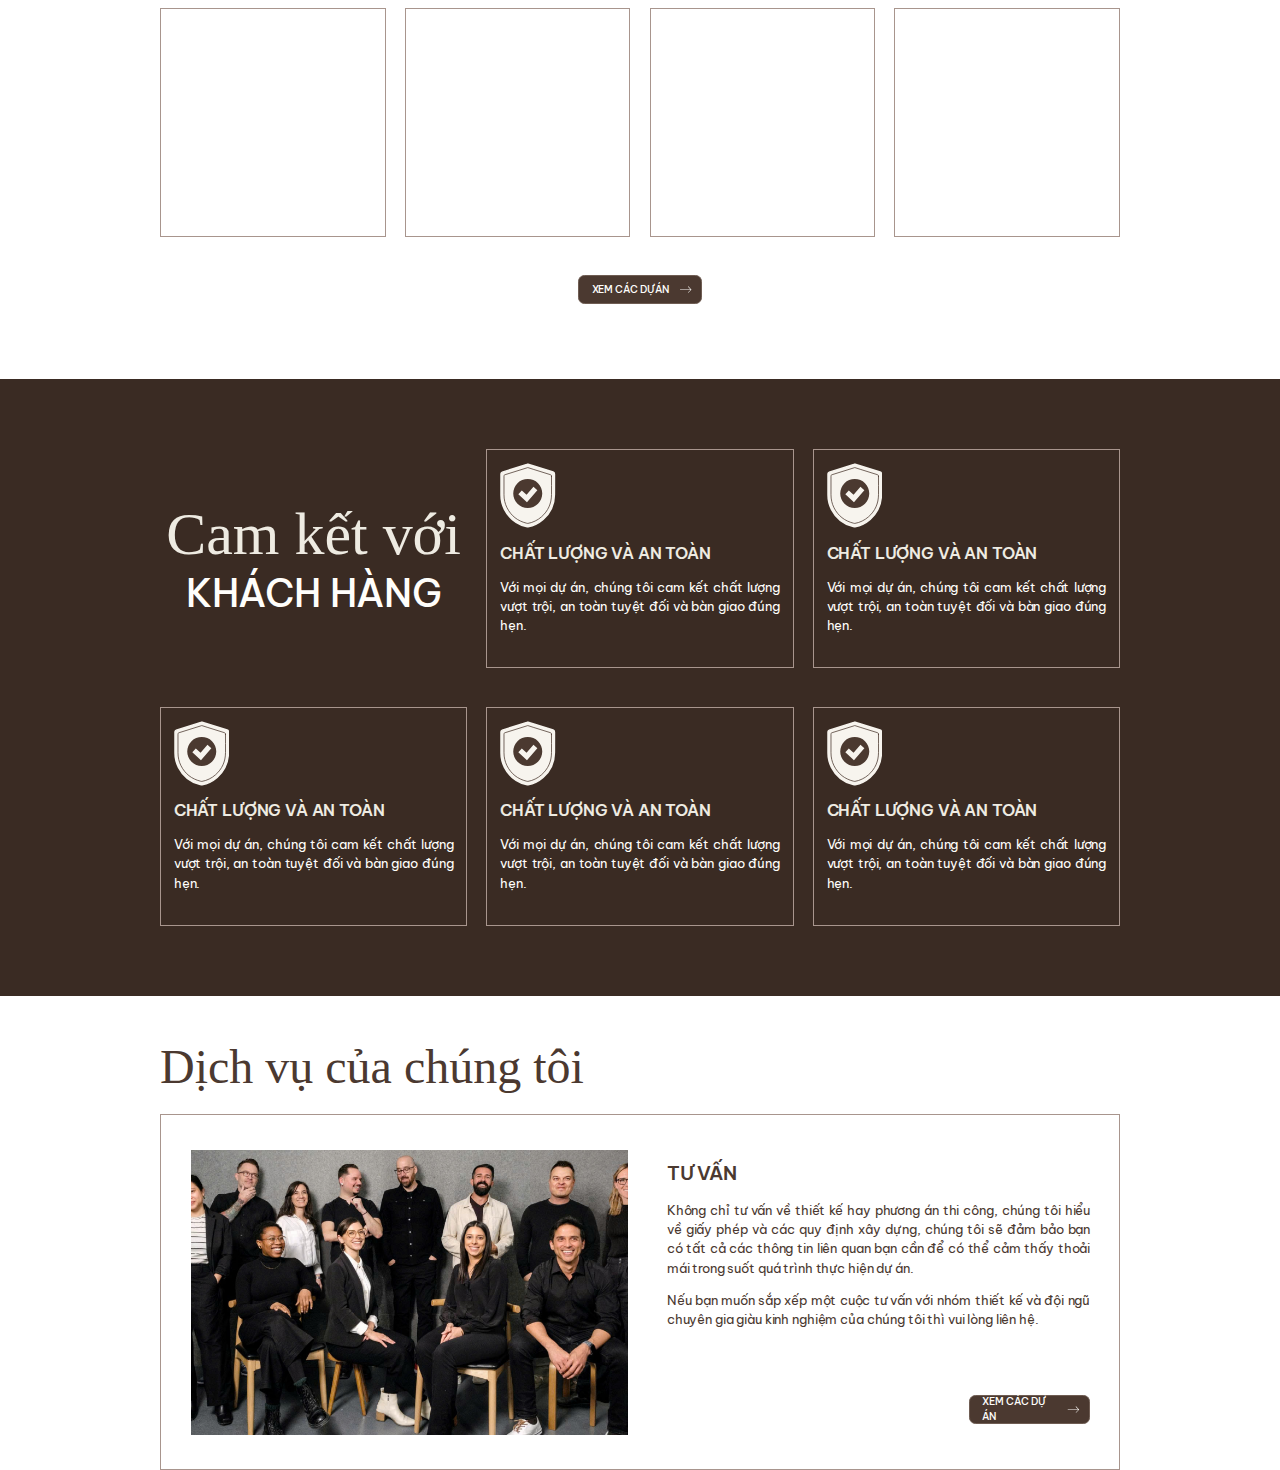
<file: gioithieuthuonghieu.html>
<!DOCTYPE html>
<html lang="en">
  <head>
    <meta charset="UTF-8" />
    <meta http-equiv="X-UA-Compatible" content="IE=edge" />
    <meta name="viewport" content="width=device-width, initial-scale=1.0" />
    <title>Document</title>
    <link rel="preconnect" href="https://fonts.googleapis.com" />
    <link rel="preconnect" href="https://fonts.gstatic.com" crossorigin />
    <link
      href="https://fonts.googleapis.com/css2?family=Be+Vietnam+Pro:ital,wght@0,100;0,200;0,300;0,400;0,500;0,600;0,700;0,800;0,900;1,100;1,200;1,300;1,400;1,500;1,600;1,700;1,800;1,900&display=swap"
      rel="stylesheet"
    />
    <link
      rel="stylesheet"
      href="https://cdn.jsdelivr.net/npm/swiper@11/swiper-bundle.min.css"
    />
    <link rel="stylesheet" href="./gioithieuthuonghieu.css" />
  </head>
  <body>
    <div class="gioithieuthuonghieu_title">
      <h2>Văn phòng</h2>
      <span>KTS quách mạnh dũng và cộng sự</span>
      <p>
        Được thành lập từ năm 2019, với tâm niệm luôn lấy khách hàng làm trọng
        tâm, chúng tôi đem đến cho bạn một dịch vụ trọn vẹn, cho mọi nhà một
        không gian sống  lý tưởng, được thiết kế dành riêng cho gia đình mình.
      </p>
    </div>
    <div class="gioithieu_section2_box container">
      <img class="gioithieu_section2_box_img" src="./doingu.jpg" alt="" />
      <div class="gioithieu_section2_box_content">
        <p>
          Những bản vẽ thiết kế luôn bám sát nhu cầu, sở thích, thói quen sử
          dụng của khách hàng dù là chi tiết nhỏ nhất. Quá trình thiết kế và thi
          công đều được tính toán cẩn thận, chi tiết nhất có thể, giúp đảm bảo
          các quy chuẩn khoa học và giảm sự lãng phí thời gian và căng thẳng.
        </p>
        <p>
          Dù vậy, chúng tôi luôn nỗ lực học hỏi và không ngừng phát triển, luôn
          hướng tới những tiêu chuẩn cao hơn nữa nhằm gửi gắm tới khách hàng
          những sự trải nghiệm, những không gian sống lý tưởng bậc nhất.
        </p>
        <img src="./Quach manh dung (2)/Group 1000004296.png" alt="" />
      </div>
    </div>
    <h2 class="title_sumenhtamnhin">Sứ mệnh và tầm nhìn</h2>
    <div class="gioithieu_section2_box gioithieu_section2_box_lon container">
      <div class="gioithieu_section2_box_content">
        <p>
          Những bản vẽ thiết kế luôn bám sát nhu cầu, sở thích, thói quen sử
          dụng của khách hàng dù là chi tiết nhỏ nhất. Quá trình thiết kế và thi
          công đều được tính toán cẩn thận, chi tiết nhất có thể, giúp đảm bảo
          các quy chuẩn khoa học và giảm sự lãng phí thời gian và căng thẳng.
        </p>
        <p>
          Dù vậy, chúng tôi luôn nỗ lực học hỏi và không ngừng phát triển, luôn
          hướng tới những tiêu chuẩn cao hơn nữa nhằm gửi gắm tới khách hàng
          những sự trải nghiệm, những không gian sống lý tưởng bậc nhất.
        </p>
      </div>
      <img class="gioithieu_section2_box_img" src="./doingu.jpg" alt="" />
    </div>
    <h2 class="title_sumenhtamnhin">Những người cộng sự</h2>
    <div class="congsu_loinoi">
      <a href="/" class="duantieubieu_item">
        <li>Luôn tập trung tối đa vào khách hàng</li>
      </a>
      <a href="/" class="duantieubieu_item">
        <li>Nỗ lực phát triển, không ngừng nâng tầm đạt chuẩn</li>
      </a>
      <a href="/" class="duantieubieu_item">
        <li>Trân trọng và biết ơn</li>
      </a>
      <a href="/" class="duantieubieu_item">
        <li>Vững chuyên môn, nghiệp vụ và kiến thức ngành</li>
      </a>
      <a href="/" class="duantieubieu_item">
        <li>Chính trực, chuyên nghiệp và đề cao đạo đức</li>
      </a>
    </div>
    <div class="list_img_congsu container">
      <div class="list_img_congsu_item"></div>
      <div class="list_img_congsu_item"></div>
      <div class="list_img_congsu_item"></div>
      <div class="list_img_congsu_item"></div>
    </div>
    <div class="flex_center">
      <a href="/" class="congsu_descripts_btn">
        <p>xem các dự án</p>
        <svg
          xmlns="http://www.w3.org/2000/svg"
          width="24"
          height="25"
          viewBox="0 0 24 25"
          fill="none"
        >
          <g clip-path="url(#clip0_121_39)">
            <path
              fill-rule="evenodd"
              clip-rule="evenodd"
              d="M18.3347 12.9202L4.75 12.9202V12.2202L18.4597 12.2202L15.0338 8.79429L15.5287 8.29932L19.4897 12.2603L19.7372 12.5077L19.4897 12.7552L15.5287 16.7162L15.0338 16.2212L18.3347 12.9202Z"
              fill="#FFFEFB"
            />
          </g>
          <defs>
            <clipPath id="clip0_121_39">
              <rect
                width="24"
                height="24"
                fill="white"
                transform="translate(0 0.507812)"
              />
            </clipPath>
          </defs>
        </svg>
      </a>
    </div>
    <section class="camket">
      <div class="camket_grid container">
        <div class="camket_grid_item1">
          <span>Cam kết với</span>
          <p>khách hàng</p>
        </div>
        <div class="camket_grid_item">
          <div class="camket_grid_item_icon">
            <svg
              xmlns="http://www.w3.org/2000/svg"
              width="72"
              height="84"
              viewBox="0 0 72 84"
              fill="none"
            >
              <path
                d="M70.6582 13.952C70.6582 12.3627 70.4239 12.0294 68.9187 11.5644L43.8722 3.72405C41.4075 2.95137 38.95 2.13108 36.4926 1.34375H35.5221C35.2834 1.45775 35.0389 1.55914 34.7897 1.64763L2.92761 11.6339C1.60918 12.0477 1.33818 12.4213 1.33818 13.7982V40.8054C1.26931 47.4223 2.78629 53.9593 5.76223 59.8697C11.7684 71.6797 21.2977 79.0989 34.1158 82.3325C34.8702 82.5229 35.7052 82.7536 36.445 82.6108C43.668 81.266 50.3942 77.9968 55.9139 73.1481C65.6849 64.5498 70.563 53.6553 70.6143 40.6516C70.6985 31.7456 70.6582 22.8506 70.6582 13.952Z"
                fill="#F7F4EE"
                stroke="#F7F4EE"
                stroke-width="2"
                stroke-linecap="round"
                stroke-linejoin="round"
              />
              <path
                d="M66.8658 17.0284C66.8658 15.6112 66.657 15.3146 65.3166 14.9008L43.0132 7.91743C40.8158 7.22897 38.6185 6.50022 36.4431 5.80078H35.5934C35.381 5.89233 35.1759 6.00219 34.9561 6.07177C25.5049 9.03554 16.0526 11.9981 6.59893 14.9594C5.427 15.3256 5.18162 15.6625 5.18162 16.8893V40.9376C5.12128 46.83 6.47248 52.6513 9.12227 57.9147C14.4729 68.4283 22.9548 75.0345 34.3702 77.9128C35.0404 78.0812 35.7875 78.279 36.4431 78.1618C42.8731 76.9635 48.8612 74.0539 53.7767 69.7392C62.4784 62.082 66.8072 52.3813 66.8695 40.8094C66.9024 32.8702 66.8658 24.9493 66.8658 17.0284Z"
                stroke="#4B3930"
                stroke-miterlimit="10"
                stroke-linecap="round"
              />
              <path
                d="M36.0228 58.2026C41.0172 58.2026 45.8071 56.2188 49.3387 52.6875C52.8703 49.1562 54.8543 44.3667 54.8543 39.3727C54.8548 36.8996 54.3681 34.4506 53.4219 32.1656C52.4758 29.8807 51.0887 27.8044 49.34 26.0555C47.5912 24.3066 45.5151 22.9193 43.2301 21.9727C40.9452 21.0262 38.4961 20.5391 36.0228 20.5391C33.5491 20.5386 31.0997 21.0254 28.8142 21.9717C26.5288 22.918 24.4523 24.3053 22.7032 26.0542C20.9541 27.8032 19.5667 29.8796 18.6203 32.1648C17.6739 34.4501 17.187 36.8993 17.1875 39.3727C17.1875 41.8458 17.6747 44.2947 18.6214 46.5795C19.568 48.8643 20.9554 50.9402 22.7045 52.6888C24.4535 54.4374 26.5299 55.8243 28.8151 56.7704C31.1003 57.7165 33.5494 58.2031 36.0228 58.2026Z"
                fill="#4B3930"
              />
              <path
                d="M34.9989 50.5949L23.7812 40.3413L28.2969 35.4085L34.4679 41.0591L43.4698 30.7578L48.5055 35.1522L34.9989 50.5949Z"
                fill="#F7F4EE"
              />
            </svg>
          </div>
          <div class="camket_grid_item_content">
            <span>CHẤT LƯỢNG VÀ AN TOÀN</span>
            <p>
              Với mọi dự án, chúng tôi cam kết chất lượng vượt trội, an toàn
              tuyệt đối và bàn giao đúng hẹn.
            </p>
          </div>
        </div>
        <div class="camket_grid_item">
          <div class="camket_grid_item_icon">
            <svg
              xmlns="http://www.w3.org/2000/svg"
              width="72"
              height="84"
              viewBox="0 0 72 84"
              fill="none"
            >
              <path
                d="M70.6582 13.952C70.6582 12.3627 70.4239 12.0294 68.9187 11.5644L43.8722 3.72405C41.4075 2.95137 38.95 2.13108 36.4926 1.34375H35.5221C35.2834 1.45775 35.0389 1.55914 34.7897 1.64763L2.92761 11.6339C1.60918 12.0477 1.33818 12.4213 1.33818 13.7982V40.8054C1.26931 47.4223 2.78629 53.9593 5.76223 59.8697C11.7684 71.6797 21.2977 79.0989 34.1158 82.3325C34.8702 82.5229 35.7052 82.7536 36.445 82.6108C43.668 81.266 50.3942 77.9968 55.9139 73.1481C65.6849 64.5498 70.563 53.6553 70.6143 40.6516C70.6985 31.7456 70.6582 22.8506 70.6582 13.952Z"
                fill="#F7F4EE"
                stroke="#F7F4EE"
                stroke-width="2"
                stroke-linecap="round"
                stroke-linejoin="round"
              />
              <path
                d="M66.8658 17.0284C66.8658 15.6112 66.657 15.3146 65.3166 14.9008L43.0132 7.91743C40.8158 7.22897 38.6185 6.50022 36.4431 5.80078H35.5934C35.381 5.89233 35.1759 6.00219 34.9561 6.07177C25.5049 9.03554 16.0526 11.9981 6.59893 14.9594C5.427 15.3256 5.18162 15.6625 5.18162 16.8893V40.9376C5.12128 46.83 6.47248 52.6513 9.12227 57.9147C14.4729 68.4283 22.9548 75.0345 34.3702 77.9128C35.0404 78.0812 35.7875 78.279 36.4431 78.1618C42.8731 76.9635 48.8612 74.0539 53.7767 69.7392C62.4784 62.082 66.8072 52.3813 66.8695 40.8094C66.9024 32.8702 66.8658 24.9493 66.8658 17.0284Z"
                stroke="#4B3930"
                stroke-miterlimit="10"
                stroke-linecap="round"
              />
              <path
                d="M36.0228 58.2026C41.0172 58.2026 45.8071 56.2188 49.3387 52.6875C52.8703 49.1562 54.8543 44.3667 54.8543 39.3727C54.8548 36.8996 54.3681 34.4506 53.4219 32.1656C52.4758 29.8807 51.0887 27.8044 49.34 26.0555C47.5912 24.3066 45.5151 22.9193 43.2301 21.9727C40.9452 21.0262 38.4961 20.5391 36.0228 20.5391C33.5491 20.5386 31.0997 21.0254 28.8142 21.9717C26.5288 22.918 24.4523 24.3053 22.7032 26.0542C20.9541 27.8032 19.5667 29.8796 18.6203 32.1648C17.6739 34.4501 17.187 36.8993 17.1875 39.3727C17.1875 41.8458 17.6747 44.2947 18.6214 46.5795C19.568 48.8643 20.9554 50.9402 22.7045 52.6888C24.4535 54.4374 26.5299 55.8243 28.8151 56.7704C31.1003 57.7165 33.5494 58.2031 36.0228 58.2026Z"
                fill="#4B3930"
              />
              <path
                d="M34.9989 50.5949L23.7812 40.3413L28.2969 35.4085L34.4679 41.0591L43.4698 30.7578L48.5055 35.1522L34.9989 50.5949Z"
                fill="#F7F4EE"
              />
            </svg>
          </div>
          <div class="camket_grid_item_content">
            <span>CHẤT LƯỢNG VÀ AN TOÀN</span>
            <p>
              Với mọi dự án, chúng tôi cam kết chất lượng vượt trội, an toàn
              tuyệt đối và bàn giao đúng hẹn.
            </p>
          </div>
        </div>
        <div class="camket_grid_item">
          <div class="camket_grid_item_icon">
            <svg
              xmlns="http://www.w3.org/2000/svg"
              width="72"
              height="84"
              viewBox="0 0 72 84"
              fill="none"
            >
              <path
                d="M70.6582 13.952C70.6582 12.3627 70.4239 12.0294 68.9187 11.5644L43.8722 3.72405C41.4075 2.95137 38.95 2.13108 36.4926 1.34375H35.5221C35.2834 1.45775 35.0389 1.55914 34.7897 1.64763L2.92761 11.6339C1.60918 12.0477 1.33818 12.4213 1.33818 13.7982V40.8054C1.26931 47.4223 2.78629 53.9593 5.76223 59.8697C11.7684 71.6797 21.2977 79.0989 34.1158 82.3325C34.8702 82.5229 35.7052 82.7536 36.445 82.6108C43.668 81.266 50.3942 77.9968 55.9139 73.1481C65.6849 64.5498 70.563 53.6553 70.6143 40.6516C70.6985 31.7456 70.6582 22.8506 70.6582 13.952Z"
                fill="#F7F4EE"
                stroke="#F7F4EE"
                stroke-width="2"
                stroke-linecap="round"
                stroke-linejoin="round"
              />
              <path
                d="M66.8658 17.0284C66.8658 15.6112 66.657 15.3146 65.3166 14.9008L43.0132 7.91743C40.8158 7.22897 38.6185 6.50022 36.4431 5.80078H35.5934C35.381 5.89233 35.1759 6.00219 34.9561 6.07177C25.5049 9.03554 16.0526 11.9981 6.59893 14.9594C5.427 15.3256 5.18162 15.6625 5.18162 16.8893V40.9376C5.12128 46.83 6.47248 52.6513 9.12227 57.9147C14.4729 68.4283 22.9548 75.0345 34.3702 77.9128C35.0404 78.0812 35.7875 78.279 36.4431 78.1618C42.8731 76.9635 48.8612 74.0539 53.7767 69.7392C62.4784 62.082 66.8072 52.3813 66.8695 40.8094C66.9024 32.8702 66.8658 24.9493 66.8658 17.0284Z"
                stroke="#4B3930"
                stroke-miterlimit="10"
                stroke-linecap="round"
              />
              <path
                d="M36.0228 58.2026C41.0172 58.2026 45.8071 56.2188 49.3387 52.6875C52.8703 49.1562 54.8543 44.3667 54.8543 39.3727C54.8548 36.8996 54.3681 34.4506 53.4219 32.1656C52.4758 29.8807 51.0887 27.8044 49.34 26.0555C47.5912 24.3066 45.5151 22.9193 43.2301 21.9727C40.9452 21.0262 38.4961 20.5391 36.0228 20.5391C33.5491 20.5386 31.0997 21.0254 28.8142 21.9717C26.5288 22.918 24.4523 24.3053 22.7032 26.0542C20.9541 27.8032 19.5667 29.8796 18.6203 32.1648C17.6739 34.4501 17.187 36.8993 17.1875 39.3727C17.1875 41.8458 17.6747 44.2947 18.6214 46.5795C19.568 48.8643 20.9554 50.9402 22.7045 52.6888C24.4535 54.4374 26.5299 55.8243 28.8151 56.7704C31.1003 57.7165 33.5494 58.2031 36.0228 58.2026Z"
                fill="#4B3930"
              />
              <path
                d="M34.9989 50.5949L23.7812 40.3413L28.2969 35.4085L34.4679 41.0591L43.4698 30.7578L48.5055 35.1522L34.9989 50.5949Z"
                fill="#F7F4EE"
              />
            </svg>
          </div>
          <div class="camket_grid_item_content">
            <span>CHẤT LƯỢNG VÀ AN TOÀN</span>
            <p>
              Với mọi dự án, chúng tôi cam kết chất lượng vượt trội, an toàn
              tuyệt đối và bàn giao đúng hẹn.
            </p>
          </div>
        </div>
        <div class="camket_grid_item">
          <div class="camket_grid_item_icon">
            <svg
              xmlns="http://www.w3.org/2000/svg"
              width="72"
              height="84"
              viewBox="0 0 72 84"
              fill="none"
            >
              <path
                d="M70.6582 13.952C70.6582 12.3627 70.4239 12.0294 68.9187 11.5644L43.8722 3.72405C41.4075 2.95137 38.95 2.13108 36.4926 1.34375H35.5221C35.2834 1.45775 35.0389 1.55914 34.7897 1.64763L2.92761 11.6339C1.60918 12.0477 1.33818 12.4213 1.33818 13.7982V40.8054C1.26931 47.4223 2.78629 53.9593 5.76223 59.8697C11.7684 71.6797 21.2977 79.0989 34.1158 82.3325C34.8702 82.5229 35.7052 82.7536 36.445 82.6108C43.668 81.266 50.3942 77.9968 55.9139 73.1481C65.6849 64.5498 70.563 53.6553 70.6143 40.6516C70.6985 31.7456 70.6582 22.8506 70.6582 13.952Z"
                fill="#F7F4EE"
                stroke="#F7F4EE"
                stroke-width="2"
                stroke-linecap="round"
                stroke-linejoin="round"
              />
              <path
                d="M66.8658 17.0284C66.8658 15.6112 66.657 15.3146 65.3166 14.9008L43.0132 7.91743C40.8158 7.22897 38.6185 6.50022 36.4431 5.80078H35.5934C35.381 5.89233 35.1759 6.00219 34.9561 6.07177C25.5049 9.03554 16.0526 11.9981 6.59893 14.9594C5.427 15.3256 5.18162 15.6625 5.18162 16.8893V40.9376C5.12128 46.83 6.47248 52.6513 9.12227 57.9147C14.4729 68.4283 22.9548 75.0345 34.3702 77.9128C35.0404 78.0812 35.7875 78.279 36.4431 78.1618C42.8731 76.9635 48.8612 74.0539 53.7767 69.7392C62.4784 62.082 66.8072 52.3813 66.8695 40.8094C66.9024 32.8702 66.8658 24.9493 66.8658 17.0284Z"
                stroke="#4B3930"
                stroke-miterlimit="10"
                stroke-linecap="round"
              />
              <path
                d="M36.0228 58.2026C41.0172 58.2026 45.8071 56.2188 49.3387 52.6875C52.8703 49.1562 54.8543 44.3667 54.8543 39.3727C54.8548 36.8996 54.3681 34.4506 53.4219 32.1656C52.4758 29.8807 51.0887 27.8044 49.34 26.0555C47.5912 24.3066 45.5151 22.9193 43.2301 21.9727C40.9452 21.0262 38.4961 20.5391 36.0228 20.5391C33.5491 20.5386 31.0997 21.0254 28.8142 21.9717C26.5288 22.918 24.4523 24.3053 22.7032 26.0542C20.9541 27.8032 19.5667 29.8796 18.6203 32.1648C17.6739 34.4501 17.187 36.8993 17.1875 39.3727C17.1875 41.8458 17.6747 44.2947 18.6214 46.5795C19.568 48.8643 20.9554 50.9402 22.7045 52.6888C24.4535 54.4374 26.5299 55.8243 28.8151 56.7704C31.1003 57.7165 33.5494 58.2031 36.0228 58.2026Z"
                fill="#4B3930"
              />
              <path
                d="M34.9989 50.5949L23.7812 40.3413L28.2969 35.4085L34.4679 41.0591L43.4698 30.7578L48.5055 35.1522L34.9989 50.5949Z"
                fill="#F7F4EE"
              />
            </svg>
          </div>
          <div class="camket_grid_item_content">
            <span>CHẤT LƯỢNG VÀ AN TOÀN</span>
            <p>
              Với mọi dự án, chúng tôi cam kết chất lượng vượt trội, an toàn
              tuyệt đối và bàn giao đúng hẹn.
            </p>
          </div>
        </div>
        <div class="camket_grid_item">
          <div class="camket_grid_item_icon">
            <svg
              xmlns="http://www.w3.org/2000/svg"
              width="72"
              height="84"
              viewBox="0 0 72 84"
              fill="none"
            >
              <path
                d="M70.6582 13.952C70.6582 12.3627 70.4239 12.0294 68.9187 11.5644L43.8722 3.72405C41.4075 2.95137 38.95 2.13108 36.4926 1.34375H35.5221C35.2834 1.45775 35.0389 1.55914 34.7897 1.64763L2.92761 11.6339C1.60918 12.0477 1.33818 12.4213 1.33818 13.7982V40.8054C1.26931 47.4223 2.78629 53.9593 5.76223 59.8697C11.7684 71.6797 21.2977 79.0989 34.1158 82.3325C34.8702 82.5229 35.7052 82.7536 36.445 82.6108C43.668 81.266 50.3942 77.9968 55.9139 73.1481C65.6849 64.5498 70.563 53.6553 70.6143 40.6516C70.6985 31.7456 70.6582 22.8506 70.6582 13.952Z"
                fill="#F7F4EE"
                stroke="#F7F4EE"
                stroke-width="2"
                stroke-linecap="round"
                stroke-linejoin="round"
              />
              <path
                d="M66.8658 17.0284C66.8658 15.6112 66.657 15.3146 65.3166 14.9008L43.0132 7.91743C40.8158 7.22897 38.6185 6.50022 36.4431 5.80078H35.5934C35.381 5.89233 35.1759 6.00219 34.9561 6.07177C25.5049 9.03554 16.0526 11.9981 6.59893 14.9594C5.427 15.3256 5.18162 15.6625 5.18162 16.8893V40.9376C5.12128 46.83 6.47248 52.6513 9.12227 57.9147C14.4729 68.4283 22.9548 75.0345 34.3702 77.9128C35.0404 78.0812 35.7875 78.279 36.4431 78.1618C42.8731 76.9635 48.8612 74.0539 53.7767 69.7392C62.4784 62.082 66.8072 52.3813 66.8695 40.8094C66.9024 32.8702 66.8658 24.9493 66.8658 17.0284Z"
                stroke="#4B3930"
                stroke-miterlimit="10"
                stroke-linecap="round"
              />
              <path
                d="M36.0228 58.2026C41.0172 58.2026 45.8071 56.2188 49.3387 52.6875C52.8703 49.1562 54.8543 44.3667 54.8543 39.3727C54.8548 36.8996 54.3681 34.4506 53.4219 32.1656C52.4758 29.8807 51.0887 27.8044 49.34 26.0555C47.5912 24.3066 45.5151 22.9193 43.2301 21.9727C40.9452 21.0262 38.4961 20.5391 36.0228 20.5391C33.5491 20.5386 31.0997 21.0254 28.8142 21.9717C26.5288 22.918 24.4523 24.3053 22.7032 26.0542C20.9541 27.8032 19.5667 29.8796 18.6203 32.1648C17.6739 34.4501 17.187 36.8993 17.1875 39.3727C17.1875 41.8458 17.6747 44.2947 18.6214 46.5795C19.568 48.8643 20.9554 50.9402 22.7045 52.6888C24.4535 54.4374 26.5299 55.8243 28.8151 56.7704C31.1003 57.7165 33.5494 58.2031 36.0228 58.2026Z"
                fill="#4B3930"
              />
              <path
                d="M34.9989 50.5949L23.7812 40.3413L28.2969 35.4085L34.4679 41.0591L43.4698 30.7578L48.5055 35.1522L34.9989 50.5949Z"
                fill="#F7F4EE"
              />
            </svg>
          </div>
          <div class="camket_grid_item_content">
            <span>CHẤT LƯỢNG VÀ AN TOÀN</span>
            <p>
              Với mọi dự án, chúng tôi cam kết chất lượng vượt trội, an toàn
              tuyệt đối và bàn giao đúng hẹn.
            </p>
          </div>
        </div>
      </div>
    </section>
    <section class="container">
      <h2 class="h2_dichvu">Dịch vụ của chúng tôi</h2>
      <div class="dichvu_box">
        <div class="dichvu_box_img">
          <img src="./doingu.jpg" alt="" />
        </div>
        <div class="dichvu_box_content">
          <div class="dichvu_box_content_text">
            <span>TƯ VẤN</span>
            <p>
              Không chỉ tư vấn về thiết kế hay phương án thi công, chúng tôi
              hiểu về giấy phép và các quy định xây dựng, chúng tôi sẽ đảm bảo
              bạn có tất cả các thông tin liên quan bạn cần để có thể cảm thấy
              thoải mái trong suốt quá trình thực hiện dự án.
            </p>
            <p>
              Nếu bạn muốn sắp xếp một cuộc tư vấn với nhóm thiết kế và đội ngũ
              chuyên gia giàu kinh nghiệm của chúng tôi thì vui lòng liên hệ.
            </p>
          </div>
          <a href="/" class="congsu_descripts_btn">
            <p>xem các dự án</p>
            <svg
              xmlns="http://www.w3.org/2000/svg"
              width="24"
              height="25"
              viewBox="0 0 24 25"
              fill="none"
            >
              <g clip-path="url(#clip0_121_39)">
                <path
                  fill-rule="evenodd"
                  clip-rule="evenodd"
                  d="M18.3347 12.9202L4.75 12.9202V12.2202L18.4597 12.2202L15.0338 8.79429L15.5287 8.29932L19.4897 12.2603L19.7372 12.5077L19.4897 12.7552L15.5287 16.7162L15.0338 16.2212L18.3347 12.9202Z"
                  fill="#FFFEFB"
                ></path>
              </g>
              <defs>
                <clipPath id="clip0_121_39">
                  <rect
                    width="24"
                    height="24"
                    fill="white"
                    transform="translate(0 0.507812)"
                  ></rect>
                </clipPath>
              </defs>
            </svg>
          </a>
        </div>
      </div>
    </section>
  </body>
</html>
</file>
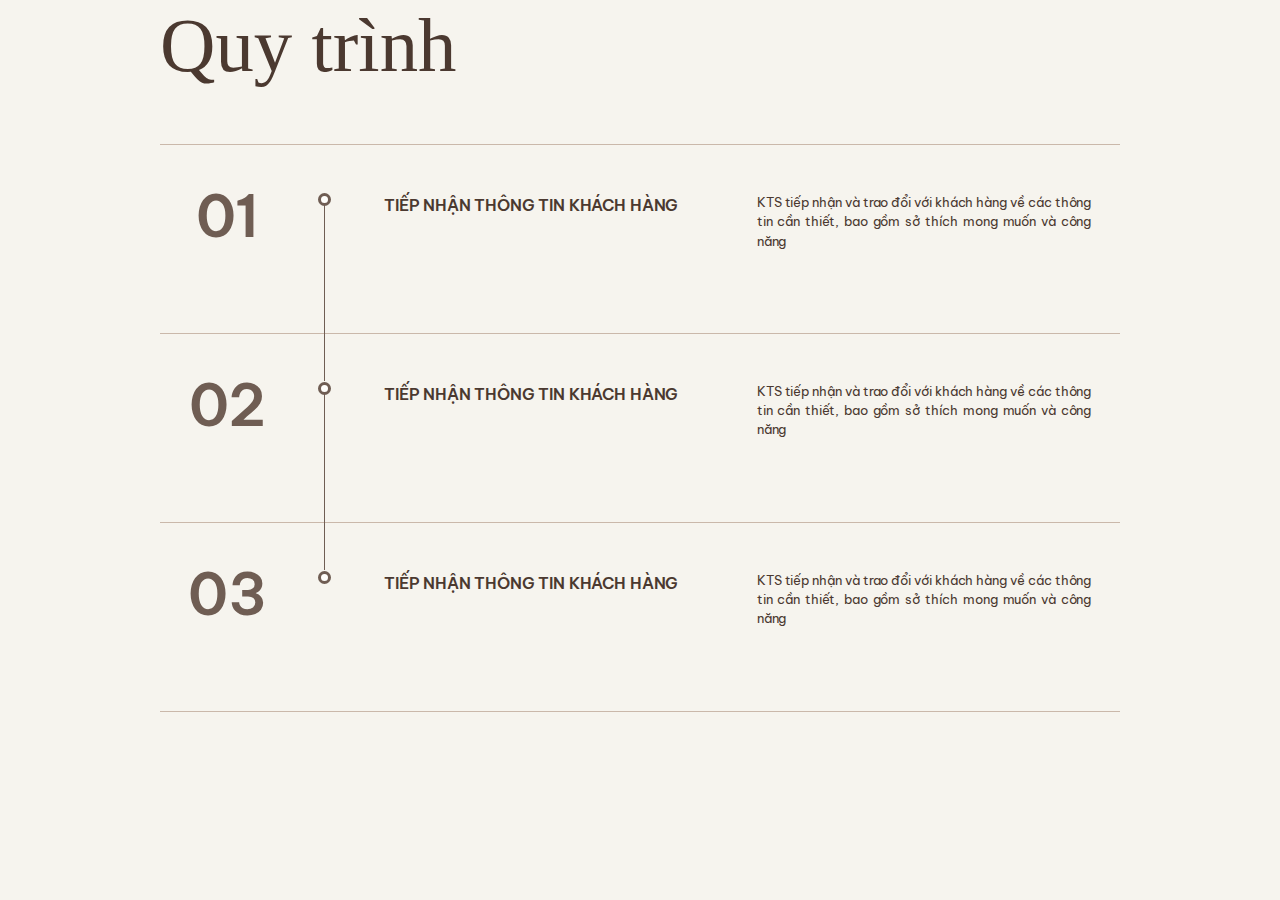
<file: quytrinh.html>
<!DOCTYPE html>
<html lang="en">
  <head>
    <meta charset="UTF-8" />
    <meta http-equiv="X-UA-Compatible" content="IE=edge" />
    <meta name="viewport" content="width=device-width, initial-scale=1.0" />
    <title>Document</title>
    <link rel="preconnect" href="https://fonts.googleapis.com" />
    <link rel="preconnect" href="https://fonts.gstatic.com" crossorigin />
    <link
      href="https://fonts.googleapis.com/css2?family=Be+Vietnam+Pro:ital,wght@0,100;0,200;0,300;0,400;0,500;0,600;0,700;0,800;0,900;1,100;1,200;1,300;1,400;1,500;1,600;1,700;1,800;1,900&display=swap"
      rel="stylesheet"
    />
    <link
      rel="stylesheet"
      href="https://cdn.jsdelivr.net/npm/swiper@11/swiper-bundle.min.css"
    />
    <link rel="stylesheet" href="./quytrinh.css" />
  </head>
  <body>
    <section class="container">
      <h1 class="quytrinh_h1">Quy trình</h1>
      <div class="quytrinh_box">
        <div style="--indexitem: 1" class="quytring_item">
          <div class="quytring_item_wapper">
            <div class="quytring_item_index">
              <svg
                xmlns="http://www.w3.org/2000/svg"
                width="134"
                height="159"
                viewBox="0 0 134 159"
                fill="none"
              >
                <path
                  d="M118.106 69.0615V34.839L85.1656 1.23828H16.3365C7.78819 1.23828 0.824219 8.17235 0.824219 16.7662V142.022C0.824219 150.579 7.75134 157.55 16.3365 157.55H102.594C111.142 157.55 118.106 150.616 118.106 142.022V127.355"
                  stroke="#6F5D53"
                  stroke-width="1.5"
                  stroke-miterlimit="10"
                />
                <path
                  d="M85.1719 1.23828V25.4706C85.1719 30.6343 89.3355 34.8021 94.494 34.8021H118.076"
                  stroke="#6F5D53"
                  stroke-width="1.5"
                  stroke-miterlimit="10"
                />
                <path
                  d="M51.3921 64.6518H22.394C19.4832 64.6518 17.125 62.2913 17.125 59.3775V23.3056C17.125 20.3918 19.4832 18.0312 22.394 18.0312H51.3921C54.303 18.0312 56.6612 20.3918 56.6612 23.3056V59.4144C56.6612 62.2913 54.303 64.6518 51.3921 64.6518Z"
                  stroke="#6F5D53"
                  stroke-width="1.5"
                  stroke-miterlimit="10"
                />
                <path
                  d="M11.4766 81.2812H49.76"
                  stroke="#6F5D53"
                  stroke-width="1.5"
                  stroke-miterlimit="10"
                  stroke-linecap="round"
                  stroke-linejoin="round"
                />
                <path
                  d="M11.4766 95.7422H49.76"
                  stroke="#6F5D53"
                  stroke-width="1.5"
                  stroke-miterlimit="10"
                  stroke-linecap="round"
                  stroke-linejoin="round"
                />
                <path
                  d="M11.4766 110.152H56.6502"
                  stroke="#6F5D53"
                  stroke-width="1.5"
                  stroke-miterlimit="10"
                  stroke-linecap="round"
                  stroke-linejoin="round"
                />
                <path
                  d="M11.4766 124.613H63.5405"
                  stroke="#6F5D53"
                  stroke-width="1.5"
                  stroke-miterlimit="10"
                  stroke-linecap="round"
                  stroke-linejoin="round"
                />
                <path
                  d="M11.4766 139.039H74.5207"
                  stroke="#6F5D53"
                  stroke-width="1.5"
                  stroke-miterlimit="10"
                  stroke-linecap="round"
                  stroke-linejoin="round"
                />
                <path
                  d="M97.4402 134.015C117.179 134.015 133.181 117.997 133.181 98.2378C133.181 78.4788 117.179 62.4609 97.4402 62.4609C77.701 62.4609 61.6992 78.4788 61.6992 98.2378C61.6992 117.997 77.701 134.015 97.4402 134.015Z"
                  stroke="#6F5D53"
                  stroke-width="1.5"
                  stroke-miterlimit="10"
                />
                <path
                  d="M97.4416 121.766C110.425 121.766 120.95 111.231 120.95 98.2347C120.95 85.2386 110.425 74.7031 97.4416 74.7031C84.4585 74.7031 73.9336 85.2386 73.9336 98.2347C73.9336 111.231 84.4585 121.766 97.4416 121.766Z"
                  stroke="#6F5D53"
                  stroke-width="1.5"
                  stroke-miterlimit="10"
                />
                <path
                  d="M87.3906 98.237L94.7599 104.728L107.472 91.3398"
                  stroke="#6F5D53"
                  stroke-width="1.5"
                  stroke-miterlimit="10"
                  stroke-linecap="round"
                  stroke-linejoin="round"
                />
              </svg>
              <p>01</p>
            </div>
            <div class="circle"></div>
            <h2>Tiếp nhận thông tin khách hàng</h2>
            <p>
              KTS tiếp nhận và trao đổi với khách hàng về các thông tin cần
              thiết, bao gồm sở thích mong muốn và công năng
            </p>
          </div>
          <div class="line_quytrinh_box"></div>
        </div>
        <div style="--indexitem: 2" class="quytring_item">
          <div class="quytring_item_wapper">
            <div class="quytring_item_index">
              <svg
                xmlns="http://www.w3.org/2000/svg"
                width="134"
                height="159"
                viewBox="0 0 134 159"
                fill="none"
              >
                <path
                  d="M118.106 69.0615V34.839L85.1656 1.23828H16.3365C7.78819 1.23828 0.824219 8.17235 0.824219 16.7662V142.022C0.824219 150.579 7.75134 157.55 16.3365 157.55H102.594C111.142 157.55 118.106 150.616 118.106 142.022V127.355"
                  stroke="#6F5D53"
                  stroke-width="1.5"
                  stroke-miterlimit="10"
                />
                <path
                  d="M85.1719 1.23828V25.4706C85.1719 30.6343 89.3355 34.8021 94.494 34.8021H118.076"
                  stroke="#6F5D53"
                  stroke-width="1.5"
                  stroke-miterlimit="10"
                />
                <path
                  d="M51.3921 64.6518H22.394C19.4832 64.6518 17.125 62.2913 17.125 59.3775V23.3056C17.125 20.3918 19.4832 18.0312 22.394 18.0312H51.3921C54.303 18.0312 56.6612 20.3918 56.6612 23.3056V59.4144C56.6612 62.2913 54.303 64.6518 51.3921 64.6518Z"
                  stroke="#6F5D53"
                  stroke-width="1.5"
                  stroke-miterlimit="10"
                />
                <path
                  d="M11.4766 81.2812H49.76"
                  stroke="#6F5D53"
                  stroke-width="1.5"
                  stroke-miterlimit="10"
                  stroke-linecap="round"
                  stroke-linejoin="round"
                />
                <path
                  d="M11.4766 95.7422H49.76"
                  stroke="#6F5D53"
                  stroke-width="1.5"
                  stroke-miterlimit="10"
                  stroke-linecap="round"
                  stroke-linejoin="round"
                />
                <path
                  d="M11.4766 110.152H56.6502"
                  stroke="#6F5D53"
                  stroke-width="1.5"
                  stroke-miterlimit="10"
                  stroke-linecap="round"
                  stroke-linejoin="round"
                />
                <path
                  d="M11.4766 124.613H63.5405"
                  stroke="#6F5D53"
                  stroke-width="1.5"
                  stroke-miterlimit="10"
                  stroke-linecap="round"
                  stroke-linejoin="round"
                />
                <path
                  d="M11.4766 139.039H74.5207"
                  stroke="#6F5D53"
                  stroke-width="1.5"
                  stroke-miterlimit="10"
                  stroke-linecap="round"
                  stroke-linejoin="round"
                />
                <path
                  d="M97.4402 134.015C117.179 134.015 133.181 117.997 133.181 98.2378C133.181 78.4788 117.179 62.4609 97.4402 62.4609C77.701 62.4609 61.6992 78.4788 61.6992 98.2378C61.6992 117.997 77.701 134.015 97.4402 134.015Z"
                  stroke="#6F5D53"
                  stroke-width="1.5"
                  stroke-miterlimit="10"
                />
                <path
                  d="M97.4416 121.766C110.425 121.766 120.95 111.231 120.95 98.2347C120.95 85.2386 110.425 74.7031 97.4416 74.7031C84.4585 74.7031 73.9336 85.2386 73.9336 98.2347C73.9336 111.231 84.4585 121.766 97.4416 121.766Z"
                  stroke="#6F5D53"
                  stroke-width="1.5"
                  stroke-miterlimit="10"
                />
                <path
                  d="M87.3906 98.237L94.7599 104.728L107.472 91.3398"
                  stroke="#6F5D53"
                  stroke-width="1.5"
                  stroke-miterlimit="10"
                  stroke-linecap="round"
                  stroke-linejoin="round"
                />
              </svg>
              <p>02</p>
            </div>
            <div class="circle"></div>
            <h2>Tiếp nhận thông tin khách hàng</h2>
            <p>
              KTS tiếp nhận và trao đổi với khách hàng về các thông tin cần
              thiết, bao gồm sở thích mong muốn và công năng
            </p>
          </div>
          <div class="line_quytrinh_box"></div>
        </div>
        <div style="--indexitem: 3" class="quytring_item">
          <div class="quytring_item_wapper">
            <div class="quytring_item_index">
              <svg
                xmlns="http://www.w3.org/2000/svg"
                width="134"
                height="159"
                viewBox="0 0 134 159"
                fill="none"
              >
                <path
                  d="M118.106 69.0615V34.839L85.1656 1.23828H16.3365C7.78819 1.23828 0.824219 8.17235 0.824219 16.7662V142.022C0.824219 150.579 7.75134 157.55 16.3365 157.55H102.594C111.142 157.55 118.106 150.616 118.106 142.022V127.355"
                  stroke="#6F5D53"
                  stroke-width="1.5"
                  stroke-miterlimit="10"
                />
                <path
                  d="M85.1719 1.23828V25.4706C85.1719 30.6343 89.3355 34.8021 94.494 34.8021H118.076"
                  stroke="#6F5D53"
                  stroke-width="1.5"
                  stroke-miterlimit="10"
                />
                <path
                  d="M51.3921 64.6518H22.394C19.4832 64.6518 17.125 62.2913 17.125 59.3775V23.3056C17.125 20.3918 19.4832 18.0312 22.394 18.0312H51.3921C54.303 18.0312 56.6612 20.3918 56.6612 23.3056V59.4144C56.6612 62.2913 54.303 64.6518 51.3921 64.6518Z"
                  stroke="#6F5D53"
                  stroke-width="1.5"
                  stroke-miterlimit="10"
                />
                <path
                  d="M11.4766 81.2812H49.76"
                  stroke="#6F5D53"
                  stroke-width="1.5"
                  stroke-miterlimit="10"
                  stroke-linecap="round"
                  stroke-linejoin="round"
                />
                <path
                  d="M11.4766 95.7422H49.76"
                  stroke="#6F5D53"
                  stroke-width="1.5"
                  stroke-miterlimit="10"
                  stroke-linecap="round"
                  stroke-linejoin="round"
                />
                <path
                  d="M11.4766 110.152H56.6502"
                  stroke="#6F5D53"
                  stroke-width="1.5"
                  stroke-miterlimit="10"
                  stroke-linecap="round"
                  stroke-linejoin="round"
                />
                <path
                  d="M11.4766 124.613H63.5405"
                  stroke="#6F5D53"
                  stroke-width="1.5"
                  stroke-miterlimit="10"
                  stroke-linecap="round"
                  stroke-linejoin="round"
                />
                <path
                  d="M11.4766 139.039H74.5207"
                  stroke="#6F5D53"
                  stroke-width="1.5"
                  stroke-miterlimit="10"
                  stroke-linecap="round"
                  stroke-linejoin="round"
                />
                <path
                  d="M97.4402 134.015C117.179 134.015 133.181 117.997 133.181 98.2378C133.181 78.4788 117.179 62.4609 97.4402 62.4609C77.701 62.4609 61.6992 78.4788 61.6992 98.2378C61.6992 117.997 77.701 134.015 97.4402 134.015Z"
                  stroke="#6F5D53"
                  stroke-width="1.5"
                  stroke-miterlimit="10"
                />
                <path
                  d="M97.4416 121.766C110.425 121.766 120.95 111.231 120.95 98.2347C120.95 85.2386 110.425 74.7031 97.4416 74.7031C84.4585 74.7031 73.9336 85.2386 73.9336 98.2347C73.9336 111.231 84.4585 121.766 97.4416 121.766Z"
                  stroke="#6F5D53"
                  stroke-width="1.5"
                  stroke-miterlimit="10"
                />
                <path
                  d="M87.3906 98.237L94.7599 104.728L107.472 91.3398"
                  stroke="#6F5D53"
                  stroke-width="1.5"
                  stroke-miterlimit="10"
                  stroke-linecap="round"
                  stroke-linejoin="round"
                />
              </svg>
              <p>03</p>
            </div>
            <div class="circle"></div>
            <h2>Tiếp nhận thông tin khách hàng</h2>
            <p>
              KTS tiếp nhận và trao đổi với khách hàng về các thông tin cần
              thiết, bao gồm sở thích mong muốn và công năng
            </p>
          </div>
          <div class="line_quytrinh_box"></div>
        </div>
      </div>
    </section>
  </body>
</html>
</file>
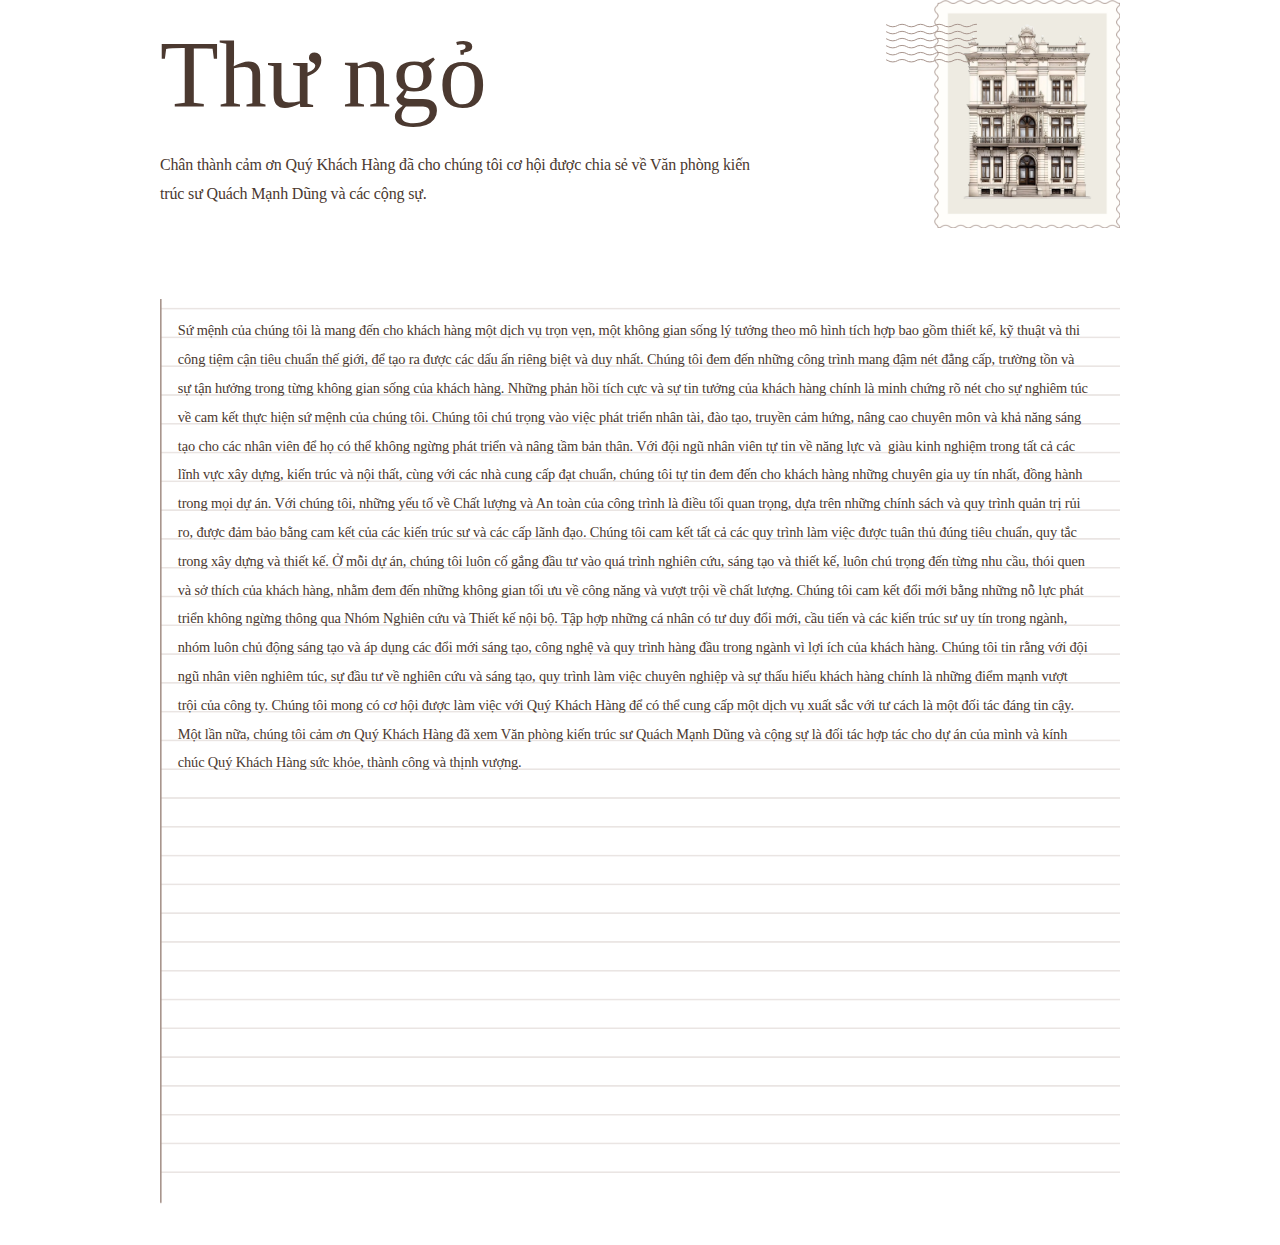
<file: thungo.html>
<!DOCTYPE html>
<html lang="en">
  <head>
    <meta charset="UTF-8" />
    <meta http-equiv="X-UA-Compatible" content="IE=edge" />
    <meta name="viewport" content="width=device-width, initial-scale=1.0" />
    <title>Document</title>
    <link rel="preconnect" href="https://fonts.googleapis.com" />
    <link rel="preconnect" href="https://fonts.gstatic.com" crossorigin />
    <link
      href="https://fonts.googleapis.com/css2?family=Be+Vietnam+Pro:ital,wght@0,100;0,200;0,300;0,400;0,500;0,600;0,700;0,800;0,900;1,100;1,200;1,300;1,400;1,500;1,600;1,700;1,800;1,900&display=swap"
      rel="stylesheet"
    />
    <link
      rel="stylesheet"
      href="https://cdn.jsdelivr.net/npm/swiper@11/swiper-bundle.min.css"
    />
    <link rel="stylesheet" href="./thungo.css" />
  </head>
  <body>
    <section class="thungo container">
      <div class="thungo_header">
        <div class="thungo_header_text">
          <h1>Thư ngỏ</h1>
          <p>
            Chân thành cảm ơn Quý Khách Hàng đã cho chúng tôi cơ hội được chia
            sẻ về Văn phòng kiến trúc sư Quách Mạnh Dũng và các cộng sự.
          </p>
        </div>
        <div class="thungo_header_img">
          <img src="./Group 1000004286.png" alt="" />
          <svg
            xmlns="http://www.w3.org/2000/svg"
            width="91"
            height="43"
            viewBox="0 0 91 43"
            fill="none"
          >
            <g clip-path="url(#clip0_1_6341)">
              <path
                d="M-20.9609 2.32422C-16.3318 2.32422 -16.3318 4.77625 -11.7027 4.77625C-7.07361 4.77625 -7.07361 2.32422 -2.44451 2.32422C2.1846 2.32422 2.1846 4.77625 6.81371 4.77625C11.4428 4.77625 11.4428 2.32422 16.0719 2.32422C20.701 2.32422 20.701 4.77625 25.3301 4.77625C29.9592 4.77625 29.9592 2.32422 34.5884 2.32422C39.2175 2.32422 39.2175 4.77625 43.8466 4.77625C48.4757 4.77625 48.4757 2.32422 53.1048 2.32422C57.7339 2.32422 57.7339 4.77625 62.363 4.77625C66.9921 4.77625 66.9921 2.32422 71.6233 2.32422C76.2524 2.32422 76.2524 4.77625 80.8815 4.77625C85.5106 4.77625 85.5106 2.32422 90.1397 2.32422C94.7688 2.32422 94.7688 4.77625 99.4 4.77625C104.029 4.77625 104.029 2.32422 108.658 2.32422C113.289 2.32422 113.289 4.77625 117.919 4.77625C122.548 4.77625 122.55 2.32422 127.179 2.32422"
                stroke="#A8958D"
                stroke-miterlimit="10"
              />
              <path
                d="M-20.9609 9.35547C-16.3318 9.35547 -16.3318 11.8075 -11.7027 11.8075C-7.07361 11.8075 -7.07361 9.35547 -2.44451 9.35547C2.1846 9.35547 2.1846 11.8075 6.81371 11.8075C11.4428 11.8075 11.4428 9.35547 16.0719 9.35547C20.701 9.35547 20.701 11.8075 25.3301 11.8075C29.9592 11.8075 29.9592 9.35547 34.5884 9.35547C39.2175 9.35547 39.2175 11.8075 43.8466 11.8075C48.4757 11.8075 48.4757 9.35547 53.1048 9.35547C57.7339 9.35547 57.7339 11.8075 62.363 11.8075C66.9921 11.8075 66.9921 9.35547 71.6233 9.35547C76.2524 9.35547 76.2524 11.8075 80.8815 11.8075C85.5106 11.8075 85.5106 9.35547 90.1397 9.35547C94.7688 9.35547 94.7688 11.8075 99.4 11.8075C104.029 11.8075 104.029 9.35547 108.658 9.35547C113.289 9.35547 113.289 11.8075 117.919 11.8075C122.548 11.8075 122.55 9.35547 127.179 9.35547"
                stroke="#A8958D"
                stroke-miterlimit="10"
              />
              <path
                d="M-20.9609 16.3867C-16.3318 16.3867 -16.3318 18.8388 -11.7027 18.8388C-7.07361 18.8388 -7.07361 16.3867 -2.44451 16.3867C2.1846 16.3867 2.1846 18.8388 6.81371 18.8388C11.4428 18.8388 11.4428 16.3867 16.0719 16.3867C20.701 16.3867 20.701 18.8388 25.3301 18.8388C29.9592 18.8388 29.9592 16.3867 34.5884 16.3867C39.2175 16.3867 39.2175 18.8388 43.8466 18.8388C48.4757 18.8388 48.4757 16.3867 53.1048 16.3867C57.7339 16.3867 57.7339 18.8388 62.363 18.8388C66.9921 18.8388 66.9921 16.3867 71.6233 16.3867C76.2524 16.3867 76.2524 18.8388 80.8815 18.8388C85.5106 18.8388 85.5106 16.3867 90.1397 16.3867C94.7688 16.3867 94.7688 18.8388 99.4 18.8388C104.029 18.8388 104.029 16.3867 108.658 16.3867C113.289 16.3867 113.289 18.8388 117.919 18.8388C122.548 18.8388 122.55 16.3867 127.179 16.3867"
                stroke="#A8958D"
                stroke-miterlimit="10"
              />
              <path
                d="M-20.9609 23.4219C-16.3318 23.4219 -16.3318 25.8739 -11.7027 25.8739C-7.07361 25.8739 -7.07361 23.4219 -2.44451 23.4219C2.1846 23.4219 2.1846 25.8739 6.81371 25.8739C11.4428 25.8739 11.4428 23.4219 16.0719 23.4219C20.701 23.4219 20.701 25.8739 25.3301 25.8739C29.9592 25.8739 29.9592 23.4219 34.5884 23.4219C39.2175 23.4219 39.2175 25.8739 43.8466 25.8739C48.4757 25.8739 48.4757 23.4219 53.1048 23.4219C57.7339 23.4219 57.7339 25.8739 62.363 25.8739C66.9921 25.8739 66.9921 23.4219 71.6233 23.4219C76.2524 23.4219 76.2524 25.8739 80.8815 25.8739C85.5106 25.8739 85.5106 23.4219 90.1397 23.4219C94.7688 23.4219 94.7688 25.8739 99.4 25.8739C104.029 25.8739 104.029 23.4219 108.658 23.4219C113.289 23.4219 113.289 25.8739 117.919 25.8739C122.548 25.8739 122.55 23.4219 127.179 23.4219"
                stroke="#A8958D"
                stroke-miterlimit="10"
              />
              <path
                d="M-20.9609 30.4492C-16.3318 30.4492 -16.3318 32.9013 -11.7027 32.9013C-7.07361 32.9013 -7.07361 30.4492 -2.44451 30.4492C2.1846 30.4492 2.1846 32.9013 6.81371 32.9013C11.4428 32.9013 11.4428 30.4492 16.0719 30.4492C20.701 30.4492 20.701 32.9013 25.3301 32.9013C29.9592 32.9013 29.9592 30.4492 34.5884 30.4492C39.2175 30.4492 39.2175 32.9013 43.8466 32.9013C48.4757 32.9013 48.4757 30.4492 53.1048 30.4492C57.7339 30.4492 57.7339 32.9013 62.363 32.9013C66.9921 32.9013 66.9921 30.4492 71.6233 30.4492C76.2524 30.4492 76.2524 32.9013 80.8815 32.9013C85.5106 32.9013 85.5106 30.4492 90.1397 30.4492C94.7688 30.4492 94.7688 32.9013 99.4 32.9013C104.029 32.9013 104.029 30.4492 108.658 30.4492C113.289 30.4492 113.289 32.9013 117.919 32.9013C122.548 32.9013 122.55 30.4492 127.179 30.4492"
                stroke="#A8958D"
                stroke-miterlimit="10"
              />
              <path
                d="M-20.9609 37.4805C-16.3318 37.4805 -16.3318 39.9325 -11.7027 39.9325C-7.07361 39.9325 -7.07361 37.4805 -2.44451 37.4805C2.1846 37.4805 2.1846 39.9325 6.81371 39.9325C11.4428 39.9325 11.4428 37.4805 16.0719 37.4805C20.701 37.4805 20.701 39.9325 25.3301 39.9325C29.9592 39.9325 29.9592 37.4805 34.5884 37.4805C39.2175 37.4805 39.2175 39.9325 43.8466 39.9325C48.4757 39.9325 48.4757 37.4805 53.1048 37.4805C57.7339 37.4805 57.7339 39.9325 62.363 39.9325C66.9921 39.9325 66.9921 37.4805 71.6233 37.4805C76.2524 37.4805 76.2524 39.9325 80.8815 39.9325C85.5106 39.9325 85.5106 37.4805 90.1397 37.4805C94.7688 37.4805 94.7688 39.9325 99.4 39.9325C104.029 39.9325 104.029 37.4805 108.658 37.4805C113.289 37.4805 113.289 39.9325 117.919 39.9325C122.548 39.9325 122.55 37.4805 127.179 37.4805"
                stroke="#A8958D"
                stroke-miterlimit="10"
              />
            </g>
            <defs>
              <clipPath id="clip0_1_6341">
                <rect width="91" height="43" fill="white" />
              </clipPath>
            </defs>
          </svg>
        </div>
      </div>
      <div class="thungo_content">
        <img src="./Frame 1000007416.png" alt="" />
        <div class="thungo_content_text">
          <p>
            Sứ mệnh của chúng tôi là mang đến cho khách hàng một dịch vụ trọn
            vẹn, một không gian sống lý tưởng theo mô hình tích hợp bao gồm
            thiết kế, kỹ thuật và thi công tiệm cận tiêu chuẩn thế giới, để tạo
            ra được các dấu ấn riêng biệt và duy nhất. Chúng tôi đem đến những
            công trình mang đậm nét đẳng cấp, trường tồn và sự tận hưởng trong
            từng không gian sống của khách hàng. Những phản hồi tích cực và sự
            tin tưởng của khách hàng chính là minh chứng rõ nét cho sự nghiêm
            túc về cam kết thực hiện sứ mệnh của chúng tôi. Chúng tôi chú trọng
            vào việc phát triển nhân tài, đào tạo, truyền cảm hứng, nâng cao
            chuyên môn và khả năng sáng tạo cho các nhân viên để họ có thể không
            ngừng phát triển và nâng tầm bản thân. Với đội ngũ nhân viên tự tin
            về năng lực và  giàu kinh nghiệm trong tất cả các lĩnh vực xây dựng,
            kiến trúc và nội thất, cùng với các nhà cung cấp đạt chuẩn, chúng
            tôi tự tin đem đến cho khách hàng những chuyên gia uy tín nhất, đồng
            hành trong mọi dự án. Với chúng tôi, những yếu tố về Chất lượng và
            An toàn của công trình là điều tối quan trọng, dựa trên những chính
            sách và quy trình quản trị rủi ro, được đảm bảo bằng cam kết của các
            kiến trúc sư và các cấp lãnh đạo. Chúng tôi cam kết tất cả các quy
            trình làm việc được tuân thủ đúng tiêu chuẩn, quy tắc trong xây dựng
            và thiết kế. Ở mỗi dự án, chúng tôi luôn cố gắng đầu tư vào quá
            trình nghiên cứu, sáng tạo và thiết kế, luôn chú trọng đến từng nhu
            cầu, thói quen và sở thích của khách hàng, nhằm đem đến những không
            gian tối ưu về công năng và vượt trội về chất lượng. Chúng tôi cam
            kết đổi mới bằng những nỗ lực phát triển không ngừng thông qua Nhóm
            Nghiên cứu và Thiết kế nội bộ. Tập hợp những cá nhân có tư duy đổi
            mới, cầu tiến và các kiến trúc sư uy tín trong ngành, nhóm luôn chủ
            động sáng tạo và áp dụng các đổi mới sáng tạo, công nghệ và quy
            trình hàng đầu trong ngành vì lợi ích của khách hàng. Chúng tôi tin
            rằng với đội ngũ nhân viên nghiêm túc, sự đầu tư về nghiên cứu và
            sáng tạo, quy trình làm việc chuyên nghiệp và sự thấu hiểu khách
            hàng chính là những điểm mạnh vượt trội của công ty. Chúng tôi mong
            có cơ hội được làm việc với Quý Khách Hàng để có thể cung cấp một
            dịch vụ xuất sắc với tư cách là một đối tác đáng tin cậy. Một lần
            nữa, chúng tôi cảm ơn Quý Khách Hàng đã xem Văn phòng kiến trúc sư
            Quách Mạnh Dũng và cộng sự là đối tác hợp tác cho dự án của mình và
            kính chúc Quý Khách Hàng sức khỏe, thành công và thịnh vượng.
          </p>
        </div>
      </div>
    </section>
  </body>
</html>
</file>
<file: bangtin.css>
*,
*:before,
*:after {
  box-sizing: border-box;
}
* {
  margin: 0;
  padding: 0;
  font: inherit;
}

img,
picture,
svg,
video {
  display: block;
  max-width: 100%;
}
input,
select,
textarea {
  background-color: transparent;
  outline: none;
}
button {
  cursor: pointer;
  background-color: transparent;
  outline: none;
  border: 0;
}
a {
  text-decoration: none;
}
ul,
ol {
  list-style: none;
}
html {
  font-size: 1vw;
}

@media (min-width: 1601px) {
  html {
    font-size: 16px;
  }
}

@media (max-width: 767px) {
  html {
    font-size: 4.26666vw;
  }
}
.container {
  width: 75rem;
  margin-left: auto;
  margin-right: auto;
}
body {
  background: #f6f4ee;
}
.bangtin_title {
  width: 100%;
  display: flex;
  justify-content: space-between;
  align-items: center;
  margin-bottom: 1rem;
}
.detail_more_option_btn {
  display: flex;
}
.bangtin_title h1 {
  color: var(--PRIMARY-800, #3a2b23);
  font-family: "SVN-Snell Roundhand Script";
  font-size: 3rem;
  font-style: normal;
  font-weight: 400;
  line-height: 120%; /* 3.6rem */
}
.detail_slider_next,
.detail_slider_prev {
  cursor: pointer;
  display: flex;
  height: 2.25rem;
  padding: 0.625rem 0.375rem;
  justify-content: center;
  align-items: center;
  border-radius: 0.5rem;
  border: 1px solid var(--PRIMARY-400, #cab8aa);
}
.detail_slider_next svg,
.detail_slider_prev svg {
  width: 1.5rem;
  height: 1.5rem;
}
.detail_slider_next {
  margin-left: 0.75rem;
}
.item_slider {
  display: flex;
  padding: 1.5rem;
  border: 1px solid var(--PRIMARY-500, #a8958d);
}
.item_slider > img {
  height: 22.21044rem;
  width: calc(50% - (2.25rem / 2));
  object-fit: cover;
}
.item_slider_content {
  width: calc(50% - (2.25rem / 2));
  display: flex;
  flex-direction: column;
  align-items: end;
  margin-left: 2.25rem;
}
.item_slider_content_time {
  display: flex;
  width: 100%;
  justify-content: start;
  margin-bottom: 1rem;
  align-items: center;
}
.item_slider_content_time svg {
  width: 1.5rem;
  height: 1.5rem;
  margin-right: 0.5rem;
}
.item_slider_content_time p {
  color: var(--PRIMARY-600, #6f5d53);
  text-align: justify;
  font-family: "Be Vietnam Pro";
  font-size: 0.875rem;
  font-style: normal;
  font-weight: 500;
  line-height: 150%; /* 1.3125rem */
  letter-spacing: -0.00875rem;
}
.item_slider_content_title {
  color: var(--PRIMARY-800, #3a2b23);
  text-align: justify;
  font-family: "Be Vietnam Pro";
  font-size: 1.5rem;
  font-style: normal;
  font-weight: 500;
  line-height: 150%; /* 2.25rem */
  letter-spacing: -0.015rem;
  margin-bottom: 1rem;
}
.item_slider_content_descripts {
  overflow: hidden;
  color: var(--PRIMARY-700, #4b3930);
  text-align: justify;
  text-overflow: ellipsis;
  font-family: "Be Vietnam Pro";
  font-size: 1rem;
  font-style: normal;
  font-weight: 400;
  line-height: 150%; /* 1.5rem */
  letter-spacing: -0.01rem;
  height: 10.5rem;
  -webkit-line-clamp: 7;
  display: -webkit-box;
  -webkit-box-orient: vertical;
}
.mySwiper {
  width: 74.9375rem;
}
.swiper_pagination_bangtin {
  margin-top: 1rem;
  display: flex;
  justify-content: center;
}
.swiper_pagination_bangtin .swiper-pagination-bullet {
  background: white;
  border: 1px solid #6f5d53;
}
.swiper_pagination_bangtin .swiper-pagination-bullet-active {
  background: #6f5d53;
}
.grid_bangtin {
  margin-top: 3.75rem;
  display: grid;
  grid-template-columns: 1fr 1fr 1fr;
  gap: 3rem 1.5rem;
}
.item_grid {
  width: 24rem;
  height: 21.5625rem;
  border: 1px solid var(--PRIMARY-400, #cab8aa);
}
.item_grid_img {
  overflow: hidden;
  width: 100%;
  height: 11.8125rem;
}
.item_grid_img img {
  width: 100%;
  height: 11.8125rem;
  object-fit: cover;
}
.item_grid_content {
  padding: 1rem;
  width: 100%;
}
.item_grid_content-time {
  display: flex;
  align-items: center;
  margin-bottom: 0.5rem;
}
.item_grid_content-time svg {
  width: 1.5rem;
  height: 1.5rem;
  margin-right: 0.25rem;
}
.item_grid_content-time p {
  color: var(--PRIMARY-600, #6f5d53);
  text-align: justify;
  font-family: "Be Vietnam Pro";
  font-size: 0.75rem;
  font-style: normal;
  font-weight: 500;
  line-height: 130%; /* 0.975rem */
  letter-spacing: -0.0075rem;
}
.item_grid_content_title {
  color: var(--PRIMARY-800, #3a2b23);
  font-family: "Be Vietnam Pro";
  font-size: 1rem;
  font-style: normal;
  font-weight: 500;
  line-height: 130%; /* 1.3rem */
  letter-spacing: -0.01rem;
  margin-bottom: 0.5rem;
}
.item_grid_content > p {
  overflow: hidden;
  color: var(--PRIMARY-700, #4b3930);
  text-align: justify;
  text-overflow: ellipsis;
  font-family: "Be Vietnam Pro";
  font-size: 0.875rem;
  font-style: normal;
  font-weight: 300;
  line-height: 130%; /* 1.1375rem */
  letter-spacing: -0.00875rem;
  -webkit-line-clamp: 2;
  display: -webkit-box;
  -webkit-box-orient: vertical;
}
</file>
<file: detailduan.css>
*,
*:before,
*:after {
  box-sizing: border-box;
}
* {
  margin: 0;
  padding: 0;
  font: inherit;
}

img,
picture,
svg,
video {
  display: block;
  max-width: 100%;
}
input,
select,
textarea {
  background-color: transparent;
  outline: none;
}
button {
  cursor: pointer;
  background-color: transparent;
  outline: none;
  border: 0;
}
a {
  text-decoration: none;
}
ul,
ol {
  list-style: none;
}
html {
  font-size: 1vw;
}

@media (min-width: 1601px) {
  html {
    font-size: 16px;
  }
}

@media (max-width: 767px) {
  html {
    font-size: 4.26666vw;
  }
}
.container {
  width: 75rem;
  margin-left: auto;
  margin-right: auto;
}
.banner_detail {
  height: 50.0625rem;
  width: 100%;
}
.banner_detail img {
  width: 100%;
  height: 100%;
  object-fit: cover;
}
.detail_menu {
  display: flex;
  justify-content: space-between;
  align-items: center;
  margin-top: 2.31rem;
  margin-bottom: 2.94rem;
}
.detail_title p {
  color: var(--PRIMARY-600, #6f5d53);
  font-family: "Be Vietnam Pro";
  font-size: 1.125rem;
  font-style: normal;
  font-weight: 500;
  line-height: 150%; /* 1.6875rem */
  letter-spacing: -0.0225rem;
  text-transform: uppercase;
}
.detail_title h1 {
  color: var(--PRIMARY-800, #3a2b23);
  font-family: "SVN-Snell Roundhand Script";
  font-size: 3rem;
  font-style: normal;
  font-weight: 400;
  line-height: 120%; /* 3.6rem */
}
.detail_infor1 {
  margin-bottom: 1.88rem;
  display: flex;
}
.detail_item {
  width: 9.6875rem;
  margin-right: 1rem;
  display: flex;
  align-items: center;
}
.detail_item:last-child {
  margin-right: 0;
}
.detail_item p {
  margin-left: 0.75rem;
}
.detail_item_icon {
  padding: 0.31244rem 0.58219rem 0.37506rem 0.62494rem;
  border-radius: 0.375rem;
  border: 1.286px solid var(--PRIMARY-500, #a8958d);
}
.detail_item_icon2 {
  padding: 0.375rem 0.40213rem 0.375rem 0.34788rem;
  border-radius: 0.375rem;
  border: 1.286px solid var(--PRIMARY-500, #a8958d);
}
.detail_infor2 {
  display: flex;
}
.detail_item2 {
  display: flex;
  align-items: center;
  min-width: 9.6875rem;
  margin-right: 1rem;
}
.detail_item2:last-child {
  margin-right: 0;
}
.detail_item2 p {
  margin-left: 0.75rem;
  color: var(--PRIMARY-700, #4b3930);
  text-align: justify;
  font-family: "Be Vietnam Pro";
  font-size: 1rem;
  font-style: normal;
  font-weight: 500;
  line-height: 150%; /* 1.5rem */
  letter-spacing: -0.02rem;
}
.detail_more {
  background: var(--PRIMARY-800, #3a2b23);
  padding: 7.125rem 0rem 7.125rem 0rem;
}
.detail_more_option {
  display: flex;
  justify-content: space-between;
  align-items: center;
  margin-bottom: 2.25rem;
}
.detail_more_option_title {
  color: var(--PRIMARY-50, #fffefb);
  font-family: "SVN-Snell Roundhand Script";
  font-size: 2.25rem;
  font-style: normal;
  font-weight: 400;
  line-height: normal;
}
.detail_more_option_btn {
  display: flex;
}
.detail_slider_next,
.detail_slider_prev {
  display: flex;
  height: 2.25rem;
  padding: 0.625rem 0.375rem;
  justify-content: center;
  align-items: center;
  gap: 0.5rem;
  border-radius: 0.5rem;
  border: 1px solid var(--PRIMARY-400, #cab8aa);
}
.detail_slider_prev {
  margin-right: 1.5rem;
}
</file>
<file: gioithieu.css>
*,
*:before,
*:after {
  box-sizing: border-box;
}
* {
  margin: 0;
  padding: 0;
  font: inherit;
}

img,
picture,
svg,
video {
  display: block;
  max-width: 100%;
}
input,
select,
textarea {
  background-color: transparent;
  outline: none;
}
button {
  cursor: pointer;
  background-color: transparent;
  outline: none;
  border: 0;
}
a {
  text-decoration: none;
}
ul,
ol {
  list-style: none;
}
html {
  font-size: 1vw;
}

@media (min-width: 1601px) {
  html {
    font-size: 16px;
  }
}

@media (max-width: 767px) {
  html {
    font-size: 4.26666vw;
  }
}

.container {
  width: 75rem;
  margin-left: auto;
  margin-right: auto;
}
.gioi_thieu {
  width: 100%;
  height: 39rem;
  background: var(--PRIMARY-800, #3a2b23);
  position: relative;
}
.gioi_thieu_img_banner {
  position: absolute;
  top: 0;
  left: 0;
  width: 100%;
  height: 100%;
}
.gioithieu_title {
  position: absolute;
  top: 9.63rem;
  right: 14.69rem;
}
.gioithieu_title p {
  color: var(--PRIMARY-500, #a8958d);
  font-family: "Be Vietnam Pro";
  font-size: 2.2rem;
  font-style: normal;
  font-weight: 500;
  line-height: normal;
  letter-spacing: -0.022rem;
  text-transform: uppercase;
}
.gioithieu_title h1 {
  color: var(--PRIMARY-200, #eeebe2);
  font-family: "SVN-Snell Roundhand Script";
  font-size: 4.5rem;
  font-style: normal;
  font-weight: 400;
  line-height: normal;
}
.gioithieu_section2 {
  margin-top: 3.31rem;
}
.gioithieu_section2 h2 {
  color: var(--PRIMARY-700, #4b3930);
  font-family: "Be Vietnam Pro";
  font-size: 2.75rem;
  font-style: normal;
  font-weight: 600;
  line-height: normal;
  letter-spacing: -0.0275rem;
  text-transform: uppercase;
}
.gioithieu_section2_box {
  display: flex;
  margin-top: 2.25rem;
}
.gioithieu_section2_box_img {
  object-fit: cover;
  width: 51.8125rem;
  height: 35.875rem;
  border-top: 1px solid var(--PRIMARY-500, #a8958d);
  border-bottom: 1px solid var(--PRIMARY-500, #a8958d);
  border-left: 1px solid var(--PRIMARY-500, #a8958d);
}
.gioithieu_section2_box_content {
  width: 23.0625rem;
  height: 35.875rem;
  padding: 1.5rem;
  border: 1px solid var(--PRIMARY-500, #a8958d);
  position: relative;
}
.gioithieu_section2_box_content p {
  color: var(--PRIMARY-700, #4b3930);
  text-align: justify;
  font-family: "Be Vietnam Pro";
  font-size: 1rem;
  font-style: normal;
  font-weight: 400;
  line-height: 150%; /* 1.5rem */
  letter-spacing: -0.01rem;
  position: relative;
  z-index: 10;
}
.gioithieu_section2_box_content svg {
  position: absolute;
  left: 50%;
  transform: translateX(-50%);
  bottom: 0.75rem;
}
.gioithieu_section2_kientruc {
  display: flex;
  justify-content: space-between;
  margin-top: 6.81rem;
  margin-bottom: 9.52rem;
}
.gioithieu_section2_kientruc_img {
  width: 39.125rem;
  height: 27.5rem;
  object-fit: cover;
}
.kientruc_lable {
  color: var(--PRIMARY-600, #6f5d53);
  font-family: "SVN-Snell Roundhand Script";
  font-size: 3.75rem;
  font-style: normal;
  font-weight: 400;
  line-height: normal;
}
.kientruc_title {
  color: var(--PRIMARY-700, #4b3930);
  font-family: "Be Vietnam Pro";
  font-size: 2.25rem;
  font-style: normal;
  font-weight: 600;
  line-height: normal;
  letter-spacing: -0.0225rem;
  text-transform: uppercase;
}
.kientruc_content {
  margin-top: 2.25rem;
  color: var(--PRIMARY-700, #4b3930);
  text-align: justify;
  font-family: "Be Vietnam Pro";
  font-size: 1rem;
  font-style: normal;
  font-weight: 400;
  line-height: 150%; /* 1.5rem */
  letter-spacing: -0.01rem;
}
.gioithieu_section2_kientruc_warpper1 {
  width: 27.8125rem;
}
.nguyentac {
  display: flex;
  width: 100%;
  padding: 4.6875rem 0rem 6.5625rem 0rem;
  flex-direction: column;
  align-items: center;
  background: var(--PRIMARY-800, #3a2b23);
}
.nguyentac_title h2 {
  color: var(--PRIMARY-300, #e2d8ce);
  text-align: center;
  font-family: "SVN-Snell Roundhand Script";
  font-size: 3.75rem;
  font-style: normal;
  font-weight: 400;
  line-height: normal;
}
.nguyentac_title p {
  color: var(--PRIMARY-50, #fffefb);
  text-align: center;
  font-family: "Be Vietnam Pro";
  font-size: 2.25rem;
  font-style: normal;
  font-weight: 600;
  line-height: 130%; /* 2.925rem */
  letter-spacing: -0.0225rem;
  text-transform: uppercase;
}
.nguyentac_title {
  margin-bottom: 3.75rem;
}
.nguyentac_content {
  display: flex;
  align-items: center;
}
.nguyentac_content img {
  height: 29.25rem;
  width: 36rem;
  object-fit: cover;
}
.nguyentac_content_text p {
  color: var(--PRIMARY-50, #fffefb);
  text-align: justify;
  font-family: "Be Vietnam Pro";
  font-size: 1rem;
  font-style: normal;
  font-weight: 400;
  line-height: 150%; /* 1.5rem */
  letter-spacing: -0.01rem;
  margin-bottom: 2.25rem;
}
.nguyentac_content_text p:nth-child(2) {
  margin-bottom: 1rem;
}
.nguyentac_content_text p:last-of-type {
  margin-bottom: 0;
}
.nguyentac_content_text {
  margin-left: 3rem;
}
.duantieubieu {
  margin-top: 5.25rem;
  margin-bottom: 5.25rem;
}
.duantieubieu_title {
  margin-bottom: 2.25rem;
}
.duantieubieu_title h2 {
  color: var(--PRIMARY-600, #6f5d53);
  font-family: "SVN-Snell Roundhand Script";
  font-size: 3.21581rem;
  font-style: normal;
  font-weight: 400;
  line-height: normal;
  margin-bottom: 2.25rem;
}
.duantieubieu_list {
  display: flex;
  flex-wrap: wrap;
}
.duantieubieu_item {
  margin-right: 1.5rem;
  margin-bottom: 1.5rem;
  display: flex;
  padding: 0.625rem 1.5rem 0.625rem 1rem;
  justify-content: center;
  align-items: center;
  border-radius: 0.5rem;
  border: 0.5px solid var(--PRIMARY-500, #a8958d);
}
.duantieubieu_item:last-child {
  margin-right: 0;
}
.duantieubieu_item {
  color: var(--PRIMARY-800, #3a2b23);
  text-align: center;
  font-family: "Be Vietnam Pro";
  font-size: 1.125rem;
  font-weight: 500;
  line-height: 150%; /* 1.6875rem */
  letter-spacing: -0.01125rem;
}
.duantieubieu_descripts {
  display: flex;
  flex-direction: column;
  align-items: center;
}
.duantieubieu_descripts > p {
  width: 59.5rem;
  color: var(--PRIMARY-800, #3a2b23);
  text-align: center;

  /* WEB/H4/Medium */
  font-family: "Be Vietnam Pro";
  font-size: 1.5rem;
  font-style: normal;
  font-weight: 500;
  line-height: 150%; /* 2.25rem */
  letter-spacing: -0.015rem;
  margin-bottom: 1.5rem;
}
.duantieubieu_descripts_btn {
  border-radius: 0.5rem;
  width: 14.5rem;
  height: 2.25rem;
  display: flex;
  align-items: center;
  justify-content: center;
  border: 1px solid #6f5d53;
}
.duantieubieu_descripts_btn p {
  color: var(--PRIMARY-900, #1b1613);
  font-family: "Be Vietnam Pro";
  font-size: 0.75rem;
  font-style: normal;
  font-weight: 500;
  line-height: 150%; /* 1.125rem */
  letter-spacing: -0.0075rem;
  text-transform: uppercase;
  transform: translateY(0.15rem);
}
.duantieubieu_descripts_btn svg {
  width: 1.5rem;
  height: 1.5rem;
}
</file>
<file: gioithieuthuonghieu.css>
*,
*:before,
*:after {
  box-sizing: border-box;
}
* {
  margin: 0;
  padding: 0;
  font: inherit;
}

img,
picture,
svg,
video {
  display: block;
  max-width: 100%;
}
input,
select,
textarea {
  background-color: transparent;
  outline: none;
}
button {
  cursor: pointer;
  background-color: transparent;
  outline: none;
  border: 0;
}
a {
  text-decoration: none;
}
ul,
ol {
  list-style: none;
}
html {
  font-size: 1vw;
}

@media (min-width: 1601px) {
  html {
    font-size: 16px;
  }
}

@media (max-width: 767px) {
  html {
    font-size: 4.26666vw;
  }
}
.container {
  width: 75rem;
  margin-left: auto;
  margin-right: auto;
}
.gioithieuthuonghieu_title {
  width: 100%;
  display: flex;
  flex-direction: column;
  align-items: center;
  margin-bottom: 2.25rem;
}
.gioithieuthuonghieu_title h2 {
  color: var(--PRIMARY-600, #6f5d53);
  text-align: center;
  font-family: "SVN-Snell Roundhand Script";
  font-size: 4.5rem;
  font-style: normal;
  font-weight: 400;
  line-height: normal;
  margin-bottom: 0.5rem;
}
.gioithieuthuonghieu_title span {
  color: var(--PRIMARY-700, #4b3930);
  font-family: "Be Vietnam Pro";
  font-size: 2.2rem;
  font-style: normal;
  font-weight: 600;
  line-height: normal;
  letter-spacing: -0.022rem;
  text-transform: uppercase;
  display: inline-block;
  margin-bottom: 2.87rem;
}
.gioithieuthuonghieu_title p {
  color: var(--PRIMARY-900, #1b1613);
  text-align: center;
  font-family: "Be Vietnam Pro";
  font-size: 1.5rem;
  font-style: normal;
  font-weight: 400;
  line-height: 150%; /* 2.25rem */
  letter-spacing: -0.015rem;
  width: 59.96387rem;
}
.gioithieu_section2_box {
  display: flex;
}
.gioithieu_section2_box_img {
  object-fit: cover;
  width: 49.5625rem;
  height: 35.875rem;
  border-top: 1px solid var(--PRIMARY-500, #a8958d);
  border-bottom: 1px solid var(--PRIMARY-500, #a8958d);
  border-left: 1px solid var(--PRIMARY-500, #a8958d);
}
.gioithieu_section2_box_content {
  width: 25.4375rem;
  /* height: 35.875rem; */
  padding: 1.5rem;
  gap: 0.625rem;
  border: 1px solid var(--PRIMARY-500, #a8958d);
}
.gioithieu_section2_box_content p {
  color: var(--PRIMARY-700, #4b3930);
  text-align: justify;
  font-family: "Be Vietnam Pro";
  font-size: 1rem;
  font-style: normal;
  font-weight: 400;
  line-height: 150%; /* 1.5rem */
  letter-spacing: -0.01rem;
  margin-bottom: 1.5rem;
}
.gioithieu_section2_box_content p:last-of-type {
  margin-bottom: 0;
}
.gioithieu_section2_box_content img {
  margin-top: 2.9rem;
  width: 18.94119rem;
  height: 11.453rem;
}
.title_sumenhtamnhin {
  margin-top: 4.62rem;
  margin-bottom: 2.25rem;
  width: 100%;
  text-align: center;
  color: var(--PRIMARY-600, #6f5d53);
  font-family: "SVN-Snell Roundhand Script";
  font-size: 3.75rem;
  font-style: normal;
  font-weight: 400;
  line-height: 120%; /* 4.5rem */
}
.gioithieu_section2_box_lon .gioithieu_section2_box_img {
  width: 49.42381rem;
  height: 35rem;
  border-top: 1px solid var(--PRIMARY-500, #a8958d);
  border-bottom: 1px solid var(--PRIMARY-500, #a8958d);
}
.congsu_loinoi {
  display: flex;
  flex-wrap: wrap;
  justify-content: center;
}
.duantieubieu_item {
  margin-right: 1.5rem;
  margin-bottom: 1.5rem;
  display: flex;
  padding: 0.625rem 1.5rem 0.625rem 1rem;
  justify-content: center;
  align-items: center;
  border-radius: 0.5rem;
  border: 0.5px solid var(--PRIMARY-500, #a8958d);
}
.duantieubieu_item:last-child {
  margin-right: 0;
}
.duantieubieu_item {
  color: var(--PRIMARY-800, #3a2b23);
  text-align: center;
  font-family: "Be Vietnam Pro";
  font-size: 1.125rem;
  font-weight: 500;
  line-height: 150%; /* 1.6875rem */
  letter-spacing: -0.01125rem;
}
.list_img_congsu {
  display: grid;
  grid-template-columns: 1fr 1fr 1fr 1fr;
  gap: 1.5rem;
  margin-top: 1.5rem;
}
.list_img_congsu_item {
  display: flex;
  height: 17.90675rem;
  justify-content: center;
  align-items: center;
  flex: 1 0 0;
  border: 1px solid var(--PRIMARY-500, #a8958d);
}
.list_img_congsu_item img {
  width: 100%;
  height: 100%;
  object-fit: cover;
}
.flex_center {
  width: 100%;
  display: flex;
  align-items: center;
  justify-content: center;
  margin-top: 3rem;
  margin-bottom: 5.84rem;
}
.congsu_descripts_btn {
  display: flex;
  align-items: center;
  border-radius: 0.5rem;
  padding: 0 0.5rem 0 1rem;
  background: var(--PRIMARY-700, #4b3930);
  height: 2.25rem;
  border-radius: 0.5rem;
  border: 1px solid var(--PRIMARY-600, #6f5d53);
}
.congsu_descripts_btn p {
  color: var(--PRIMARY-50, #fffefb);
  font-family: "Be Vietnam Pro";
  font-size: 0.75rem;
  font-style: normal;
  font-weight: 500;
  line-height: 150%; /* 1.125rem */
  letter-spacing: -0.0075rem;
  text-transform: uppercase;
  margin-right: 0.5rem;
}
.congsu_descripts_btn svg {
  width: 1.5rem;
  height: 1.5rem;
}
.camket {
  background: var(--PRIMARY-800, #3a2b23);
  display: flex;
  padding: 5.5rem 0 5.5rem 0;
  justify-content: center;
  align-items: center;
  align-self: stretch;
}
.camket_grid {
  display: grid;
  grid-template-columns: 1fr 1fr 1fr;
  gap: 3rem 1.5rem;
}
.camket_grid_item1 {
  display: flex;
  flex-direction: column;
  align-items: center;
  justify-content: center;
}
.camket_grid_item1 span {
  color: var(--PRIMARY-200, #eeebe2);
  font-family: "SVN-Snell Roundhand Script";
  font-size: 4.684rem;
  font-style: normal;
  font-weight: 400;
  line-height: normal;
}
.camket_grid_item1 p {
  color: var(--PRIMARY-50, #fffefb);
  font-family: "Be Vietnam Pro";
  font-size: 3rem;
  font-style: normal;
  font-weight: 500;
  line-height: normal;
  letter-spacing: -0.03rem;
  text-transform: uppercase;
}
.camket_grid_item {
  width: 24rem;
  border: 1px solid var(--PRIMARY-500, #a8958d);
}
.camket_grid_item_icon {
  display: flex;
  padding: 1rem 1rem 0rem 1rem;
  align-items: center;
}
.camket_grid_item_icon svg {
  width: 4.33325rem;
  height: 5.08194rem;
}
.camket_grid_item_content {
  padding: 1rem;
}
.camket_grid_item_content span {
  color: var(--PRIMARY-200, #eeebe2);
  font-family: "Be Vietnam Pro";
  font-size: 1.25rem;
  font-style: normal;
  font-weight: 600;
  line-height: 150%; /* 1.875rem */
  letter-spacing: -0.0125rem;
}
.camket_grid_item_content p {
  color: var(--PRIMARY-50, #fffefb);
  text-align: justify;
  font-family: "Be Vietnam Pro";
  font-size: 1rem;
  font-style: normal;
  font-weight: 400;
  line-height: 150%; /* 1.5rem */
  letter-spacing: -0.01rem;
  margin-top: 1rem;
  min-height: 6rem;
}
.h2_dichvu {
  color: var(--PRIMARY-700, #4b3930);
  font-family: "SVN-Snell Roundhand Script";
  font-size: 3.75rem;
  font-style: normal;
  font-weight: 400;
  line-height: normal;
  margin-bottom: 1.5rem;
  padding-top: 3.38rem;
}
.dichvu_box {
  display: flex;
  align-items: center;
  border: 1px solid var(--PRIMARY-500, #a8958d);
}
.dichvu_box_img {
  padding: 2.75rem 0.8125rem 2.625rem 2.3125rem;
}
.dichvu_box_img img {
  width: 34.25rem;
  height: 22.3125rem;
  object-fit: cover;
}
.dichvu_box_content {
  display: flex;
  width: 37.6875rem;
  height: 20.6875rem;
  padding: 0 2.25rem;
  flex-direction: column;
  justify-content: space-between;
  align-items: end;
}
.dichvu_box_content .congsu_descripts_btn {
  width: 9.5rem;
}
.dichvu_box_content_text span {
  color: var(--PRIMARY-700, #4b3930);
  font-family: "Be Vietnam Pro";
  font-size: 1.5rem;
  font-style: normal;
  font-weight: 600;
  line-height: 150%; /* 2.25rem */
  letter-spacing: -0.015rem;
}
.dichvu_box_content_text p {
  color: var(--PRIMARY-700, #4b3930);
  text-align: justify;
  font-family: "Be Vietnam Pro";
  font-size: 1rem;
  font-style: normal;
  font-weight: 400;
  line-height: 150%; /* 1.5rem */
  letter-spacing: -0.01rem;
  margin-top: 1rem;
}
</file>
<file: quytrinh.css>
*,
*:before,
*:after {
  box-sizing: border-box;
}
* {
  margin: 0;
  padding: 0;
  font: inherit;
}

img,
picture,
svg,
video {
  display: block;
  max-width: 100%;
}
input,
select,
textarea {
  background-color: transparent;
  outline: none;
}
button {
  cursor: pointer;
  background-color: transparent;
  outline: none;
  border: 0;
}
a {
  text-decoration: none;
}
ul,
ol {
  list-style: none;
}
html {
  font-size: 1vw;
}

@media (min-width: 1601px) {
  html {
    font-size: 16px;
  }
}

@media (max-width: 767px) {
  html {
    font-size: 4.26666vw;
  }
}
.container {
  width: 75rem;
  margin-left: auto;
  margin-right: auto;
}
body {
  background: #f6f4ee;
}
.quytrinh_h1 {
  width: 31.625rem;
  color: var(--PRIMARY-700, #4b3930);
  font-family: "SVN-Snell Roundhand Script";
  font-size: 6rem;
  font-style: normal;
  font-weight: 400;
  line-height: 120%; /* 7.2rem */
  margin-bottom: 4.06rem;
}
.quytrinh_box {
  position: relative;
}
.line_quytrinh_box {
  width: 0.0625rem;
  background: #6f5d53;
  height: calc(100% - 0.95rem);
  position: absolute;
  top: 4.71rem;
  left: 12.85rem;
  z-index: 9;
}
.quytring_item {
  position: relative;
  z-index: 9;
  padding: 1.5rem 0rem;
  border-bottom: 0.0625rem solid #cab8aa;
  z-index: calc(100 - var(--indexitem));
}
.quytring_item:last-of-type .line_quytrinh_box {
  display: none;
}
.quytring_item:first-of-type {
  border-top: 0.0625rem solid #cab8aa;
}
.quytring_item:hover .quytring_item_index svg {
  transform: translateY(0);
}
.quytring_item:hover .quytring_item_index p {
  transform: translateY(150%);
}
.quytring_item:hover .quytring_item_wapper {
  background: #eeebe2;
}
.quytring_item:hover .circle {
  background: #6f5d53;
}
.quytring_item_wapper {
  padding: 2.25rem;
  display: flex;
  align-items: start;
  transition: all 0.3s ease;
}
.quytring_item_index {
  width: 6rem;
  height: 7.1875rem;
  overflow: hidden;
  display: flex;
  flex-direction: column;
  align-items: center;
  justify-content: start;
  position: relative;
}
.quytring_item_index > p {
  color: var(--PRIMARY-600, #6f5d53);
  text-align: center;
  font-family: "Be Vietnam Pro";
  font-size: 4.5rem;
  font-style: normal;
  font-weight: 600;
  line-height: 1;
  letter-spacing: -0.045rem;
  text-transform: uppercase;
  transition: all 0.3s ease;
  transform: translateY(-0.5rem);
}
.quytring_item_index > svg {
  transition: all 0.3s ease;
  position: absolute;
  width: 4.0515rem;
  height: 4.78506rem;
  transform: translateY(-125%);
}
.circle {
  position: relative;
  z-index: 10;
  background: #fffefb;
  border: 3px solid #6f5d53;
  border-radius: 100%;
  width: 1rem;
  height: 1rem;
  margin: 0 4.125rem;
  transition: all 0.3s ease;
}
.quytring_item_wapper h2 {
  color: var(--PRIMARY-700, #4b3930);
  font-family: "Be Vietnam Pro";
  font-size: 1.25rem;
  font-style: normal;
  font-weight: 600;
  line-height: 150%; /* 1.875rem */
  letter-spacing: -0.0125rem;
  text-transform: uppercase;
  width: 25rem;
  height: 6rem;
  margin-right: 4.125rem;
}
.quytring_item_wapper > p {
  color: var(--PRIMARY-700, #4b3930);
  text-align: justify;
  font-family: "Be Vietnam Pro";
  font-size: 1rem;
  font-style: normal;
  font-weight: 400;
  line-height: 150%; /* 1.5rem */
  letter-spacing: -0.01rem;
  width: 26.125rem;
}
</file>
<file: thungo.css>
*,
*:before,
*:after {
  box-sizing: border-box;
}
* {
  margin: 0;
  padding: 0;
  font: inherit;
}

img,
picture,
svg,
video {
  display: block;
  max-width: 100%;
}
input,
select,
textarea {
  background-color: transparent;
  outline: none;
}
button {
  cursor: pointer;
  background-color: transparent;
  outline: none;
  border: 0;
}
a {
  text-decoration: none;
}
ul,
ol {
  list-style: none;
}
html {
  font-size: 1vw;
}

@media (min-width: 1601px) {
  html {
    font-size: 16px;
  }
}

@media (max-width: 767px) {
  html {
    font-size: 4.26666vw;
  }
}
.container {
  width: 75rem;
  margin-left: auto;
  margin-right: auto;
}
.thungo_header {
  display: flex;
  justify-content: space-between;
  align-items: center;
  margin-bottom: 5.58rem;
}
.thungo_header_text h1 {
  color: var(--PRIMARY-700, #4b3930);
  font-family: "SVN-Snell Roundhand Script";
  font-size: 7.5rem;
  font-style: normal;
  font-weight: 400;
  line-height: normal;
  margin-bottom: 1.64rem;
}
.thungo_header_text p {
  width: 46.91113rem;
  color: var(--PRIMARY-700, #4b3930);
  font-family: "Playwrite US Trad";
  font-size: 1.25rem;
  font-style: normal;
  font-weight: 400;
  line-height: 2.25rem; /* 180% */
  letter-spacing: -0.0125rem;
}
.thungo_header_img img {
  height: 17.8125rem;
  width: 14.5625rem;
}
.thungo_header_img {
  position: relative;
}
.thungo_header_img svg {
  position: absolute;
  top: 1.69rem;
  left: -3.69rem;
}
.thungo_content {
  position: relative;
  width: 75rem;
  height: 73.1875rem;
}
.thungo_content img {
  position: absolute;
  inset: 0;
}
.thungo_content_text {
  width: 71.14844rem;
  position: absolute;
  left: 1.39113rem;
  top: 1.325rem;
  color: var(--PRIMARY-700, #4b3930);
  font-family: "Playwrite US Trad";
  font-size: 1.125rem;
  font-style: normal;
  font-weight: 300;
  line-height: 2.25rem; /* 200% */
  letter-spacing: -0.01125rem;
}
</file>
<file: style.css>
/* reset css */
*,
*:before,
*:after {
  box-sizing: border-box;
}
* {
  margin: 0;
  padding: 0;
  font: inherit;
}

img,
picture,
svg,
video {
  display: block;
  max-width: 100%;
}
input,
select,
textarea {
  background-color: transparent;
  outline: none;
}
button {
  cursor: pointer;
  background-color: transparent;
  outline: none;
  border: 0;
}
a {
  text-decoration: none;
}
ul,
ol {
  list-style: none;
}
html {
  font-size: 1vw;
}

@media (min-width: 1601px) {
  html {
    font-size: 16px;
  }
}

@media (max-width: 767px) {
  html {
    font-size: 4.26666vw;
  }
}

.a {
  height: 1000px;
  background-color: aqua;
}
#tesst {
  height: 10rem;
}

.slider_img {
  height: 25rem;
  width: 40rem;
}
/* .slider_sticky {
  display: flex;
  flex-direction: row-reverse;
  height: 50rem;
} */
/* position: absolute;
    z-index: 10;
    top: 0;
    right: 0;
    width: 100%;
    height: 50rem; */
.text p {
  display: inline;
  -webkit-transition: background-size 0.8s cubic-bezier(0.25, 0.8, 0.25, 1);
  transition: background-size 0.8s cubic-bezier(0.25, 0.8, 0.25, 1);
  background-image: -webkit-gradient(
    linear,
    left top,
    left bottom,
    from(currentColor),
    color-stop(98%, currentColor)
  );
  background-image: linear-gradient(180deg, currentColor 0, currentColor 98%);
  background-size: 100% 1px;
  background-repeat: no-repeat;
  background-position: left 100%;
}

.container {
  width: 75rem;
  margin-left: auto;
  margin-right: auto;
}
.header {
  position: fixed;
  z-index: 50;
  top: 0;
  width: 100%;
  height: 2.74219rem;
  border-bottom: 0.5px solid var(--PRIMARY-700, #4b3930);
  background: var(--PRIMARY-HEADER, #3a2b23);
}
.header_warper {
  height: 100%;
  display: flex;
  justify-content: space-between;
  align-items: center;
}
.header_logo {
  width: 9.28519rem;
  height: 1.60781rem;
  filter: brightness(0) invert(1);
}
.mega_memu {
  display: flex;
  align-items: center;
}
.menu {
  margin-right: 1.5rem;
  display: flex;
  align-items: center;
}
.header_contact {
  cursor: pointer;
  display: flex;
  height: 2rem;
  padding: 0rem 1rem;
  justify-content: center;
  align-items: center;
  border-radius: 0.5rem;
  background: #fff;
  color: var(--PRIMARY-700, #4b3930);
  font-family: "Be Vietnam Pro";
  font-size: 0.75rem;
  font-style: normal;
  font-weight: 500;
  line-height: 150%;
  letter-spacing: -0.0075rem;
  text-transform: uppercase;
}
.menu_btn {
  display: flex;
  width: 6.4375rem;
  height: 2.25rem;
  padding-top: 1.49875rem;
  flex-direction: column;
  justify-content: center;
  align-items: center;
  overflow: hidden;
  cursor: pointer;
}
.nav_content_hover,
.nav_content {
  transition: transform 0.3s ease;
  color: var(--PRIMARY-50, #fffefb);
  text-align: center;

  font-family: "Be Vietnam Pro";
  font-size: 0.875rem;
  font-weight: 500;
  line-height: 150%;
  letter-spacing: -0.00875rem;
  text-transform: uppercase;
}
.nav_content_hover {
  transform: translateY(1rem);
}
.menu_btn:hover .nav_content {
  transform: translatey(-2rem);
}
.menu_btn:hover .nav_content_hover {
  transform: translatey(-100%);
}
.mega_memu_child {
  pointer-events: none;
  transition: all 0.3s ease;
  position: fixed;
  z-index: 49;
  top: -17rem;
  left: 0;
  right: 0;
  display: flex;
  padding: 0.5rem 0 2.5rem 0;
  align-items: center;
  background: var(--PRIMARY-100, #f6f4ee);
}
.memu_child_content {
  display: flex;
  justify-content: space-between;
  align-items: flex-start;
}
.memu_child_title {
  color: var(--PRIMARY-600, #6f5d53);
  font-family: "SVN-Snell Roundhand Script";
  font-size: 3.75rem;
  font-style: normal;
  font-weight: 400;
  line-height: 130%; /* 4.875rem */
}
.memu_child_list {
  display: flex;
  margin-top: 2.33rem;
}
.memu_child_listItem {
  margin-left: 5.87rem;
  color: var(--PRIMARY-700, #4b3930);
  text-align: center;

  font-family: "Be Vietnam Pro";
  font-size: 1rem;
  font-style: normal;
  font-weight: 600;
  line-height: 130%; /* 1.3rem */
  letter-spacing: -0.01rem;
}
.memu_child_listItem p {
  margin-bottom: 1.79rem;
}
.memu_child_listItem li {
  margin-bottom: 1rem;
  color: var(--PRIMARY-600, #6f5d53);
  font-family: "Be Vietnam Pro";
  font-size: 0.875rem;
  font-style: normal;
  font-weight: 500;
  line-height: 150%; /* 1.3125rem */
  letter-spacing: -0.00875rem;
  text-transform: uppercase;
}
.memu_child_listItem li:last-of-type {
  margin-bottom: 0rem;
}
.btn_warpper:hover .mega_memu_child {
  top: 2.74219rem;
  pointer-events: all;
}
.btn_warpper {
  position: relative;
}
.btn_warpper::before {
  content: "";
  position: absolute;
  width: 100%;
  height: 100%;
  bottom: -50%;
  left: 0;
}
.banner {
  width: 100%;
  height: 100vh;
  position: relative;
  display: flex;
  align-items: end;
}
.banner_video {
  position: absolute;
  top: 0;
  left: 0;
  z-index: 1;
  width: 100%;
  height: 100%;
  object-fit: cover;
}
.btn_warpper.no-hover:hover .mega_memu_child {
  top: -17rem;
}
.banner_content_wapper {
  position: relative;
  z-index: 2;
  bottom: 0;
  left: 0;
  display: flex;
  height: 17.125rem;
  justify-content: space-between;
  align-items: start;
  margin-bottom: 5.88rem;
}
.banner_content {
  /* width: 46.0625rem; */
  height: 17.125rem;
}
.banner_content_title {
  color: var(--PRIMARY-50, #fffefb);
  font-family: "Be Vietnam Pro";
  font-size: 1.875rem;
  font-style: normal;
  font-weight: 500;
  line-height: 130%; /* 2.4375rem */
  letter-spacing: -0.0375rem;
  text-transform: uppercase;
  padding-top: 1.5rem;
  padding-left: 0.72rem;
  margin-bottom: 0.94rem;
  opacity: 0;
  transform: translateY(5rem);
  animation: interBannertitle 1s ease-in-out 1.8s forwards;
}
.banner_content_label {
  color: var(--PRIMARY-300, #e2d8ce);
  font-family: "SVN-Snell Roundhand Script";
  font-size: 6rem;
  font-style: normal;
  font-weight: 400;
  line-height: normal;
  opacity: 0;
  transform: translateY(10rem);
  animation: interBannerlabel 1s ease-in-out 2.8s forwards;
}
.banner_content_descript {
  color: var(--PRIMARY-100, #f6f4ee);
  font-family: "Be Vietnam Pro";
  font-size: 3.5625rem;
  font-style: normal;
  font-weight: 500;
  line-height: normal;
  letter-spacing: -0.03563rem;
  text-transform: uppercase;
  opacity: 0;
  transform: translateY(10rem);
  animation: interBannerDescript 1s ease-in-out 3.8s forwards;
}
.banner_content_action_text {
  writing-mode: vertical-rl;
  text-orientation: mixed;
  color: #fff;
  font-family: Manrope;
  font-size: 0.87848rem;
  font-style: normal;
  font-weight: 600;
  text-transform: uppercase;
}
.animation_header {
  transform: translateY(-5rem);
  animation: interHeader 1.5s ease-in-out 0.1s forwards;
}
.banner_content_action {
  display: flex;
  flex-direction: column;
  justify-content: center;
}
@keyframes interHeader {
  0% {
    transform: translateY(-5rem);
  }
  100% {
    transform: translateY(0rem);
  }
}
@keyframes interBannertitle {
  0% {
    opacity: 0;
    transform: translateY(5rem);
  }
  100% {
    opacity: 1;
    transform: translateY(0rem);
  }
}
@keyframes interBannerlabel {
  0% {
    opacity: 0;
    transform: translateY(10rem);
  }
  100% {
    opacity: 1;
    transform: translateY(0rem);
  }
}
@keyframes interBannerDescript {
  0% {
    opacity: 0;
    transform: translateY(10rem);
  }
  100% {
    opacity: 1;
    transform: translateY(0rem);
  }
}

.loading {
  position: absolute;
  top: 50%;
  left: 50%;
  transform: translate(-50%, -50%);
  display: flex;
  align-items: center;
  justify-content: center;
  width: 100%;
  height: 100%;
}

.loading_line_wrapper {
  height: 0.25695rem;
  width: 13.03075rem;
  transform: rotate(90deg) translateX(8rem) translateY(-5.9rem);
  position: relative;
  top: 0px;
  left: 0px;
  bottom: auto;
  right: auto;
}

.loading_line {
  position: relative;
  top: 0px;
  left: 0px;
  bottom: auto;
  right: auto;
  width: 100%;
  height: 100%;
  transform-origin: 100% 0%;
  animation: kf_loading_line 1s cubic-bezier(0.645, 0.045, 0.355, 1) 0s infinite;
}
.loading_line .loading_line_inner {
  position: absolute;
  top: 0px;
  left: 0px;
  bottom: auto;
  right: auto;
  width: 100%;
  height: 100%;
  background: white;
  transform-origin: 0% 0%;
}

.loading_line_inner--1 {
  opacity: 0;
  animation: kf_loading_line_inner--1 1s cubic-bezier(0.645, 0.045, 0.355, 1) 0s
    infinite;
}

.loading_line_inner--2 {
  opacity: 1;
  animation: kf_loading_line_inner--2 1s cubic-bezier(0.645, 0.045, 0.355, 1) 0s
    infinite;
}

.loading_line_inner {
  position: absolute;
  top: 0px;
  left: 0px;
  bottom: auto;
  right: auto;
  width: 100%;
  height: 100%;
  background-color: red;
  transform-origin: 0% 0%;
}

@keyframes kf_loading_line {
  0% {
    transform: scaleX(1);
  }
  50% {
    transform: scaleX(1);
  }
  100% {
    transform: scaleX(0);
  }
}
@keyframes kf_loading_line_inner--1 {
  0% {
    transform: scaleX(0);
  }
  25% {
    transform: scaleX(1);
  }
  100% {
    transform: scaleX(1);
  }
}
@keyframes kf_loading_line_inner--2 {
  0% {
    transform: scaleX(0);
  }
  25% {
    transform: scaleX(0);
  }
  50% {
    transform: scaleX(1);
  }
  100% {
    transform: scaleX(1);
  }
}

.QMD {
  width: 100%;
  height: 56.9375rem;
  background: var(--PRIMARY-100, #f6f4ee);
  display: flex;
  flex-direction: column;
  align-items: center;
}
.QMD_title {
  position: relative;
  margin-top: 7rem;
  height: 5.16894rem;
  display: flex;
  align-items: center;
}
.QMD_title p {
  color: var(--PRIMARY-600, #6f5d53);
  font-family: "SVN-Snell Roundhand Script";
  font-size: 3rem;
  font-style: normal;
  font-weight: 400;
  line-height: normal;
  position: relative;
  z-index: 1;
}
.QMD_title svg {
  position: absolute;
  width: 5.53544rem;
  height: 5.16894rem;
  top: 0;
  left: 50%;
  transform: translateX(-50%);
}
.QMD_h2 {
  color: var(--PRIMARY-800, #3a2b23);
  font-family: "Be Vietnam Pro";
  font-size: 3rem;
  font-style: normal;
  font-weight: 600;
  line-height: 130%; /* 3.9rem */
  letter-spacing: -0.03rem;
  margin-top: 0.46644rem;
  margin-bottom: 2.44rem;
}
.QMD_box {
  height: 31.9375rem;
  display: flex;
}
.QMD_box_item {
  display: flex;
  width: 25rem;
  height: 31.9375rem;
  flex-direction: column;
  align-items: center;
  border: 1px solid #cab8aa;
}
.QMD_box_item:nth-child(2) {
  border-left: none;
  border-right: none;
}
.QMD_box_item1 img {
  width: 100%;
  height: 100%;
  object-fit: cover;
}
.QMD_box_item2 {
  display: flex;
  flex-direction: column;
  justify-content: space-between;
  padding: 2.5rem 2.03rem 2.31rem 2.03rem;
}
.QMD_box_item2_wapper {
  display: flex;
  align-items: center;
  justify-content: space-between;
  width: 100%;
}
.QMD_box_item2_wapper svg {
  width: 4.80606rem;
  height: 4.80606rem;
}
.QMD_item_content_text1 {
  color: var(--PRIMARY-700, #4b3930);
  font-family: "Be Vietnam Pro";
  font-size: 3.75rem;
  font-style: normal;
  font-weight: 600;
  line-height: normal;
  letter-spacing: -0.0375rem;
  text-transform: uppercase;
}
.QMD_item_content_text2 {
  color: var(--PRIMARY-600, #6f5d53);
  font-family: "Be Vietnam Pro";
  font-size: 1.5rem;
  font-style: normal;
  font-weight: 500;
  line-height: normal;
  letter-spacing: -0.03rem;
}
.QMD_box_item3 {
  display: flex;
  flex-direction: column;
  align-items: end;
  justify-content: space-between;
  padding-bottom: 1.88rem;
}
.QMD_box_item3_content {
  padding: 1.65625rem 1.875rem;
  color: #192037;
  text-align: justify;
  font-family: "Be Vietnam Pro";
  font-size: 1rem;
  font-style: normal;
  font-weight: 300;
  line-height: 150%; /* 1.5rem */
  letter-spacing: -0.02rem;
}
.btn_loai2 {
  margin-right: 1.72rem;
  display: flex;
  height: 2.25rem;
  padding: 0.625rem 0.5rem 0.625rem 1rem;
  justify-content: center;
  align-items: center;
  border-top: 1px solid var(--PRIMARY-900, #1b1613);
  border-bottom: 1px solid var(--PRIMARY-900, #1b1613);
  color: var(--PRIMARY-900, #1b1613);
  font-family: "Be Vietnam Pro";
  font-size: 0.75rem;
  font-style: normal;
  font-weight: 500;
  line-height: 150%; /* 1.125rem */
  letter-spacing: -0.0075rem;
  text-transform: uppercase;
  cursor: pointer;
}
.btn_loai2 svg {
  width: 1.5rem;
  height: 1.5rem;
  margin-left: 0.5rem;
}
.quytrinh {
  height: 55.625rem;
  display: flex;
  flex-direction: column;
  align-items: center;
  background: var(--PRIMARY-100, #f6f4ee);
}
.qt_title {
  width: 28.125rem;
  height: 8.83181rem;
  position: relative;
  display: flex;
  align-items: center;
  justify-content: center;
  margin-top: 3.2rem;
  margin-bottom: 0.73rem;
}
.qt_title svg {
  position: absolute;
  top: 0;
  left: 50%;
  transform: translateX(-50%);
  width: 7.11525rem;
  height: 8.40313rem;
}
.qt_title p {
  color: var(--PRIMARY-600, #6f5d53);
  font-family: "SVN-Snell Roundhand Script";
  font-size: 3.21581rem;
  font-style: normal;
  font-weight: 400;
  line-height: normal;
  position: relative;
  z-index: 1;
}
.qt_descripts {
  color: var(--PRIMARY-900, #1b1613);
  text-align: center;

  font-family: "Be Vietnam Pro";
  font-size: 1.5rem;
  font-style: normal;
  font-weight: 400;
  line-height: 150%; /* 2.25rem */
  letter-spacing: -0.015rem;
}
.qt_list {
  display: flex;
  align-items: center;
  margin-top: 2.14rem;
}
.qt_list_item {
  display: flex;
  flex: 1 0 0;
  height: 25.6875rem;
  padding: 2.05863rem 2.125rem 1.6055rem 2.1875rem;
  flex-direction: column;
  justify-content: flex-end;
  align-items: center;
  border: 1px solid var(--PRIMARY-400, #cab8aa);
  cursor: pointer;
}
.qt_list_item:nth-child(2) {
  margin: 0 1.5rem;
}
.qt_list_item .menu_btn {
  width: 100%;
  height: 2.925rem;
  margin-bottom: 1.12rem;
}
.qt_list_item:hover .nav_content {
  transform: translatey(-2rem);
}
.qt_list_item:hover .nav_content_hover {
  transform: translatey(-100%);
}
.qt_list_item .nav_content_hover,
.qt_list_item .nav_content {
  color: var(--PRIMARY-700, #4b3930);
  font-family: "Be Vietnam Pro";
  font-size: 1.5rem;
  font-style: normal;
  font-weight: 600;
  line-height: 150%; /* 2.25rem */
  letter-spacing: -0.015rem;
}
.qt_list_item img {
  width: 19.6875rem;
  height: 18rem;
}
.noibat {
  display: flex;
  padding: 8.23244rem 0 6.51756rem 0;
  justify-content: center;
  align-items: center;
  align-self: stretch;
  background: var(--PRIMARY-800, #3a2b23);
}
.noibat_content {
  display: grid;
  gap: 3rem 1.5rem;
  grid-template-columns: 1fr 1fr 1fr;
}
.noibat_item {
  width: 24rem;
  height: 17.3125rem;
  position: relative;
  display: flex;
  flex-direction: column;
  justify-content: space-between;
  align-items: center;
}
.noibat_item_text1 {
  position: absolute;
  color: var(--PRIMARY-300, #e2d8ce);
  font-family: "SVN-Snell Roundhand Script";
  font-size: 4.684rem;
  font-style: normal;
  font-weight: 400;
  line-height: normal;
  width: 24.93525rem;
  left: 50%;
  top: 0;
  transform: translateX(-50%);
}
.noibat_item_text2 {
  width: 100%;
  text-align: center;
  margin-top: 5.34rem;
  color: var(--PRIMARY-50, #fffefb);
  font-family: "Be Vietnam Pro";
  font-size: 3.30631rem;
  font-style: normal;
  font-weight: 500;
  line-height: normal;
  letter-spacing: -0.03306rem;
  text-transform: uppercase;
}
.btn_loai1 {
  position: relative;
  border-radius: 0.5rem;
  border: 1px solid var(--PRIMARY-50, #fffefb);
  display: flex;
  height: 2.25rem;
  padding: 0.625rem 0.5rem 0.625rem 1rem;
  justify-content: center;
  align-items: center;
  cursor: pointer;
}
.btn_loai1 p {
  z-index: 10;
  color: var(--PRIMARY-50, #fffefb);

  font-family: "Be Vietnam Pro";
  font-size: 0.75rem;
  font-style: normal;
  font-weight: 500;
  line-height: 150%; /* 1.125rem */
  letter-spacing: -0.0075rem;
  text-transform: uppercase;
}
.btn_loai1 svg {
  width: 1.5rem;
  height: 1.5rem;
  margin-left: 0.5rem;
  z-index: 10;
  filter: brightness(0) invert(1);
}
.btn_loai1::before {
  content: "";
  position: absolute;
  bottom: 0;
  left: 0;
  width: 100%;
  height: 0;
  background: white;
  transition: all 0.5s ease;
  z-index: 1;
  border-radius: 0.4rem;
}
.btn_loai1:hover::before {
  height: 100%;
}
.btn_loai1:hover p {
  color: var(--PRIMARY-700, #4b3930);
}
.btn_loai1:hover svg {
  filter: brightness(1) invert(0);
}
.noibat_item:nth-child(1) {
  border: none;
}
.noibat_item {
  border: 1px solid var(--PRIMARY-300, #e2d8ce);
}
.noibat_item_img {
  display: flex;
  width: 100%;
  height: 12.8125rem;
  justify-content: center;
  align-items: center;
  overflow: hidden;
}
.noibat_item_img img {
  height: 100%;
  width: 100%;
  object-fit: cover;
  transition: all 0.3s ease;
}
.noibat_item_title {
  padding: 0.75rem;
  width: 100%;
  display: flex;
  align-items: center;
}
.noibat_item_title .nav_content_hover,
.noibat_item_title .nav_content {
  color: #fff;
  font-family: "Be Vietnam Pro";
  font-size: 1rem;
  font-style: normal;
  font-weight: 400;
  line-height: 150%; /* 1.5rem */
  letter-spacing: -0.01rem;
  text-align: start;
}
.noibat_item_title .menu_btn {
  width: 100%;
  height: 3.4rem;
  padding-top: 3rem;
}
.noibat_item_title .btn_loai1 {
  width: auto;
  white-space: nowrap;
  margin-left: 1rem;
}
.noibat_item:nth-child(1):hover {
}
.noibat_item:hover img {
  transform: scale(1.1);
}
.noibat_item:hover .nav_content {
  transform: translatey(-3rem);
}
.noibat_item:hover .nav_content_hover {
  transform: translatey(-100%);
}
.noibat_item:hover .btn_loai1::before {
  height: 100%;
}
.noibat_item:hover .btn_loai1 p {
  color: var(--PRIMARY-700, #4b3930);
}
.doingu {
  background: var(--PRIMARY-800, #3a2b23);
  height: 50.625rem;
  display: flex;
  flex-direction: column;
  align-items: center;
}
.doingu_title {
  position: relative;
  height: 6.75rem;
  margin-bottom: 2.35rem;
  /* width: 38.625rem; */
}
.doingu_title p {
  color: var(--PRIMARY-300, #e2d8ce);
  font-family: "SVN-Snell Roundhand Script";
  font-size: 4.25rem;
  font-style: normal;
  font-weight: 400;
  line-height: normal;
  position: relative;
  z-index: 1;
}
.doingu_title svg {
  position: absolute;
  top: 0;
  left: 50%;
  transform: translateX(-50%);
  width: 6.1875rem;
  height: 6.75rem;
}
.doingu img {
  height: 36.428rem;
  object-fit: cover;
}
.giatricotloi {
  background: var(--PRIMARY-800, #3a2b23);
  height: 43rem;
}
.gtcl_wapper {
  display: flex;
}
.gtcl_title {
  position: relative;
  display: flex;
  align-items: center;
}
.gtcl_title svg {
  position: absolute;
  left: 0;
  top: 0;
  width: 5.625rem;
  height: 6.5rem;
}
.gtcl_title p {
  margin-left: 2.42rem;
  color: var(--PRIMARY-300, #e2d8ce);
  font-family: "SVN-Snell Roundhand Script";
  font-size: 4.60813rem;
  font-style: normal;
  font-weight: 400;
  line-height: 120%; /* 5.52975rem */
  position: relative;
  z-index: 1;
}
.gtcl_title {
  margin-bottom: 2.5rem;
}
.gtcl_descript {
  width: 27.02881rem;
  color: var(--PRIMARY-50, #fffefb);
  font-family: "Be Vietnam Pro";
  font-size: 1.5rem;
  font-style: normal;
  font-weight: 400;
  line-height: 150%; /* 2.25rem */
  letter-spacing: -0.015rem;
  margin-bottom: 3.25rem;
}
.gtcl_wapper1 {
  margin-top: 5.72rem;
}
.gtcl_wapper1 .btn_loai1 {
  width: max-content;
}
.gtcl_wapper2 {
  width: 44.375rem;
  height: 35.875rem;
  position: relative;
  margin-left: 4.53rem;
}
.bg_gtcl {
  position: absolute;
  width: 100%;
  height: 100%;
  top: 0;
  left: 0;
}
.gtcl_wapper2_item1 {
  top: 6.37rem;
  left: 1.64rem;
}
.gtcl_wapper2_item2 {
  bottom: 7.3rem;
  left: 1.64rem;
}
.gtcl_wapper2_item3 {
  bottom: 1.46rem;
  left: 50%;
  transform: translateX(-50%);
}
.gtcl_wapper2_item4 {
  top: 6.37rem;
  right: 1.64rem;
}
.gtcl_wapper2_item5 {
  bottom: 7.3rem;
  right: 1.64rem;
}
.gtcl_wapper2_item1,
.gtcl_wapper2_item2,
.gtcl_wapper2_item3,
.gtcl_wapper2_item4,
.gtcl_wapper2_item5 {
  position: absolute;
  display: flex;
  flex-direction: column;
  align-items: center;
}
.gtcl_wapper2_item1 img,
.gtcl_wapper2_item2 img,
.gtcl_wapper2_item3 img,
.gtcl_wapper2_item4 img,
.gtcl_wapper2_item5 img {
  width: 5.45825rem;
  height: 4.94894rem;
}
.gtcl_item_text {
  margin-top: 0.5rem;
  color: var(--PRIMARY-50, #fffefb);
  text-align: center;
  width: 7.5rem;
  font-family: "Be Vietnam Pro";
  font-size: 1.125rem;
  font-style: normal;
  font-weight: 500;
  line-height: 150%; /* 1.6875rem */
  letter-spacing: -0.01125rem;
}
.cachst {
  height: 49.3125rem;
  background: var(--PRIMARY-100, #f6f4ee);
}
.cachst_title {
  width: 100%;
  display: flex;
  flex-direction: column;
  align-items: center;
  padding-top: 5.62rem;
  margin-bottom: 5rem;
}
.cachst_title p {
  color: var(--PRIMARY-500, #a8958d);
  font-family: "SVN-Snell Roundhand Script";
  font-size: 4.43763rem;
  font-style: normal;
  font-weight: 400;
  line-height: normal;
}
.cachst_title span {
  color: var(--PRIMARY-700, #4b3930);
  font-family: "Be Vietnam Pro";
  font-size: 2.21881rem;
  font-style: normal;
  font-weight: 500;
  line-height: normal;
  letter-spacing: -0.02219rem;
  text-transform: uppercase;
}
.slider_sticky {
  display: flex;
  flex-direction: row-reverse;
  height: 24.475rem;
  position: relative;
}
.mySwiper .swiper-slide {
  height: 1.3125rem !important;
  margin-bottom: 2.125rem !important;
}
.thumbs_slider {
  display: flex;
  align-items: center;
  justify-content: space-between;
  width: 24.25rem;
  height: 1.3125rem;
  cursor: pointer;
}
.thumbs_slider p {
  color: var(--PRIMARY-500, #a8958d);
  font-family: "Be Vietnam Pro";
  font-size: 0.875rem;
  font-style: normal;
  font-weight: 600;
  line-height: 150%; /* 1.3125rem */
  letter-spacing: -0.00875rem;
}
.thumbs_dots {
  width: 0.5rem;
  height: 0.5rem;
  border-radius: 100%;
  /* background: #6f5d53; */
  background: #cab8aa;
}
.mySwiper2 {
  margin-left: 1.35rem;
  border: 1px solid var(--PRIMARY-500, #a8958d);
}
.mySwiper2 .swiper-slide {
  width: 49.375rem !important;
  height: 24.475rem !important;
}
.slideview {
  height: 100%;
  width: 100%;
  display: flex;
  align-items: center;
  justify-content: space-between;
  /* border: 1px solid var(--PRIMARY-500, #a8958d); */
}
.slideview1 {
  display: flex;
  width: 30.875rem;
  padding: 1.5rem 1.5rem 1.5rem 2.25rem;
  flex-direction: column;
  justify-content: center;
  align-items: flex-start;
}
.slideview1_title {
  width: 14.435rem;
  color: var(--PRIMARY-800, #3a2b23);
  font-family: "Be Vietnam Pro";
  font-size: 1.5rem;
  font-style: normal;
  font-weight: 500;
  line-height: 150%; /* 2.25rem */
  letter-spacing: -0.015rem;
  margin-bottom: 1rem;
}
.slideview1_descripts {
  width: 23.51956rem;
  color: var(--PRIMARY-700, #4b3930);
  text-align: justify;
  font-family: "Be Vietnam Pro";
  font-size: 1.125rem;
  font-style: normal;
  font-weight: 300;
  line-height: 150%; /* 1.6875rem */
  letter-spacing: -0.0225rem;
}
.slideview2_img {
  width: 15rem;
  height: 15rem;
  padding: 1.375rem;
  margin-left: 1.5rem;
  display: flex;
  align-items: center;
  justify-content: center;
}
.slideview2_img svg {
  width: 8.27231rem;
  height: 9.7695rem;
}
.swiper-slide-thumb-active .thumbs_slider p {
  color: var(--PRIMARY-800, #3a2b23);
}
.swiper-slide-thumb-active .thumbs_slider .thumbs_dots {
  width: 0.75rem;
  height: 0.75rem;
  background: #6f5d53;
}
.swiper-slide-thumb-active .thumbs_dots {
  margin-right: 0;
}
.thumbs_dots {
  margin-right: 0.15rem;
}
.swiper-slide:nth-child(2) .thumbs_dots {
  transform: translateY(1rem);
}
.swiper-slide:nth-child(3) .thumbs_dots {
  transform: translateY(2rem);
}
.swiper-slide:nth-child(4) .thumbs_dots {
  transform: translateY(3rem);
}
.swiper-slide:nth-child(5) .thumbs_dots {
  transform: translateY(4rem);
}
.swiper-slide:nth-child(6) .thumbs_dots {
  transform: translateY(5rem);
}
.slider_sticky .btn_loai1 {
  position: absolute;
  left: 0;
  bottom: 0;
  border-radius: 0.5rem;
  border: 1px solid var(--PRIMARY-900, #1b1613);
}
.slider_sticky .btn_loai1 p {
  color: var(--PRIMARY-900, #1b1613);
  font-family: "Be Vietnam Pro";
  font-size: 0.75rem;
  font-style: normal;
  font-weight: 500;
  line-height: 150%; /* 1.125rem */
  letter-spacing: -0.0075rem;
  text-transform: uppercase;
}
.slider_sticky .btn_loai1 svg {
  filter: brightness(1) invert(0);
}
.slider_sticky .btn_loai1:hover::before {
  height: 100%;
  background: #3a2b23;
}
.slider_sticky .btn_loai1:hover p {
  color: white;
}
.slider_sticky .btn_loai1:hover svg {
  filter: brightness(0) invert(1);
}
.doitac {
  display: flex;
  padding: 2.75rem 0rem 5.62969rem 0rem;
  justify-content: center;
  align-items: center;
  background: var(--PRIMARY-100, #f6f4ee);
}
.mySwiper_doitac .swiper-slide {
  width: 6.95506rem !important;
  margin-right: 4.125rem;
}
.mySwiper_doitac .swiper-slide img {
  width: 6.95506rem;
  height: 3.9245rem;
  object-fit: contain;
}
.mySwiper_doitac .swiper-wrapper {
  transition-timing-function: linear; /* Sử dụng hiệu ứng chuyển động tuyến tính để không bị khự */
}

.footer {
  display: flex;
  flex-direction: column;
  height: 17.125rem;
  background: var(--PRIMARY-900, #1b1613);
}
.warpper_footer {
  display: flex;
  align-items: center;
  justify-content: space-between;
  flex: 1 0 0;
}
.footer_logo {
  display: flex;
  flex-direction: column;
  align-items: center;
}
.footer_logo_img {
  width: 11.02244rem;
  height: 7.13363rem;
  object-fit: contain;
}
.footer_sosiol {
  margin-top: 0.59rem;
  display: flex;
  align-items: center;
  justify-content: center;
}
.footer_sosiol img {
  width: 1.70744rem;
  height: 1.70794rem;
}
.footer_sosiol img:first-child {
  margin-right: 1rem;
}
.footer_contact {
  display: flex;
  align-items: center;
  height: 100%;
}
.footer_contact_item:first-child {
  margin-bottom: 2.25rem;
}
.footer_contact1 {
  margin-right: 2.25rem;
}
.footer_contact_item p {
  color: var(--PRIMARY-500, #a8958d);
  font-family: "Be Vietnam Pro";
  font-size: 0.875rem;
  font-style: normal;
  font-weight: 500;
  line-height: 130%; /* 1.1375rem */
  letter-spacing: -0.00875rem;
  margin-bottom: 0.25rem;
}
.footer_contact_item a {
  color: var(--Gray-0, #fff);
  font-family: "Be Vietnam Pro";
  font-size: 0.875rem;
  font-style: normal;
  font-weight: 400;
  line-height: 150%; /* 1.3125rem */
  letter-spacing: -0.00875rem;
  display: block;
  width: 20.18894rem;
}
.footer_more p {
  color: var(--PRIMARY-500, #a8958d);
  font-family: "Be Vietnam Pro";
  font-size: 0.875rem;
  font-style: normal;
  font-weight: 500;
  line-height: 130%; /* 1.1375rem */
  letter-spacing: -0.00875rem;
  margin-bottom: 2.25rem;
}
.footer_more p:last-child {
  margin-bottom: 0;
}
.footer_line {
  width: 100%;
  height: 0.0625rem;
  opacity: 0.3;
  background: #fff;
}
.footer_design {
  width: 100%;
  text-align: center;
  padding-top: 0.61rem;
  padding-bottom: 0.45rem;
  height: 2.37rem;
  color: var(--Gray-0, #fff);
  font-family: "Proxima Nova";
  font-size: 0.875rem;
  font-style: normal;
  font-weight: 400;
  line-height: 150%; /* 1.3125rem */
  letter-spacing: 0.00219rem;
}
/* hidden mobile */
@media (min-width: 767px) {
  .footer_more_mb,
  .footer_sosiol p,
  .footer_logo_img_mb,
  .noibat > .btn_loai1,
  .menu_mb,
  .noibat_title_mb,
  .banner_nav_mb {
    display: none;
  }
}

@media (max-width: 767px) {
  .container {
    width: 100%;
    margin: 0;
    padding: 0 1rem;
  }
  .mega_memu {
    display: none;
  }
  .menu_mb {
    width: 1.4375rem;
    height: 1.4375rem;
  }
  .header {
    height: 3.75rem;
    background: var(--PRIMARY-100, #f6f4ee);
  }
  .banner_video {
    top: 3.75rem;
    height: calc(100% - 3.75rem);
  }
  .banner {
    margin-top: 3.75rem;
    flex-direction: column;
    align-items: center;
    height: calc(100vh - 3.75rem);
  }
  .banner_nav_mb {
    height: 3.75rem;
    width: 100%;
    display: flex;
    justify-content: center;
    align-items: center;
    background: var(--PRIMARY-100, #f6f4ee);
  }
  .banner_content_title_mb {
    color: var(--PRIMARY-700, #4b3930);
    text-align: center;
    font-family: "Be Vietnam Pro";
    font-size: 1rem;
    font-style: normal;
    font-weight: 600;
    line-height: 130%; /* 1.3rem */
    letter-spacing: -0.01rem;
    text-transform: uppercase;
  }
  .banner_content_title {
    display: none;
  }
  .banner_content_label {
    color: var(--PRIMARY-200, #eeebe2);
    font-family: "SVN-Snell Roundhand Script";
    font-size: 2.5rem;
    font-style: normal;
    font-weight: 400;
    line-height: normal;
    margin-bottom: 0.75rem;
    text-align: center;
    transform: translateY(-10rem);
    opacity: 0;
    animation: interBannerlabelmb 1s ease-in-out 0.5s forwards;
  }
  .banner_content_descript {
    color: var(--PRIMARY-50, #fffefb);
    font-family: "Be Vietnam Pro";
    font-size: 1.5rem;
    font-style: normal;
    font-weight: 500;
    line-height: normal;
    letter-spacing: -0.015rem;
    text-transform: uppercase;
    text-align: center;
    opacity: 0;
    transform: translateY(-10rem);
    animation: interBannerlabelmb 1s ease-in-out 1.5s forwards;
  }
  @keyframes interBannerlabelmb {
    0% {
      transform: translateY(-10rem);
      opacity: 0;
    }
    100% {
      transform: translateY(0rem);
      opacity: 1;
    }
  }
  .banner_content_wapper {
    flex-direction: column;
  }
  .banner_content_action {
    display: none;
  }
  .banner_content {
    margin-top: 1.62rem;
    width: 100%;
  }
  .QMD_title {
    margin-top: 3rem;
  }
  .QMD_title svg {
    width: 5.31306rem;
    height: 4.96269rem;
  }
  .QMD_title p {
    color: var(--PRIMARY-600, #6f5d53);
    font-family: "SVN-Snell Roundhand Script";
    font-size: 2.5rem;
    font-style: normal;
    font-weight: 400;
    line-height: normal;
  }
  .QMD_h2 {
    color: var(--PRIMARY-800, #3a2b23);
    text-align: center;
    font-family: "Be Vietnam Pro";
    font-size: 1.75rem;
    font-style: normal;
    font-weight: 600;
    line-height: normal;
    letter-spacing: -0.0175rem;
    text-transform: uppercase;
    margin-top: 0.66rem;
    margin-bottom: 1.5rem;
  }
  .QMD {
    height: auto;
  }
  .QMD_box {
    flex-direction: column;
    height: auto;
  }
  .QMD_box_item {
    width: 100%;
  }
  .QMD_box_item1 {
    height: 15rem;
  }
  .QMD_box_item:nth-child(2) {
    border-left: 1px solid #cab8aa;
    border-right: 1px solid #cab8aa;
  }
  .QMD_box_item2 {
    padding: 1.5rem 1rem;
    height: auto;
  }
  .QMD_item_content_text1 {
    color: var(--PRIMARY-700, #4b3930);
    font-family: "Be Vietnam Pro";
    font-size: 2.5rem;
    font-style: normal;
    font-weight: 600;
    line-height: normal;
    letter-spacing: -0.025rem;
    text-transform: uppercase;
  }
  .QMD_item_content_text2 {
    color: var(--PRIMARY-700, #4b3930);
    font-family: "Be Vietnam Pro";
    font-size: 1rem;
    font-style: normal;
    font-weight: 500;
    line-height: 150%; /* 1.5rem */
    letter-spacing: -0.02rem;
  }
  .QMD_box_item2_wapper {
    margin-bottom: 2.25rem;
  }
  .QMD_box_item2_wapper:last-child {
    margin-bottom: 0;
  }
  .QMD_box_item2_wapper svg {
    width: 3.75rem;
    height: 3.75rem;
  }
  .QMD_box_item3 {
    height: auto;
    padding: 1.5rem 1rem 1.75rem 1rem;
    align-items: center;
  }
  .QMD_box_item3_content {
    color: var(--PRIMARY-800, #3a2b23);
    font-family: "Be Vietnam Pro";
    font-size: 0.875rem;
    font-style: normal;
    font-weight: 400;
    line-height: 150%; /* 1.3125rem */
    letter-spacing: -0.00875rem;
    padding: 0;
    margin-bottom: 1.5rem;
  }
  .QMD_box_item3 .btn_loai2 {
    height: 2.5rem;
    border-radius: 0.5rem;
    background: var(--PRIMARY-700, #4b3930);
    border: none;
    color: var(--PRIMARY-50, #fffefb);
    font-family: "Be Vietnam Pro";
    font-size: 0.75rem;
    font-style: normal;
    font-weight: 500;
    line-height: 150%; /* 1.125rem */
    letter-spacing: -0.0075rem;
    text-transform: uppercase;
    margin-right: 0;
  }
  .QMD_box_item3 .btn_loai2 svg {
    filter: brightness(0) invert(1);
  }
  .quytrinh {
    height: auto;
  }
  .qt_title {
    width: 100%;
    margin-top: 4.12rem;
    height: 5.12894rem;
    margin-bottom: 1.12rem;
  }
  .qt_title svg {
    width: 4.34288rem;
    height: 5.12894rem;
  }
  .qt_title p {
    color: var(--PRIMARY-600, #6f5d53);
    font-family: "SVN-Snell Roundhand Script";
    font-size: 2.25rem;
    font-style: normal;
    font-weight: 400;
    line-height: normal;
  }
  .qt_descripts {
    color: var(--PRIMARY-800, #3a2b23);
    text-align: justify;
    font-family: "Be Vietnam Pro";
    font-size: 0.875rem;
    font-style: normal;
    font-weight: 400;
    line-height: 150%; /* 1.3125rem */
    letter-spacing: -0.00875rem;
  }
  .qt_list {
    margin-top: 1.5rem;
    flex-direction: column;
    padding-bottom: 3rem;
  }
  .qt_list_item {
    padding: 1.5rem 2.125rem 1.25rem 2.125rem;
    height: auto;
  }
  .qt_list_item .nav_conten {
    color: var(--PRIMARY-700, #4b3930);
    font-family: "Be Vietnam Pro";
    font-size: 1.25rem;
    font-style: normal;
    font-weight: 600;
    line-height: 150%; /* 1.875rem */
    letter-spacing: -0.0125rem;
  }
  .qt_list_item .menu_btn {
    margin-bottom: 1.06rem;
  }
  .qt_list_item img {
    width: 17.1875rem;
    height: 15.75rem;
  }
  .qt_list_item:nth-child(2) {
    margin: 0;
  }
  .noibat {
    padding: 3rem 0rem 4.7875rem 0rem;
    flex-direction: column;
  }
  .noibat_content {
    grid-template-columns: 1fr;
    gap: 2.25rem;
    margin-bottom: 2.25rem;
  }
  .noibat_item {
    width: 100%;
    height: 17.25rem;
  }
  .noibat_item_title {
    padding: 0.75rem;
  }
  .noibat_item_title .nav_content {
    color: #fff;
    font-family: "Be Vietnam Pro";
    font-size: 0.875rem;
    font-style: normal;
    font-weight: 400;
    line-height: 150%; /* 1.3125rem */
    letter-spacing: -0.00875rem;
  }
  .noibat_item:nth-child(1) {
    display: none;
  }
  .noibat_title_mb {
    color: var(--PRIMARY-300, #e2d8ce);
    font-family: "SVN-Snell Roundhand Script";
    font-size: 2.5rem;
    font-style: normal;
    font-weight: 400;
    line-height: normal;
    margin-bottom: 1.5rem;
  }
  .doingu {
    height: auto;
  }
  .doingu_title {
    height: 6.0625rem;
    margin-bottom: 1.44rem;
  }
  .doingu_title svg {
    width: 5.5rem;
    height: 6.0625rem;
  }
  .doingu_title p {
    color: var(--PRIMARY-300, #e2d8ce);
    text-align: center;
    font-family: "SVN-Snell Roundhand Script";
    font-size: 2.5rem;
    font-style: normal;
    font-weight: 400;
    line-height: 80%; /* 2rem */
    width: 14.3125rem;
  }
  .doingu img {
    height: 15.875rem;
    padding: 0;
  }
  .giatricotloi {
    height: auto;
  }
  .gtcl_wapper {
    flex-direction: column;
    padding-bottom: 3.75rem;
  }
  .gtcl_title p {
    color: var(--PRIMARY-300, #e2d8ce);
    font-family: "SVN-Snell Roundhand Script";
    font-size: 3rem;
    font-style: normal;
    font-weight: 400;
    line-height: normal;
  }
  .gtcl_title svg {
    width: 3.75rem;
    height: 4.3125rem;
    left: 50%;
    transform: translateX(-50%);
  }
  .gtcl_title {
    margin-bottom: 0.94rem;
  }
  .gtcl_descript {
    color: var(--PRIMARY-50, #fffefb);
    text-align: justify;
    font-family: "Be Vietnam Pro";
    font-size: 1.125rem;
    font-style: normal;
    font-weight: 400;
    line-height: 150%; /* 1.6875rem */
    letter-spacing: -0.01125rem;
    width: 100%;
    margin-bottom: 1.04rem;
  }
  .gtcl_wapper1 .btn_loai1 {
    display: none;
  }
  .gtcl_wapper2 {
    width: 100%;
    margin-left: 0;
    height: 17.33119rem;
  }
  .gtcl_wapper2_item1 img,
  .gtcl_wapper2_item2 img,
  .gtcl_wapper2_item3 img,
  .gtcl_wapper2_item4 img,
  .gtcl_wapper2_item5 img {
    width: 2.63688rem;
    height: 2.39081rem;
  }
  .gtcl_item_text {
    color: var(--PRIMARY-50, #fffefb);
    text-align: center;
    font-family: "Be Vietnam Pro";
    font-size: 0.625rem;
    font-style: normal;
    font-weight: 400;
    line-height: 130%; /* 0.8125rem */
    letter-spacing: -0.00625rem;
    width: 4.1875rem;
  }
  .gtcl_wapper2_item1 {
    top: 3.08rem;
    left: 0.55rem;
  }
  .gtcl_wapper2_item2 {
    bottom: 3.053rem;
    left: 0.16rem;
    width: 5rem;
  }
  .gtcl_wapper2_item3 {
    bottom: 0.59rem;
    left: 50%;
    transform: translateX(-50%);
    width: 8.125rem;
  }
  .gtcl_wapper2_item4 {
    top: 3.08rem;
    right: 0.55rem;
  }
  .gtcl_wapper2_item5 {
    bottom: 3.053rem;
    right: 0.16rem;
    width: 5rem;
  }
  .footer {
    height: auto;
  }
  .warpper_footer {
    flex-direction: column;
  }
  .footer_contact {
    flex-direction: column;
  }
  .footer_contact_item a {
    width: auto;
    color: var(--PRIMARY-50, #fffefb);
    font-family: "Be Vietnam Pro";
    font-size: 0.875rem;
    font-style: normal;
    font-weight: 400;
    line-height: 150%; /* 1.3125rem */
    letter-spacing: -0.00875rem;
  }
  .footer_logo {
    margin-top: 2.94rem;
    margin-bottom: 3rem;
  }
  .footer_logo_img {
    display: none;
  }
  .footer_logo_img_mb {
    width: 13.87281rem;
    height: 2.45319rem;
  }
  .footer_sosiol {
    margin-top: 1.25rem;
  }
  .footer_sosiol p {
    color: var(--PRIMARY-500, #a8958d);
    font-family: "Be Vietnam Pro";
    font-size: 0.75rem;
    font-style: normal;
    font-weight: 500;
    line-height: 130%; /* 0.975rem */
    letter-spacing: -0.0075rem;
    text-transform: uppercase;
    margin-right: 1rem;
  }
  .footer_sosiol img {
    margin-right: 1.21rem;
  }
  .footer_sosiol img:last-child {
    margin-right: 0;
  }
  .footer_more {
    display: none;
  }
  .footer_more_mb {
    width: 100%;
    display: grid;
    grid-template-columns: 1fr 1fr;
    gap: 1.5rem 0;
    margin-bottom: 3rem;
  }
  .footer_more_mb p {
    color: var(--PRIMARY-300, #e2d8ce);
    font-family: "Be Vietnam Pro";
    font-size: 1rem;
    font-style: normal;
    font-weight: 500;
    line-height: 130%; /* 1.3rem */
    letter-spacing: -0.01rem;
  }
  .footer_contact1_mb {
    width: 100%;
  }
  .footer_contact1 {
    margin-right: 0;
  }
  .footer_contact_item {
    margin-bottom: 1.5rem;
  }
  .footer_contact_item p {
    color: var(--PRIMARY-500, #a8958d);
    font-family: "Be Vietnam Pro";
    font-size: 0.875rem;
    font-style: normal;
    font-weight: 500;
    line-height: 130%; /* 1.1375rem */
    letter-spacing: -0.00875rem;
    margin-bottom: 0.25rem;
  }
  .footer_design {
    height: auto;
    padding: 0.625rem;
    padding-bottom: 1.58rem;
  }
  .cachst_title {
    padding-top: 3rem;
    margin-bottom: 2.25rem;
  }
  .cachst_title p {
    color: var(--PRIMARY-500, #a8958d);
    font-family: "SVN-Snell Roundhand Script";
    font-size: 2.5rem;
    font-style: normal;
    font-weight: 400;
    line-height: normal;
    letter-spacing: -0.025rem;
    margin-bottom: 0.5rem;
  }
  .cachst_title span {
    color: var(--PRIMARY-800, #3a2b23);
    text-align: center;
    font-family: "Be Vietnam Pro";
    font-size: 1.5rem;
    font-style: normal;
    font-weight: 600;
    line-height: 150%; /* 2.25rem */
    letter-spacing: -0.03rem;
    text-transform: uppercase;
  }
}
</file>
<file: duan.css>
/* reset css */
*,
*:before,
*:after {
  box-sizing: border-box;
}
* {
  margin: 0;
  padding: 0;
  font: inherit;
}

img,
picture,
svg,
video {
  display: block;
  max-width: 100%;
}
input,
select,
textarea {
  background-color: transparent;
  outline: none;
}
button {
  cursor: pointer;
  background-color: transparent;
  outline: none;
  border: 0;
}
a {
  text-decoration: none;
}
ul,
ol {
  list-style: none;
}
html {
  font-size: 1vw;
}

@media (min-width: 1601px) {
  html {
    font-size: 16px;
  }
}

@media (max-width: 767px) {
  html {
    font-size: 4.26666vw;
  }
}
@font-face {
  font-family: "SVN-Snell Roundhand Script";
  src: url("./Monotype\ \ -\ Neue\ Plak\ Condensed\ Black.ttf")
    format("opentype");
  font-weight: 900;
  font-style: normal;
}
body {
  background: #f6f4ee;
}
.container {
  width: 75rem;
  margin-left: auto;
  margin-right: auto;
}

.breadcrumb {
  display: flex;
  align-items: center;
  margin-top: 1rem;
}
.breadcrumb a {
  color: var(--PRIMARY-500, #a8958d);
  text-align: justify;
  font-family: "Be Vietnam Pro";
  font-size: 0.75rem;
  font-style: normal;
  font-weight: 400;
  line-height: 130%; /* 0.975rem */
  letter-spacing: -0.0075rem;
}
.breadcrumb a:last-of-type {
  color: var(--PRIMARY-700, #4b3930);
  text-align: justify;
  font-family: "Be Vietnam Pro";
  font-size: 0.75rem;
  font-style: normal;
  font-weight: 500;
  line-height: 130%; /* 0.975rem */
  letter-spacing: -0.0075rem;
}
.breadcrumb_img {
  width: 0.5rem;
  height: 0.5rem;
  margin: 0 0.5rem;
}

.banner_duan {
  width: 100%;
  height: 19.3125rem;
  position: relative;
}
.banner_duan_img {
  position: absolute;
  top: 0;
  left: 0;
  width: 100%;
  height: 100%;
}
.title_duan {
  position: absolute;
  top: 50%;
  left: 50%;
  transform: translate(-50%, -50%);
  color: var(--PRIMARY-100, #f6f4ee);
  font-family: "SVN-Snell Roundhand Script";
  font-size: 6rem;
  font-style: normal;
  font-weight: 400;
  line-height: normal;
}
.duan_container {
  margin-top: 2.62rem;
}
.fill_duan {
  display: flex;
  width: 100%;
  justify-content: space-between;
}
.fill_menu {
  display: flex;
  align-items: center;
}
.fill_menu_btn {
  display: flex;
  height: 2.25rem;
  padding: 0.625rem 1rem;
  justify-content: center;
  align-items: center;
  border-radius: 0.5rem;
  border: 1px solid var(--PRIMARY-400, #cab8aa);
  margin-right: 1rem;
}
.fill_menu_btn:last-child {
  margin-right: 0;
}
.fill_menu_btn p {
  color: var(--PRIMARY-900, #1b1613);
  font-family: "Be Vietnam Pro";
  font-size: 0.75rem;
  font-style: normal;
  font-weight: 500;
  line-height: 150%; /* 1.125rem */
  letter-spacing: -0.0075rem;
  text-transform: uppercase;
}
.fill_menu_btn.active {
  border-radius: 0.5rem;
  background: var(--PRIMARY-700, #4b3930);
}
.fill_menu_btn.active p {
  color: var(--PRIMARY-50, #fffefb);
  font-family: "Be Vietnam Pro";
  font-size: 0.75rem;
  font-style: normal;
  font-weight: 500;
  line-height: 150%; /* 1.125rem */
  letter-spacing: -0.0075rem;
  text-transform: uppercase;
}
.fill_search_lable {
  color: var(--PRIMARY-800, #3a2b23);
  text-align: justify;
  font-family: "Be Vietnam Pro";
  font-size: 1rem;
  font-style: normal;
  font-weight: 400;
  line-height: 150%; /* 1.5rem */
  letter-spacing: -0.02rem;
  margin-right: 0.75rem;
}
.fill_search {
  display: flex;
  align-items: center;
}
.fill_dropdown {
  display: flex;
  width: 7.0625rem;
  height: 2.25rem;
  padding: 0.625rem 1rem 0.625rem 0.5rem;
  align-items: center;
  border-radius: 0.5rem;
  border: 1px solid var(--PRIMARY-500, #a8958d);
  cursor: pointer;
}
.fill_dropdown svg {
  width: 1.5rem;
  height: 1.5rem;
  margin-right: 0.5rem;
}
.fill_dropdown p {
  color: var(--PRIMARY-900, #1b1613);
  font-family: "Be Vietnam Pro";
  font-size: 0.75rem;
  font-style: normal;
  font-weight: 500;
  line-height: 150%; /* 1.125rem */
  letter-spacing: -0.0075rem;
  text-transform: uppercase;
}
.fill_searchinput {
  display: flex;
  width: 16.6875rem;
  justify-content: space-between;
  align-items: center;
  margin-left: 1rem;
  position: relative;
}
.fill_searchinput input {
  flex: 1 0 0;
  height: 2.25rem;
  padding: 0rem 0.25rem 0rem 1rem;
  border-radius: 0.5rem;
  border: 1px solid var(--PRIMARY-400, #cab8aa);
  color: var(--PRIMARY-500, #a8958d);
  text-align: justify;
  font-family: "Be Vietnam Pro";
  font-size: 0.875rem;
  font-style: normal;
  font-weight: 300;
  line-height: 150%; /* 1.3125rem */
  letter-spacing: -0.0175rem;
}
.fill_searchinput svg {
  width: 1.75rem;
  height: 1.75rem;
  position: absolute;
  right: 0.25rem;
  top: 50%;
  transform: translateY(-50%);
}
.data_duan {
  display: grid;
  grid-template-columns: 1fr 1fr 1fr;
  gap: 3rem 1.5rem;
  margin-top: 3rem;
}
.noibat_item {
  cursor: pointer;
  display: flex;
  height: 22.5rem;
  flex-direction: column;
  align-items: flex-start;
  border: 1px solid var(--PRIMARY-400, #cab8aa);
}
.noibat_item:hover .noibat_item_img img {
  transform: scale(1.1);
}
.noibat_item_img {
  width: 25.12594rem;
  height: 16.29256rem;
  overflow: hidden;
}
.noibat_item_img img {
  transition: all 0.3s ease;
  width: 100%;
  height: 100%;
  object-fit: cover;
}
.noibat_item_title {
  padding: 1rem;
  width: 100%;
}
.noibat_item:hover .noibat_item_title {
  background: #e2d8ce;
}
.noibat_item_lable {
  color: var(--PRIMARY-600, #6f5d53);
  text-align: justify;

  /* WEB/CAPTION 14/Medium */
  font-family: "Be Vietnam Pro";
  font-size: 0.875rem;
  font-style: normal;
  font-weight: 500;
  line-height: 130%; /* 1.1375rem */
  letter-spacing: -0.00875rem;
  margin-bottom: 0.5rem;
}
.menu_btn {
  display: flex;
  height: 2.25rem;
  flex-direction: column;
  justify-content: center;
  overflow: hidden;
  cursor: pointer;
}
.noibat_item_title .menu_btn {
  width: 100%;
  height: 3.4rem;
}
.noibat_item:hover .nav_content {
  transform: translatey(-2rem);
}
.noibat_item:hover .nav_content_hover {
  transform: translatey(-100%);
}
.nav_content_hover {
  transform: translateY(2rem);
}
.nav_content_hover,
.nav_content {
  color: var(--PRIMARY-800, #3a2b23);
  font-family: "Be Vietnam Pro";
  font-size: 1rem;
  font-style: normal;
  font-weight: 500;
  line-height: 130%; /* 1.3rem */
  letter-spacing: -0.01rem;
  transition: all 0.3s ease;
}
</file>
